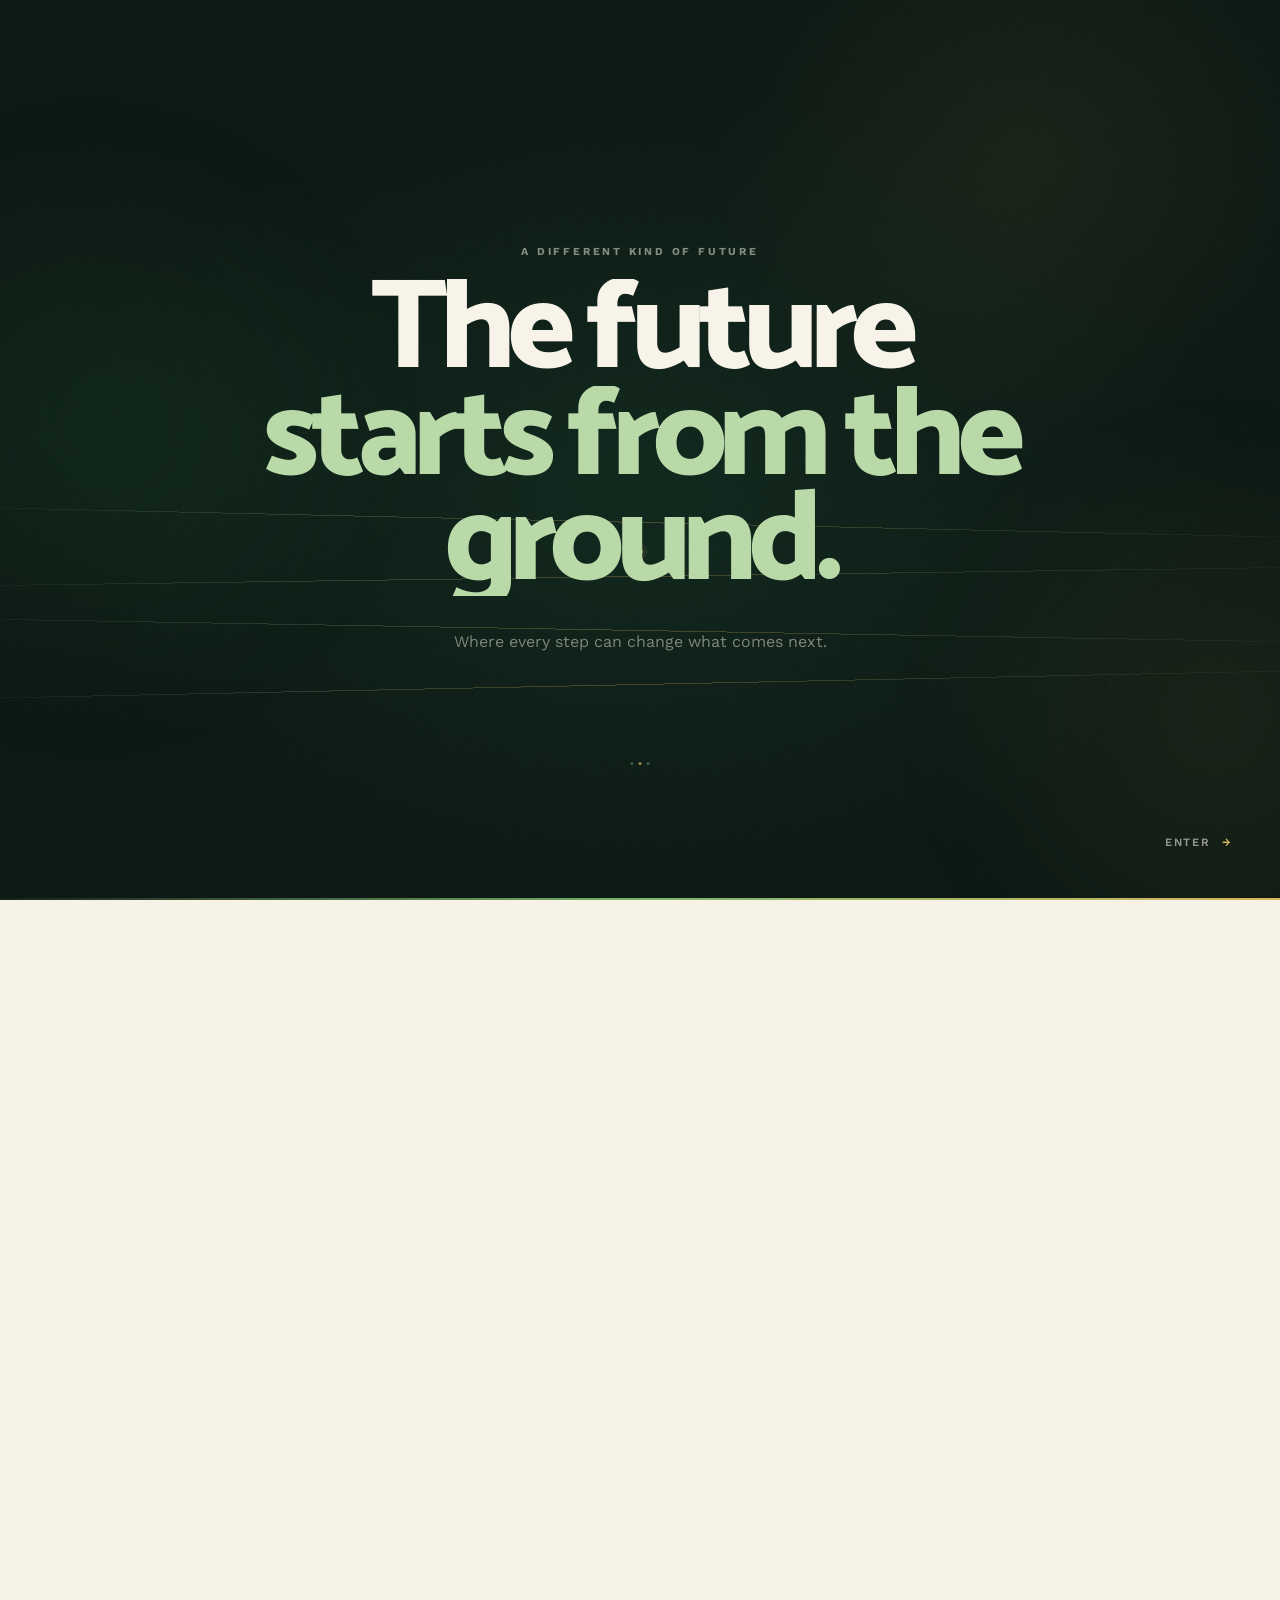
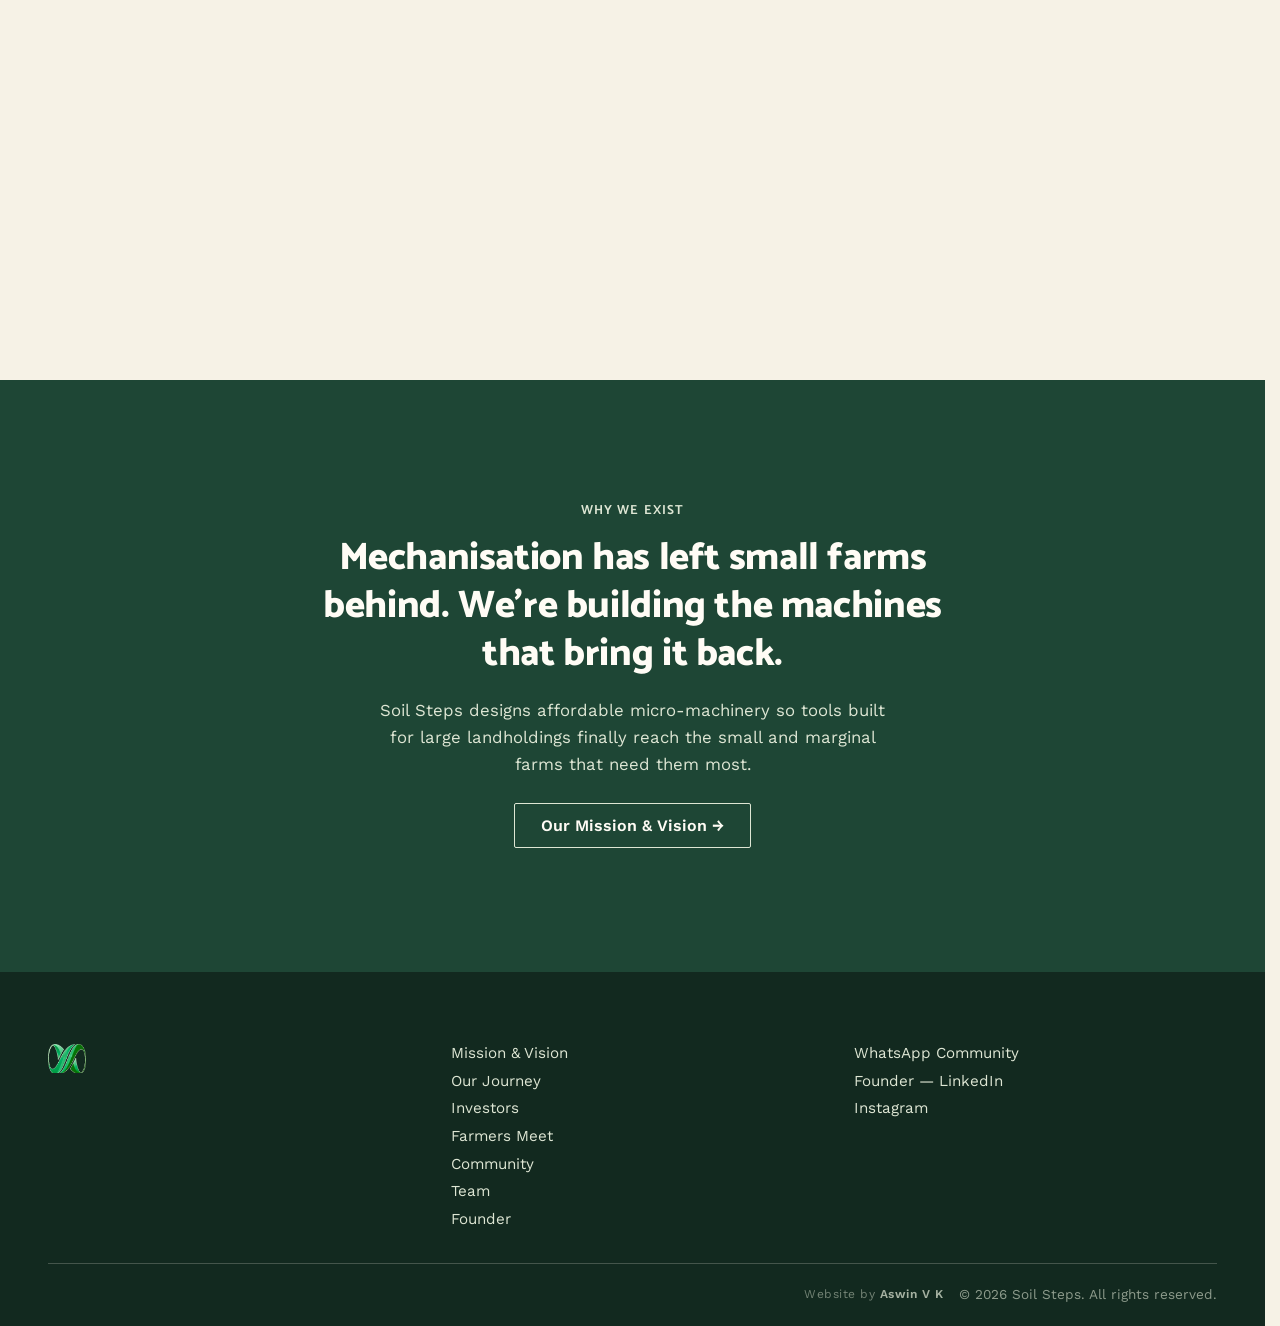
<file: index.html>
<!DOCTYPE html>
<html lang="en">
<head>
<meta charset="UTF-8">
<meta name="viewport" content="width=device-width, initial-scale=1.0">
<title>Soil Steps — Affordable Micro-Machinery for Small Farmers</title>
<meta name="description" content="Soil Steps builds affordable micro-machinery so mechanisation reaches small and marginal farmers, not just large landholdings.">

<link rel="icon" href="assets/logo-icon.png" type="image/png">
<link rel="preconnect" href="https://fonts.googleapis.com">
<link rel="preconnect" href="https://fonts.gstatic.com" crossorigin>
<link href="https://fonts.googleapis.com/css2?family=Catamaran:wght@400;500;600;700;800;900&family=Tiro+Tamil&family=Work+Sans:wght@400;500;600&display=swap" rel="stylesheet">
<link rel="stylesheet" href="styles.css">
</head>
<body>

<!-- CINEMATIC INTRO — no logo, no loud loader, no forced interaction -->
<section class="cinematic-intro" id="cinematicIntro" aria-label="Soil Steps introduction">
  <div class="cinematic-grain" aria-hidden="true"></div>
  <div class="cinematic-glow cinematic-glow--a" aria-hidden="true"></div>
  <div class="cinematic-glow cinematic-glow--b" aria-hidden="true"></div>

  <div class="cinematic-field" aria-hidden="true">
    <span class="field-line field-line--1"></span>
    <span class="field-line field-line--2"></span>
    <span class="field-line field-line--3"></span>
    <span class="field-line field-line--4"></span>
    <span class="seed-light"></span>
  </div>

  <div class="cinematic-copy">
    <p class="cinematic-kicker">A different kind of future</p>
    <div class="cinematic-statement">
      <span class="cinematic-line">The future</span>
      <span class="cinematic-line cinematic-line--accent">starts from the ground.</span>
    </div>
    <p class="cinematic-sub">Where every step can change what comes next.</p>
  </div>

  <div class="cinematic-mark" aria-hidden="true">
    <span></span><span></span><span></span>
  </div>

  <button class="cinematic-skip" id="cinematicSkip" type="button">
    Enter <span>→</span>
  </button>

  <div class="cinematic-progress" aria-hidden="true"><span></span></div>
</section>


<header class="nav" id="nav">
  <div class="nav-inner">
    <a href="index.html" class="nav-brand" aria-label="Soil Steps home">
      <img src="assets/logo-icon.png" alt="" class="nav-brand-icon">
      <span class="nav-brand-word">Soil Steps</span>
    </a>

    <nav class="nav-links" aria-label="Primary">
      <a href="mission.html">Mission & Vision</a>
      <a href="journey.html">Our Journey</a>
      <a href="investors.html">Investors</a>
      <a href="farmers.html">Farmers Meet</a>
      <a href="community.html">Community</a>
      <a href="team.html">Team</a>
      <a href="founder.html">Founder</a>
    </nav>

    <button class="nav-toggle" id="navToggle" aria-label="Open menu" aria-expanded="false" aria-controls="mobileMenu">
      <span></span><span></span><span></span>
    </button>
  </div>

  <div class="mobile-menu" id="mobileMenu">
    <a href="mission.html">Mission & Vision</a>
    <a href="journey.html">Our Journey</a>
    <a href="investors.html">Investors</a>
    <a href="farmers.html">Farmers Meet</a>
    <a href="community.html">Community</a>
    <a href="team.html">Team</a>
    <a href="founder.html">Founder</a>
  </div>
</header>

<main id="top">
  <section class="hero-pin-wrap" id="heroPinWrap">
    <div class="hero" id="hero">
      <div class="hero-backdrop" aria-hidden="true">
        <div class="hero-field hero-field-a"></div>
        <div class="hero-field hero-field-b" id="heroFieldB"></div>
        <div class="hero-blob hero-blob-1"></div>
        <div class="hero-blob hero-blob-2"></div>
        <svg class="hero-horizon" viewBox="0 0 1440 900" preserveAspectRatio="none">
          <path d="M0,760 C 240,700 480,820 720,760 C 960,700 1200,820 1440,760 L1440,900 L0,900 Z" fill="var(--sage)" opacity="0.55"/>
          <path d="M0,820 C 240,780 480,860 720,820 C 960,780 1200,860 1440,820 L1440,900 L0,900 Z" fill="var(--forest)" opacity="0.08"/>
        </svg>
        <div class="hero-dust" aria-hidden="true">
          <span></span><span></span><span></span>
        </div>
        <div class="hero-vignette"></div>
      </div>

      <div class="hero-content" id="heroContent">
        <div class="hero-logo-scroll" id="heroLogoScroll">
          <div class="hero-logo-wrap">
            <div class="hero-logo-glow" aria-hidden="true"></div>
            <img src="assets/logo-full.png" alt="Soil Steps" class="hero-logo">
          </div>
        </div>

        <div class="hero-tamil-scroll" id="heroTamilScroll">
          <h1 class="hero-tamil" lang="ta">உழந்தும் உழவே தலை</h1>
        </div>

        <div class="hero-mascot-scroll" id="heroMascotScroll">
          <div class="hero-mascot-parallax" id="heroMascotParallax">
            <div class="hero-mascot-float">
              <img src="assets/mascot.png" alt="The Soil Steps mascot, a sprout-headed companion carrying a farmer's satchel" class="hero-mascot" id="heroMascot">
            </div>
            <div class="hero-mascot-shadow" aria-hidden="true"></div>
          </div>
        </div>
      </div>

      <button class="scroll-cue" id="scrollCue" aria-label="Scroll to explore">
        <span class="scroll-cue-label">Scroll</span>
        <span class="scroll-cue-track"><span class="scroll-cue-dot"></span></span>
      </button>
    </div>
  </section>

  <section class="intro-bridge reveal" id="introBridge">
    <div class="intro-bridge-inner">
      <span class="eyebrow eyebrow--light eyebrow--center">Why we exist</span>
      <h2>Mechanisation has left small farms behind. We're building the machines that bring it back.</h2>
      <p class="section-intro section-intro--light">Soil Steps designs affordable micro-machinery so tools built for large landholdings finally reach the small and marginal farms that need them most.</p>
      <a href="mission.html" class="btn-outline btn-outline--light">Our Mission &amp; Vision →</a>
    </div>
  </section>
</main>

<footer class="site-footer">
  <div class="footer-top">
    <div class="footer-brand">
      <img src="assets/logo-icon.png" alt="Soil Steps" class="footer-icon">
      <p class="footer-tamil" lang="ta"></p>
    </div>

    <nav class="footer-links" aria-label="Footer">
      <a href="mission.html">Mission & Vision</a>
      <a href="journey.html">Our Journey</a>
      <a href="investors.html">Investors</a>
      <a href="farmers.html">Farmers Meet</a>
      <a href="community.html">Community</a>
      <a href="team.html">Team</a>
      <a href="founder.html">Founder</a>
    </nav>

    <div class="footer-actions">
      <a href="https://chat.whatsapp.com/KdXnLK70JwxG7caefhdeGS?s=cl&p=a&mlu=4&ilr=4" target="_blank" rel="noopener noreferrer">WhatsApp Community</a>
      <a href="https://www.linkedin.com/in/siva-sooryaa-subburaj?utm_source=share_via&utm_content=profile&utm_medium=member_android" target="_blank" rel="noopener noreferrer">Founder — LinkedIn</a>
      <a class="footer-social-link" href="https://www.instagram.com/soilsteps?utm_source=ig_web_button_share_sheet&stkn=ZDNlZDc0MzIxNw==" target="_blank" rel="noopener noreferrer">Instagram</a>
    </div>
  </div>

  <div class="footer-bottom">
    <span class="website-credit">Website by <strong>Aswin V K</strong></span>
    <p>&copy; <span id="year"></span> Soil Steps. All rights reserved.</p>
  </div>
</footer>

<a class="social-fab" href="https://www.instagram.com/soilsteps?utm_source=ig_web_button_share_sheet&stkn=ZDNlZDc0MzIxNw==" target="_blank" rel="noopener noreferrer" aria-label="Visit Soil Steps on Instagram">
  <svg viewBox="0 0 24 24" aria-hidden="true">
    <defs>
      <linearGradient id="igGrad" x1="2" y1="22" x2="22" y2="2" gradientUnits="userSpaceOnUse">
        <stop offset="0" stop-color="#FEDA75"/>
        <stop offset="0.3" stop-color="#FA7E1E"/>
        <stop offset="0.6" stop-color="#D62976"/>
        <stop offset="0.85" stop-color="#962FBF"/>
        <stop offset="1" stop-color="#4F5BD5"/>
      </linearGradient>
    </defs>
    <rect x="2" y="2" width="20" height="20" rx="6" fill="url(#igGrad)"/>
    <circle cx="12" cy="12" r="5" stroke="#fff" stroke-width="1.6" fill="none"/>
    <circle cx="17.4" cy="6.6" r="1.15" fill="#fff"/>
  </svg>
</a>

<script src="script.js"></script>
</body>
</html>
</file>
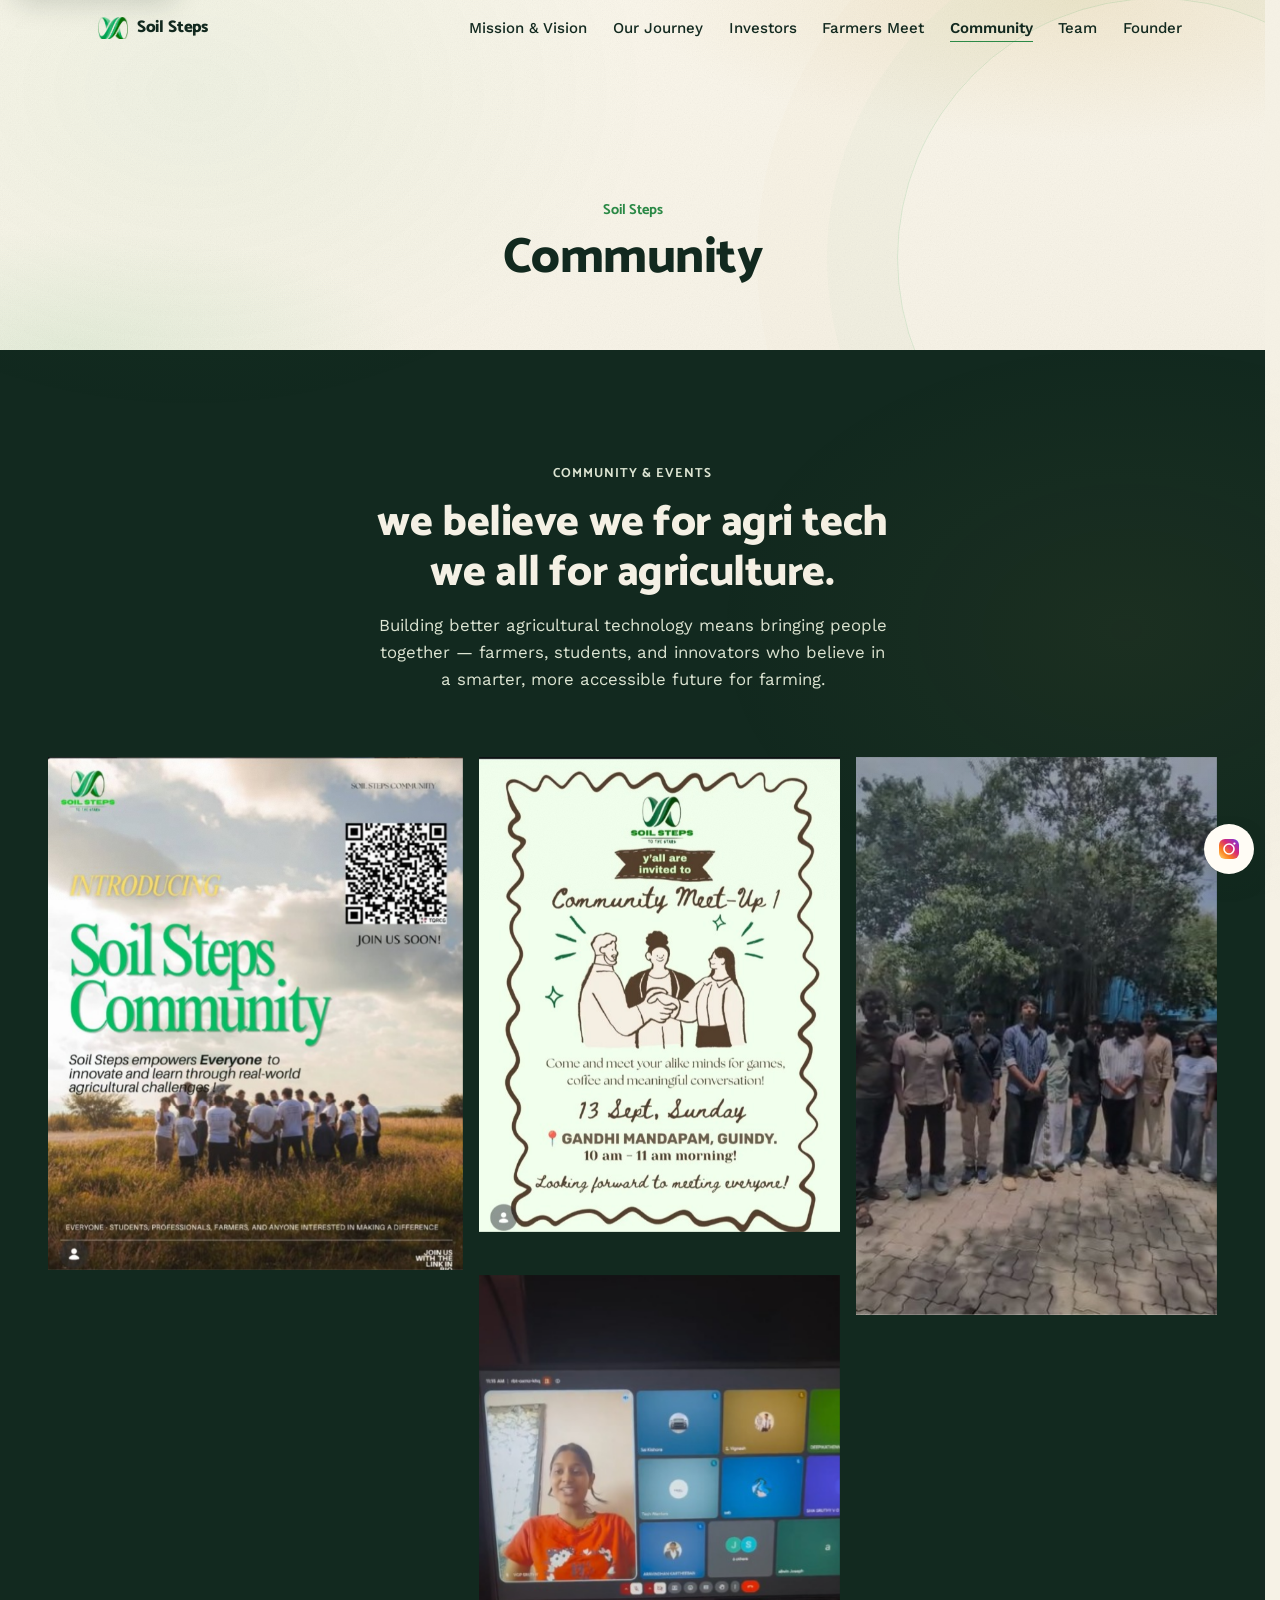
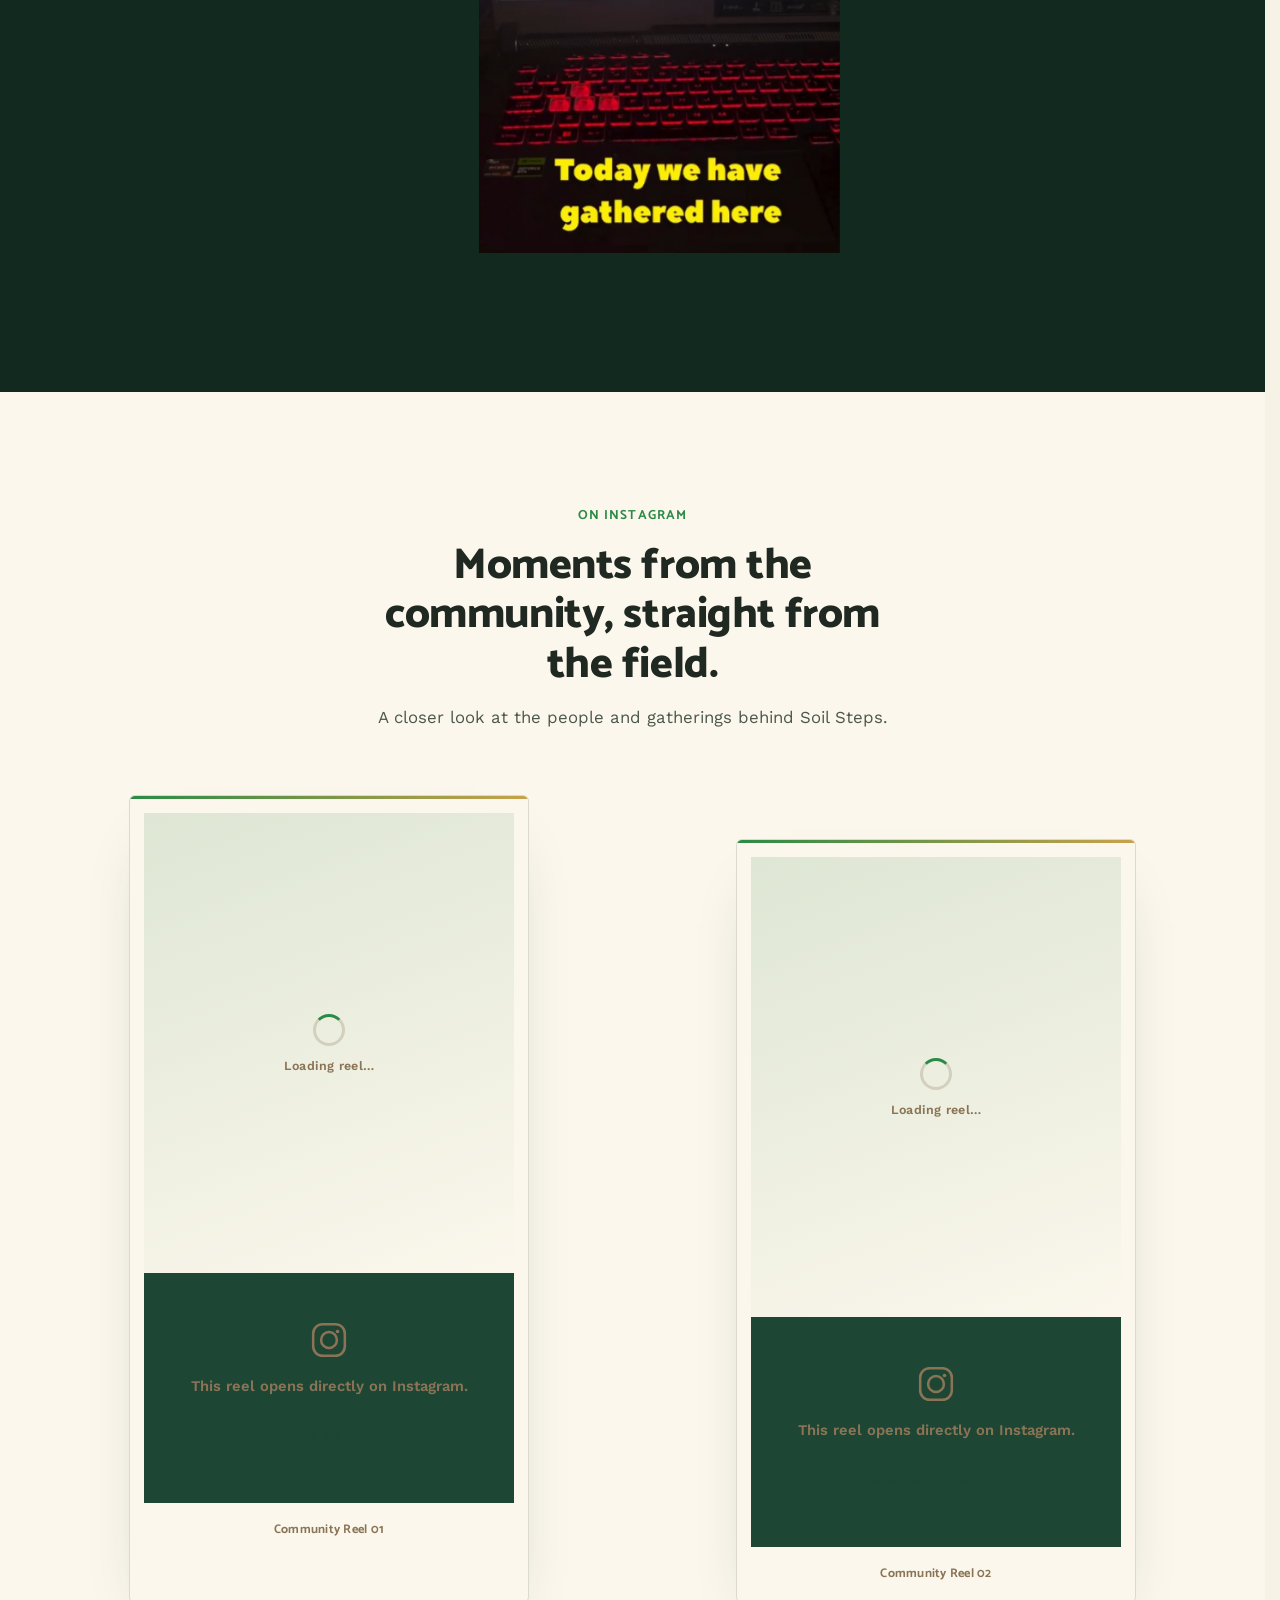
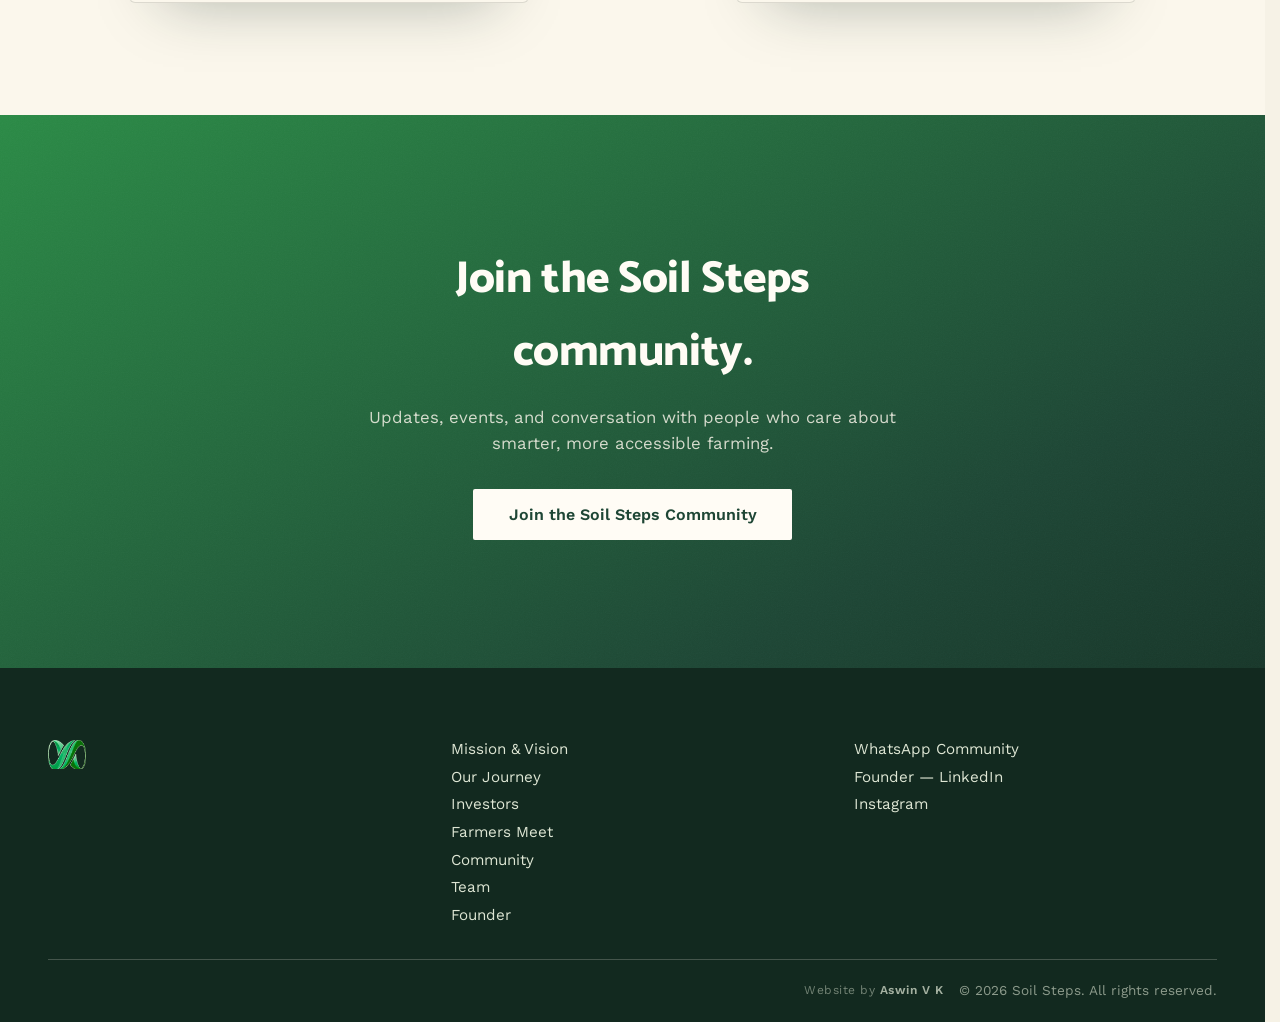
<file: community.html>
<!DOCTYPE html>
<html lang="en">
<head>
<meta charset="UTF-8">
<meta name="viewport" content="width=device-width, initial-scale=1.0">
<title>Community — Soil Steps</title>
<meta name="description" content="Join the Soil Steps community of farmers, students, and innovators.">

<link rel="icon" href="assets/logo-icon.png" type="image/png">
<link rel="preconnect" href="https://fonts.googleapis.com">
<link rel="preconnect" href="https://fonts.gstatic.com" crossorigin>
<link href="https://fonts.googleapis.com/css2?family=Catamaran:wght@400;500;600;700;800;900&family=Tiro+Tamil&family=Work+Sans:wght@400;500;600&display=swap" rel="stylesheet">
<link rel="stylesheet" href="styles.css">
</head>
<body>

<header class="nav" id="nav">
  <div class="nav-inner">
    <a href="index.html" class="nav-brand" aria-label="Soil Steps home">
      <img src="assets/logo-icon.png" alt="" class="nav-brand-icon">
      <span class="nav-brand-word">Soil Steps</span>
    </a>

    <nav class="nav-links" aria-label="Primary">
      <a href="mission.html">Mission & Vision</a>
      <a href="journey.html">Our Journey</a>
      <a href="investors.html">Investors</a>
      <a href="farmers.html">Farmers Meet</a>
      <a href="community.html" class="is-active">Community</a>
      <a href="team.html">Team</a>
      <a href="founder.html">Founder</a>
    </nav>

    <button class="nav-toggle" id="navToggle" aria-label="Open menu" aria-expanded="false" aria-controls="mobileMenu">
      <span></span><span></span><span></span>
    </button>
  </div>

  <div class="mobile-menu" id="mobileMenu">
    <a href="mission.html">Mission & Vision</a>
    <a href="journey.html">Our Journey</a>
    <a href="investors.html">Investors</a>
    <a href="farmers.html">Farmers Meet</a>
    <a href="community.html" class="is-active">Community</a>
    <a href="team.html">Team</a>
    <a href="founder.html">Founder</a>
  </div>
</header>

<main>
  <div class="page-hero page-hero--ivory">
    <span class="page-hero-eyebrow">Soil Steps</span>
    <h1>Community</h1>
  </div>

  <section class="community-section" id="community">
    <div class="section-head reveal">
      <span class="eyebrow eyebrow--light">Community &amp; Events</span>
      <h2>we believe we for agri tech we all for agriculture.</h2>
      <p class="section-intro section-intro--light">Building better agricultural technology means bringing people together — farmers, students, and innovators who believe in a smarter, more accessible future for farming.</p>
    </div>

    <div class="gallery reveal" id="communityGallery"></div>
  </section>

  <section class="reel-showcase surface-ivory" id="community-reels">
    <div class="section-head reveal">
      <span class="eyebrow">On Instagram</span>
      <h2>Moments from the community, straight from the field.</h2>
      <p class="section-intro">A closer look at the people and gatherings behind Soil Steps.</p>
    </div>
    <div class="reel-grid reveal" id="communityReels"></div>
  </section>

  <section class="join" id="join">
    <div class="join-inner reveal">
      <h2>Join the Soil Steps community.</h2>
      <p>Updates, events, and conversation with people who care about smarter, more accessible farming.</p>
      <a class="btn-cta" href="https://chat.whatsapp.com/KdXnLK70JwxG7caefhdeGS?s=cl&amp;p=a&amp;mlu=4&amp;ilr=4" target="_blank" rel="noopener noreferrer">
        Join the Soil Steps Community
      </a>
    </div>
  </section>
</main>

<div class="lightbox" id="lightbox" aria-hidden="true">
  <button class="lightbox-close" id="lightboxClose" aria-label="Close">&times;</button>
  <div class="lightbox-content" id="lightboxContent"></div>
</div>

<footer class="site-footer">
  <div class="footer-top">
    <div class="footer-brand">
      <img src="assets/logo-icon.png" alt="Soil Steps" class="footer-icon">
      <p class="footer-tamil" lang="ta"></p>
    </div>

    <nav class="footer-links" aria-label="Footer">
      <a href="mission.html">Mission & Vision</a>
      <a href="journey.html">Our Journey</a>
      <a href="investors.html">Investors</a>
      <a href="farmers.html">Farmers Meet</a>
      <a href="community.html">Community</a>
      <a href="team.html">Team</a>
      <a href="founder.html">Founder</a>
    </nav>

    <div class="footer-actions">
      <a href="https://chat.whatsapp.com/KdXnLK70JwxG7caefhdeGS?s=cl&p=a&mlu=4&ilr=4" target="_blank" rel="noopener noreferrer">WhatsApp Community</a>
      <a href="https://www.linkedin.com/in/siva-sooryaa-subburaj?utm_source=share_via&utm_content=profile&utm_medium=member_android" target="_blank" rel="noopener noreferrer">Founder — LinkedIn</a>
      <a class="footer-social-link" href="https://www.instagram.com/soilsteps?utm_source=ig_web_button_share_sheet&stkn=ZDNlZDc0MzIxNw==" target="_blank" rel="noopener noreferrer">Instagram</a>
    </div>
  </div>

  <div class="footer-bottom">
    <span class="website-credit">Website by <strong>Aswin V K</strong></span>
    <p>&copy; <span id="year"></span> Soil Steps. All rights reserved.</p>
  </div>
</footer>

<a class="social-fab" href="https://www.instagram.com/soilsteps?utm_source=ig_web_button_share_sheet&stkn=ZDNlZDc0MzIxNw==" target="_blank" rel="noopener noreferrer" aria-label="Visit Soil Steps on Instagram">
  <svg viewBox="0 0 24 24" aria-hidden="true">
    <defs>
      <linearGradient id="igGrad" x1="2" y1="22" x2="22" y2="2" gradientUnits="userSpaceOnUse">
        <stop offset="0" stop-color="#FEDA75"/>
        <stop offset="0.3" stop-color="#FA7E1E"/>
        <stop offset="0.6" stop-color="#D62976"/>
        <stop offset="0.85" stop-color="#962FBF"/>
        <stop offset="1" stop-color="#4F5BD5"/>
      </linearGradient>
    </defs>
    <rect x="2" y="2" width="20" height="20" rx="6" fill="url(#igGrad)"/>
    <circle cx="12" cy="12" r="5" stroke="#fff" stroke-width="1.6" fill="none"/>
    <circle cx="17.4" cy="6.6" r="1.15" fill="#fff"/>
  </svg>
</a>

<script src="script.js"></script>
</body>
</html>
</file>
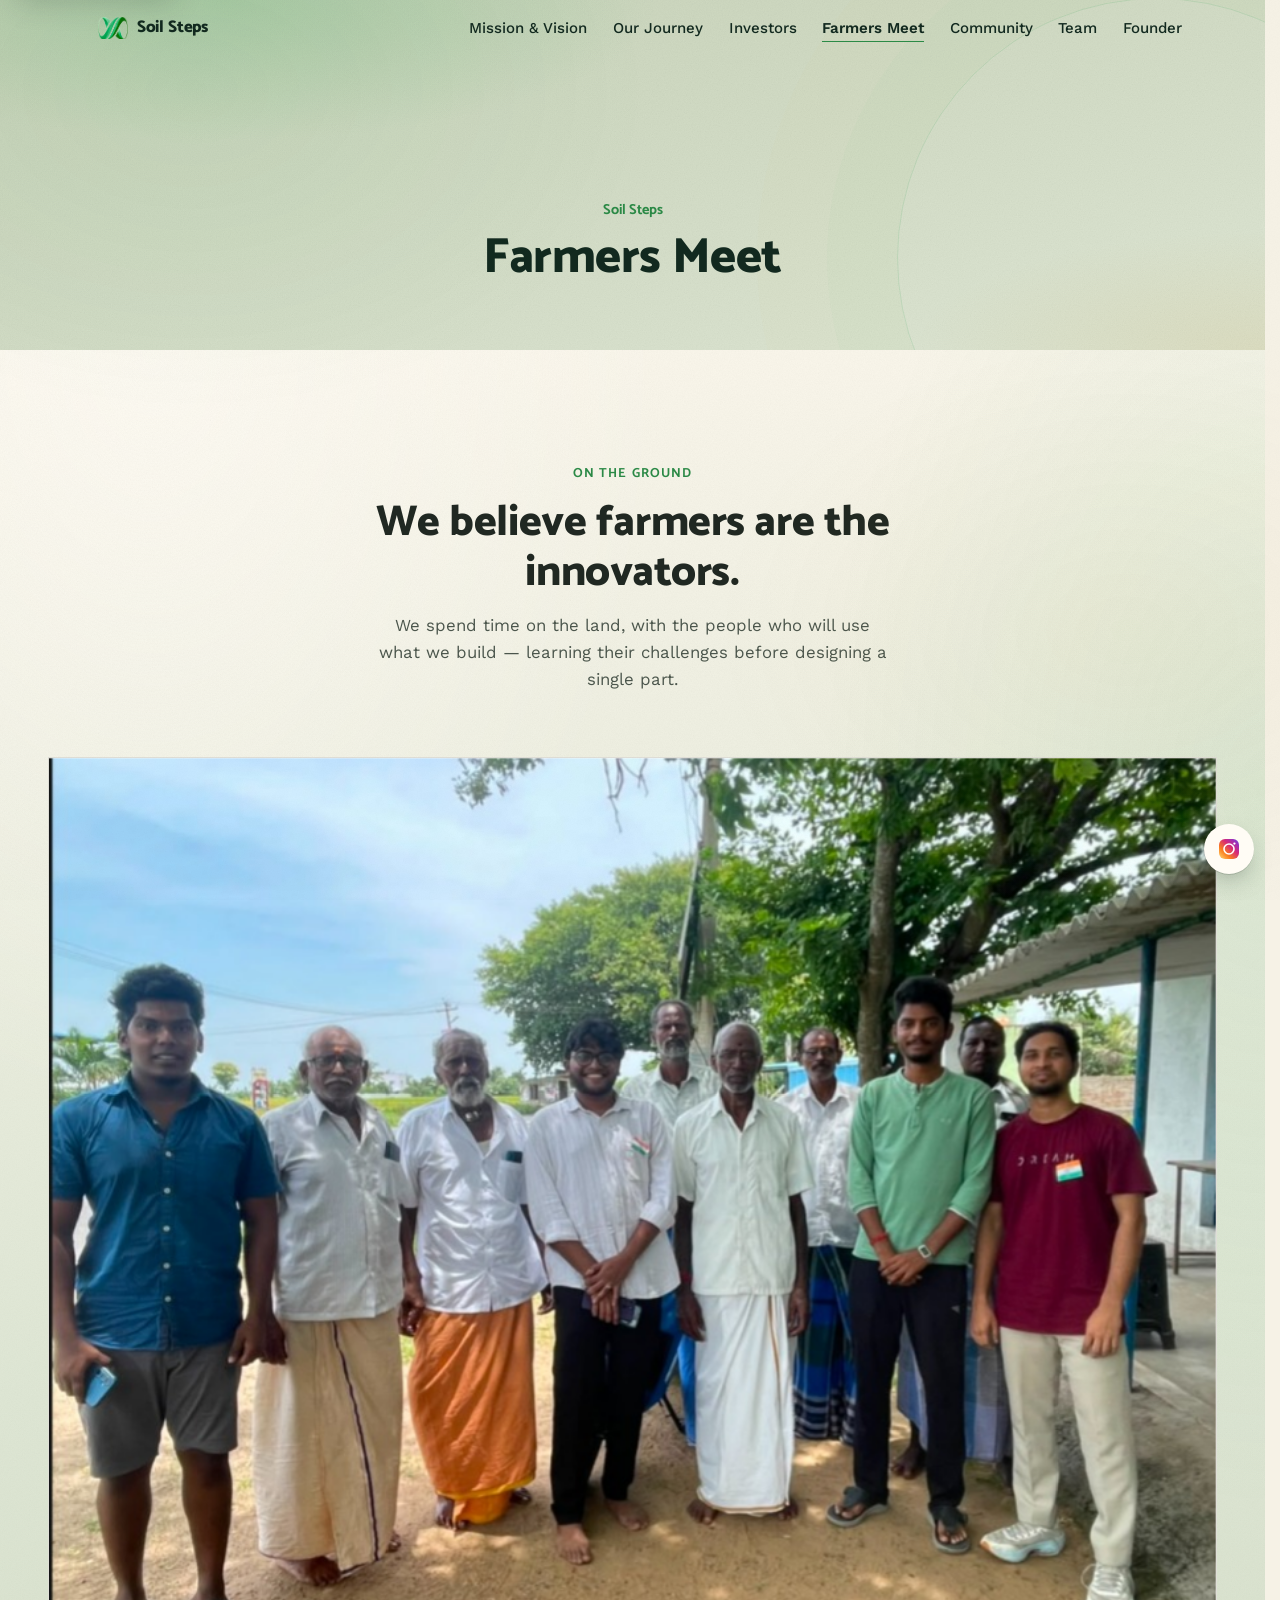
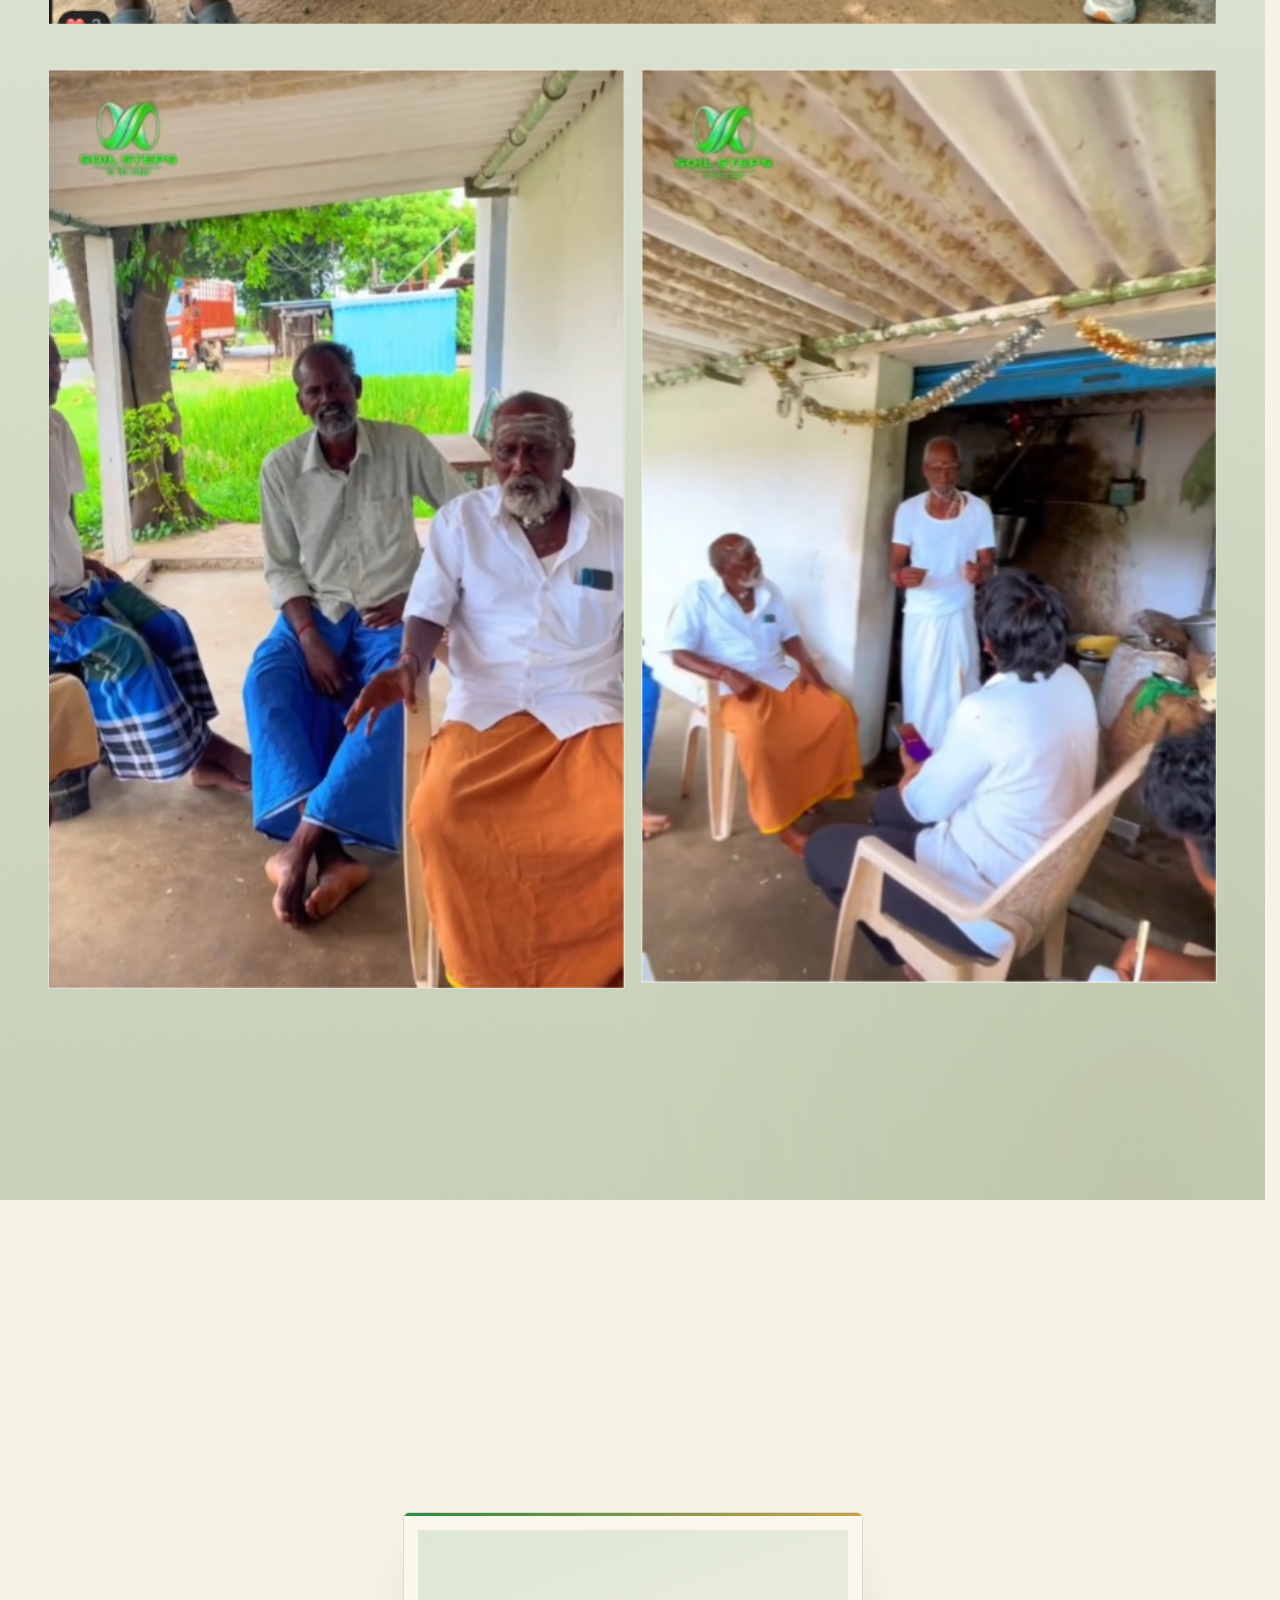
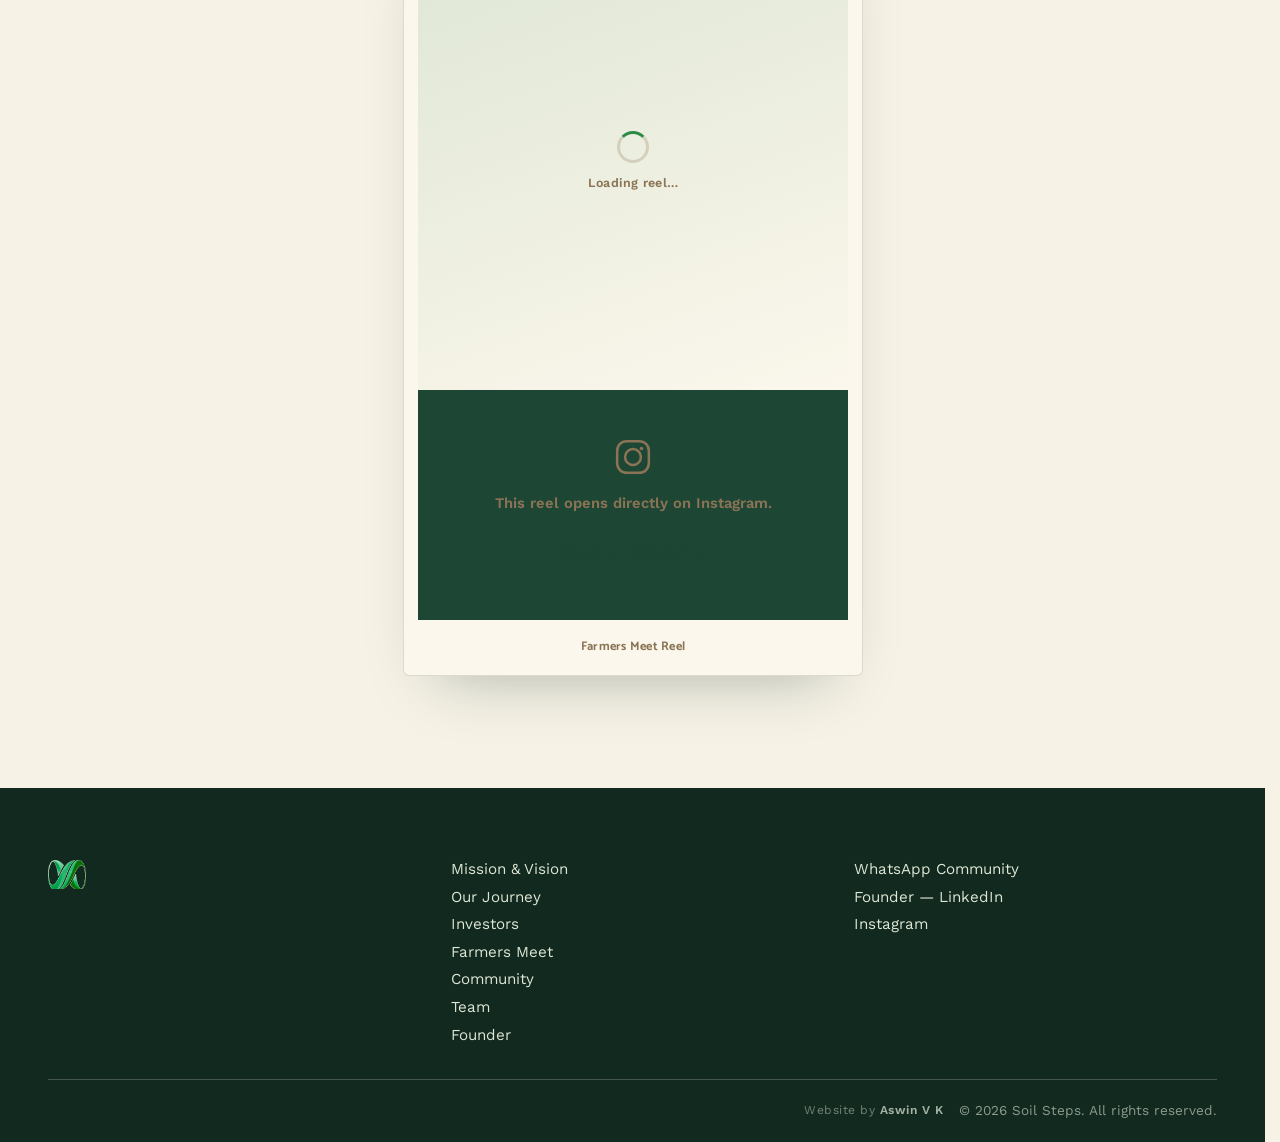
<file: farmers.html>
<!DOCTYPE html>
<html lang="en">
<head>
<meta charset="UTF-8">
<meta name="viewport" content="width=device-width, initial-scale=1.0">
<title>Farmers Meet — Soil Steps</title>
<meta name="description" content="Soil Steps meets farmers directly to learn their challenges before designing.">

<link rel="icon" href="assets/logo-icon.png" type="image/png">
<link rel="preconnect" href="https://fonts.googleapis.com">
<link rel="preconnect" href="https://fonts.gstatic.com" crossorigin>
<link href="https://fonts.googleapis.com/css2?family=Catamaran:wght@400;500;600;700;800;900&family=Tiro+Tamil&family=Work+Sans:wght@400;500;600&display=swap" rel="stylesheet">
<link rel="stylesheet" href="styles.css">
</head>
<body>

<header class="nav" id="nav">
  <div class="nav-inner">
    <a href="index.html" class="nav-brand" aria-label="Soil Steps home">
      <img src="assets/logo-icon.png" alt="" class="nav-brand-icon">
      <span class="nav-brand-word">Soil Steps</span>
    </a>

    <nav class="nav-links" aria-label="Primary">
      <a href="mission.html">Mission & Vision</a>
      <a href="journey.html">Our Journey</a>
      <a href="investors.html">Investors</a>
      <a href="farmers.html" class="is-active">Farmers Meet</a>
      <a href="community.html">Community</a>
      <a href="team.html">Team</a>
      <a href="founder.html">Founder</a>
    </nav>

    <button class="nav-toggle" id="navToggle" aria-label="Open menu" aria-expanded="false" aria-controls="mobileMenu">
      <span></span><span></span><span></span>
    </button>
  </div>

  <div class="mobile-menu" id="mobileMenu">
    <a href="mission.html">Mission & Vision</a>
    <a href="journey.html">Our Journey</a>
    <a href="investors.html">Investors</a>
    <a href="farmers.html" class="is-active">Farmers Meet</a>
    <a href="community.html">Community</a>
    <a href="team.html">Team</a>
    <a href="founder.html">Founder</a>
  </div>
</header>

<main>
  <div class="page-hero page-hero--sage">
    <span class="page-hero-eyebrow">Soil Steps</span>
    <h1>Farmers Meet</h1>
  </div>

  <section class="farmers" id="farmers-meet">
    <div class="section-head reveal">
      <span class="eyebrow">On The Ground</span>
      <h2>We believe farmers are the innovators.</h2>
      <p class="section-intro">We spend time on the land, with the people who will use what we build — learning their challenges before designing a single part.</p>
    </div>

    <div class="gallery--farmers reveal" id="farmersGallery"></div>


  </section>

  <section class="reel-showcase surface-cream" id="farmers-reel">
    <div class="section-head reveal">
      <span class="eyebrow">On Instagram</span>
      <h2>Watch a Farmers Meet, as it happened.</h2>
    </div>
    <div class="reel-grid reel-grid--single reveal" id="farmersReel"></div>
  </section>
</main>

<div class="lightbox" id="lightbox" aria-hidden="true">
  <button class="lightbox-close" id="lightboxClose" aria-label="Close">&times;</button>
  <div class="lightbox-content" id="lightboxContent"></div>
</div>

<footer class="site-footer">
  <div class="footer-top">
    <div class="footer-brand">
      <img src="assets/logo-icon.png" alt="Soil Steps" class="footer-icon">
      <p class="footer-tamil" lang="ta"></p>
    </div>

    <nav class="footer-links" aria-label="Footer">
      <a href="mission.html">Mission & Vision</a>
      <a href="journey.html">Our Journey</a>
      <a href="investors.html">Investors</a>
      <a href="farmers.html">Farmers Meet</a>
      <a href="community.html">Community</a>
      <a href="team.html">Team</a>
      <a href="founder.html">Founder</a>
    </nav>

    <div class="footer-actions">
      <a href="https://chat.whatsapp.com/KdXnLK70JwxG7caefhdeGS?s=cl&p=a&mlu=4&ilr=4" target="_blank" rel="noopener noreferrer">WhatsApp Community</a>
      <a href="https://www.linkedin.com/in/siva-sooryaa-subburaj?utm_source=share_via&utm_content=profile&utm_medium=member_android" target="_blank" rel="noopener noreferrer">Founder — LinkedIn</a>
      <a class="footer-social-link" href="https://www.instagram.com/soilsteps?utm_source=ig_web_button_share_sheet&stkn=ZDNlZDc0MzIxNw==" target="_blank" rel="noopener noreferrer">Instagram</a>
    </div>
  </div>

  <div class="footer-bottom">
    <span class="website-credit">Website by <strong>Aswin V K</strong></span>
    <p>&copy; <span id="year"></span> Soil Steps. All rights reserved.</p>
  </div>
</footer>

<a class="social-fab" href="https://www.instagram.com/soilsteps?utm_source=ig_web_button_share_sheet&stkn=ZDNlZDc0MzIxNw==" target="_blank" rel="noopener noreferrer" aria-label="Visit Soil Steps on Instagram">
  <svg viewBox="0 0 24 24" aria-hidden="true">
    <defs>
      <linearGradient id="igGrad" x1="2" y1="22" x2="22" y2="2" gradientUnits="userSpaceOnUse">
        <stop offset="0" stop-color="#FEDA75"/>
        <stop offset="0.3" stop-color="#FA7E1E"/>
        <stop offset="0.6" stop-color="#D62976"/>
        <stop offset="0.85" stop-color="#962FBF"/>
        <stop offset="1" stop-color="#4F5BD5"/>
      </linearGradient>
    </defs>
    <rect x="2" y="2" width="20" height="20" rx="6" fill="url(#igGrad)"/>
    <circle cx="12" cy="12" r="5" stroke="#fff" stroke-width="1.6" fill="none"/>
    <circle cx="17.4" cy="6.6" r="1.15" fill="#fff"/>
  </svg>
</a>

<script src="script.js"></script>
</body>
</html>
</file>
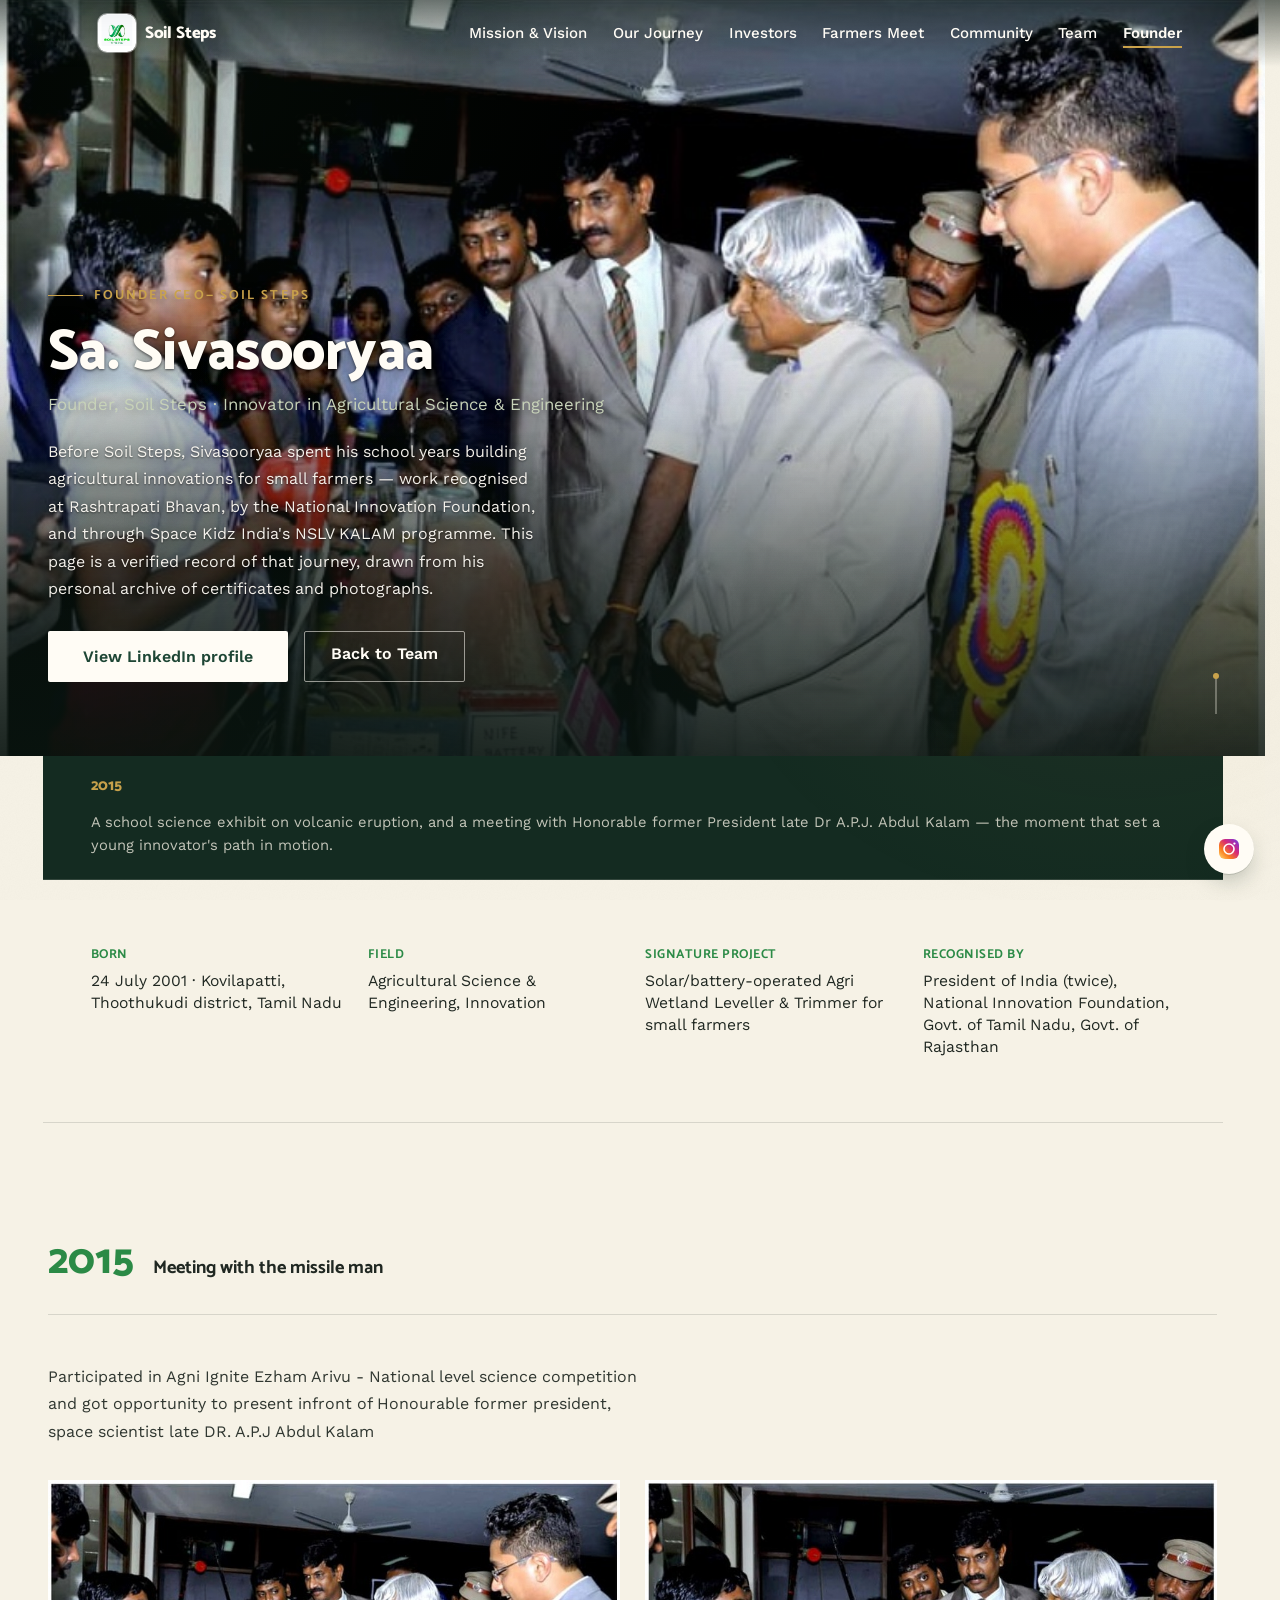
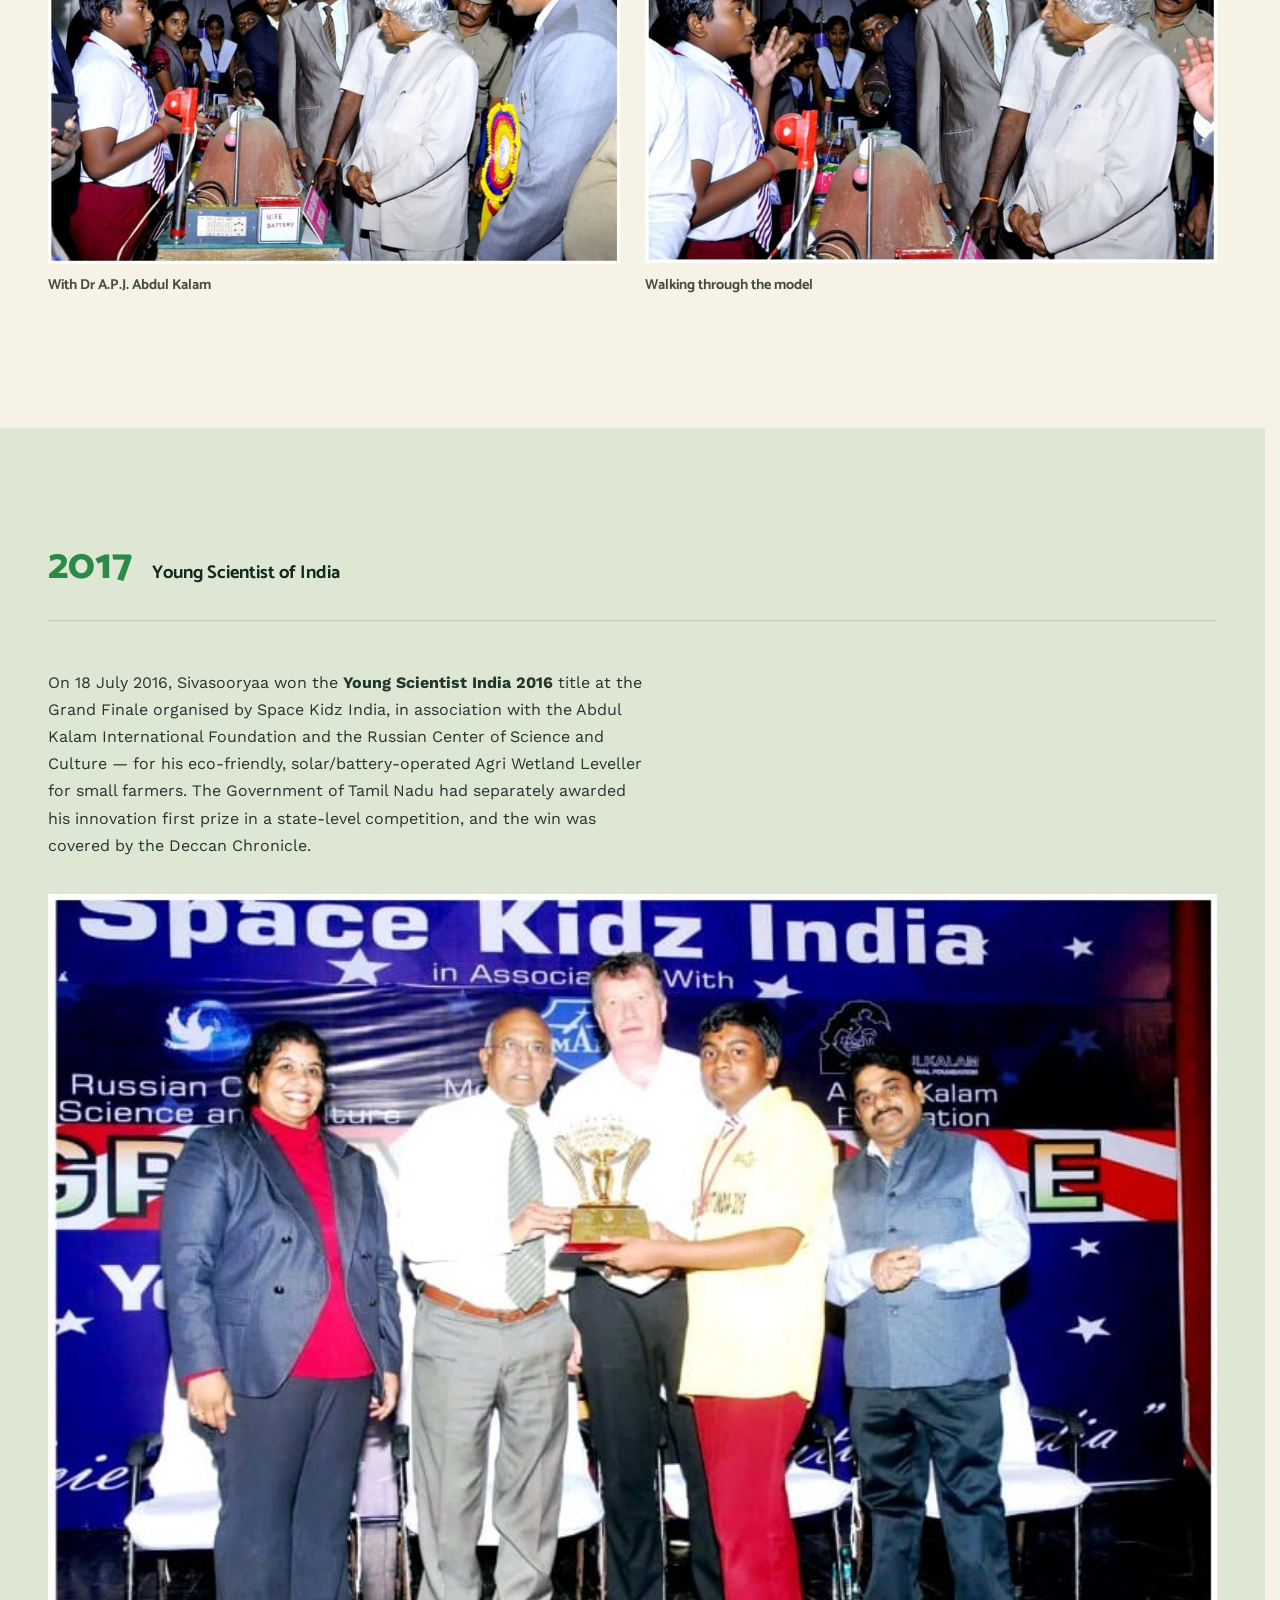
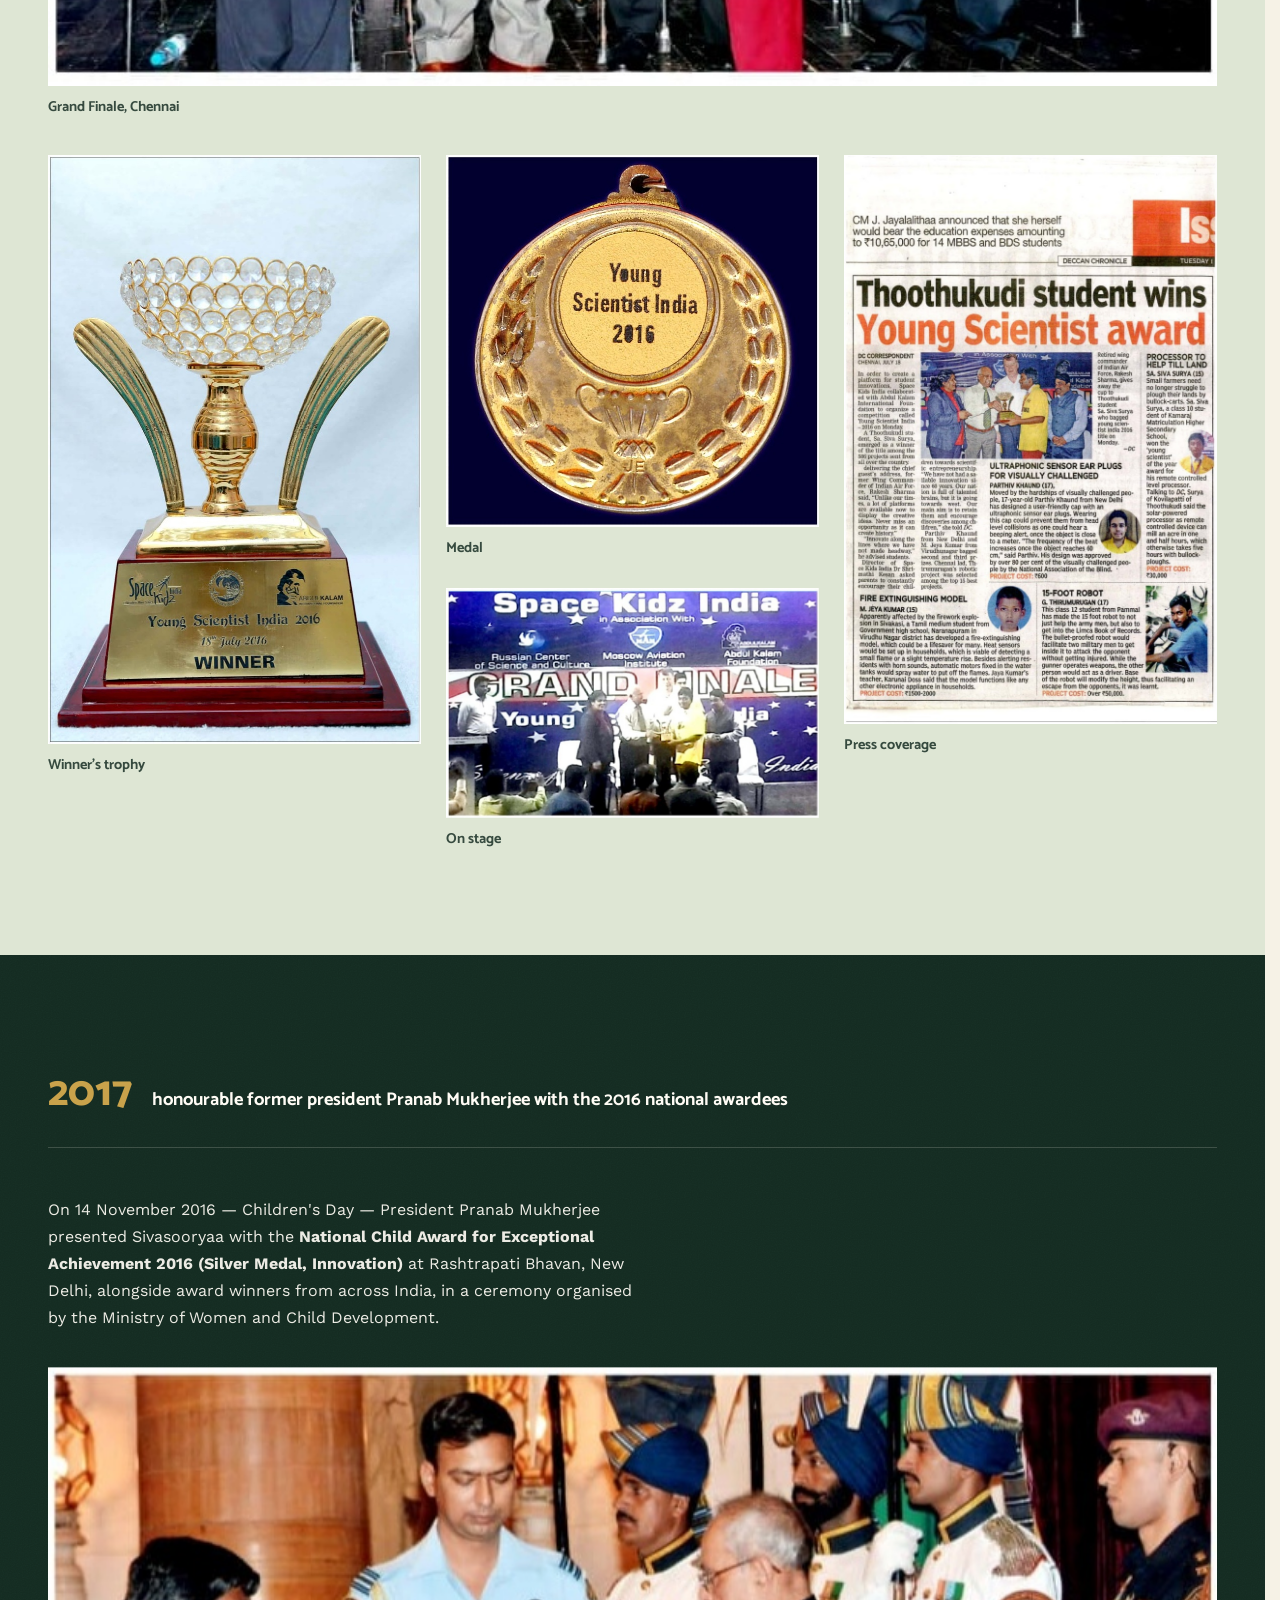
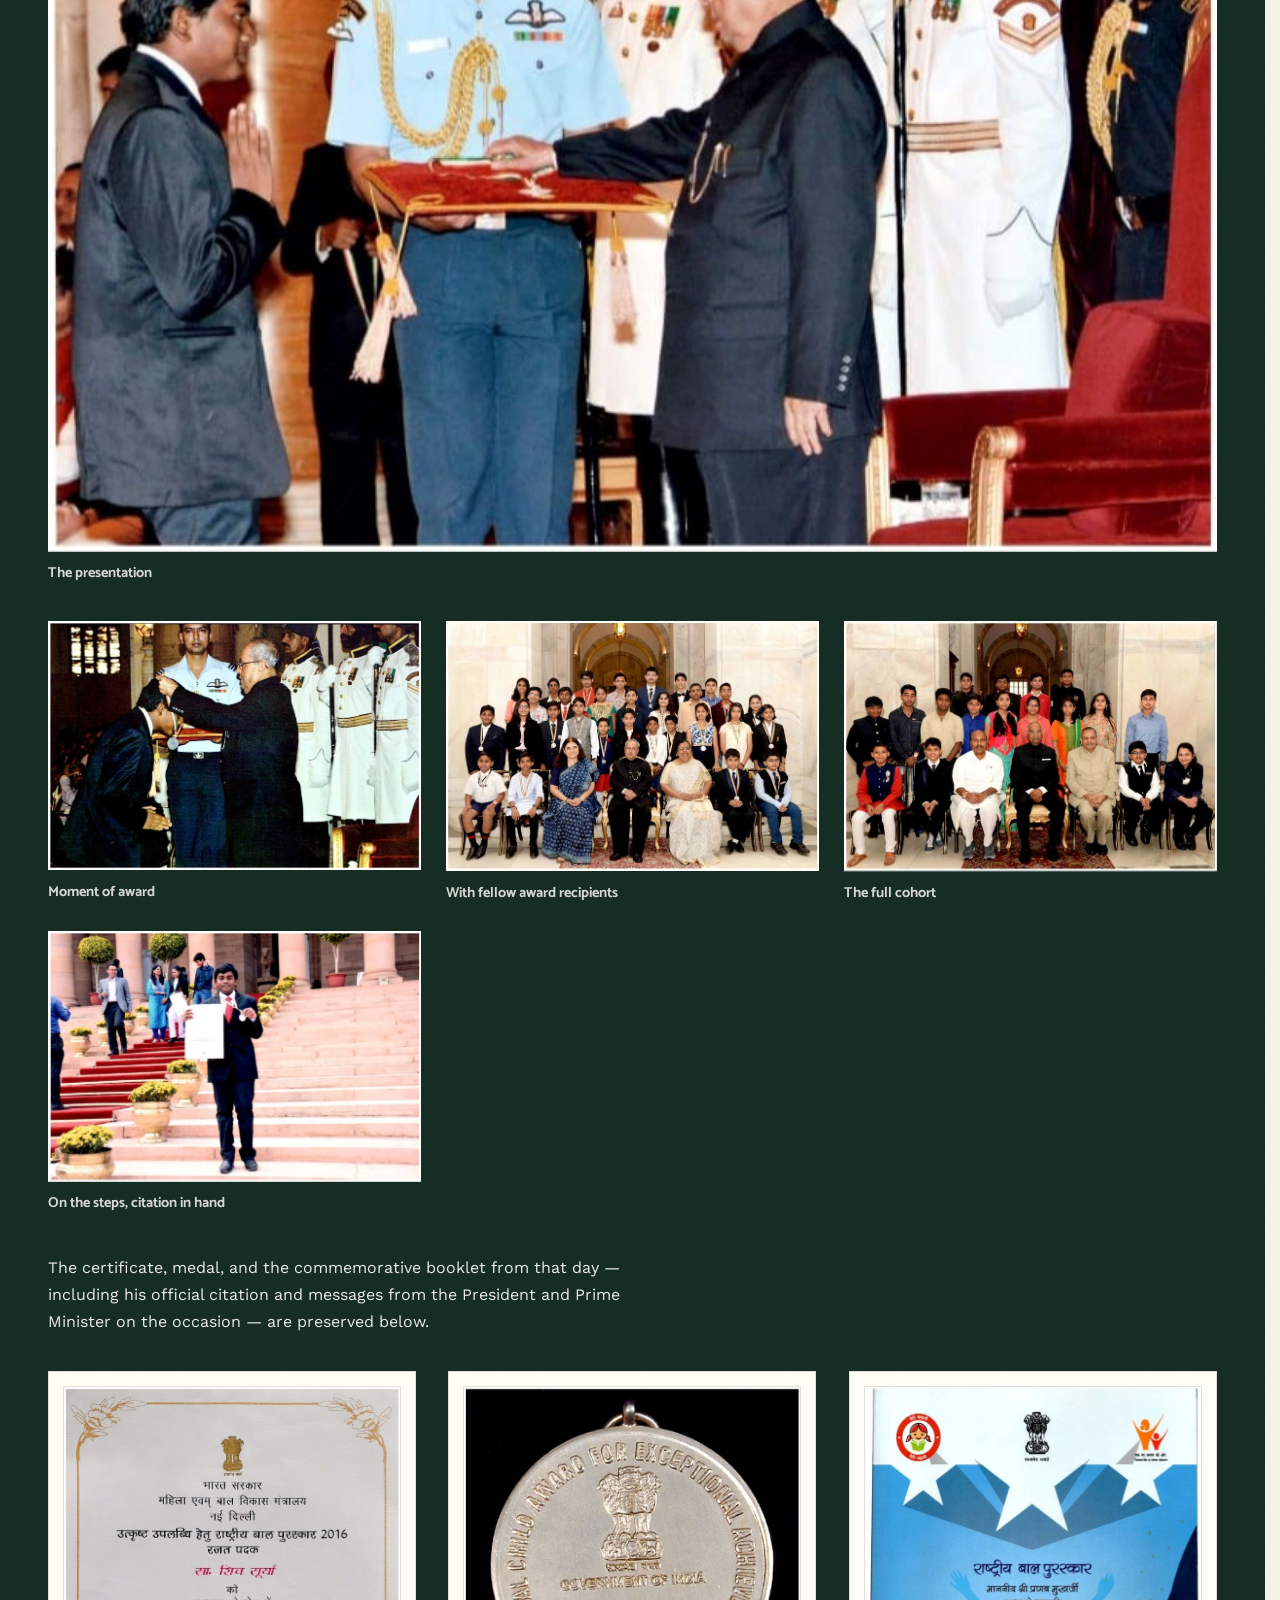
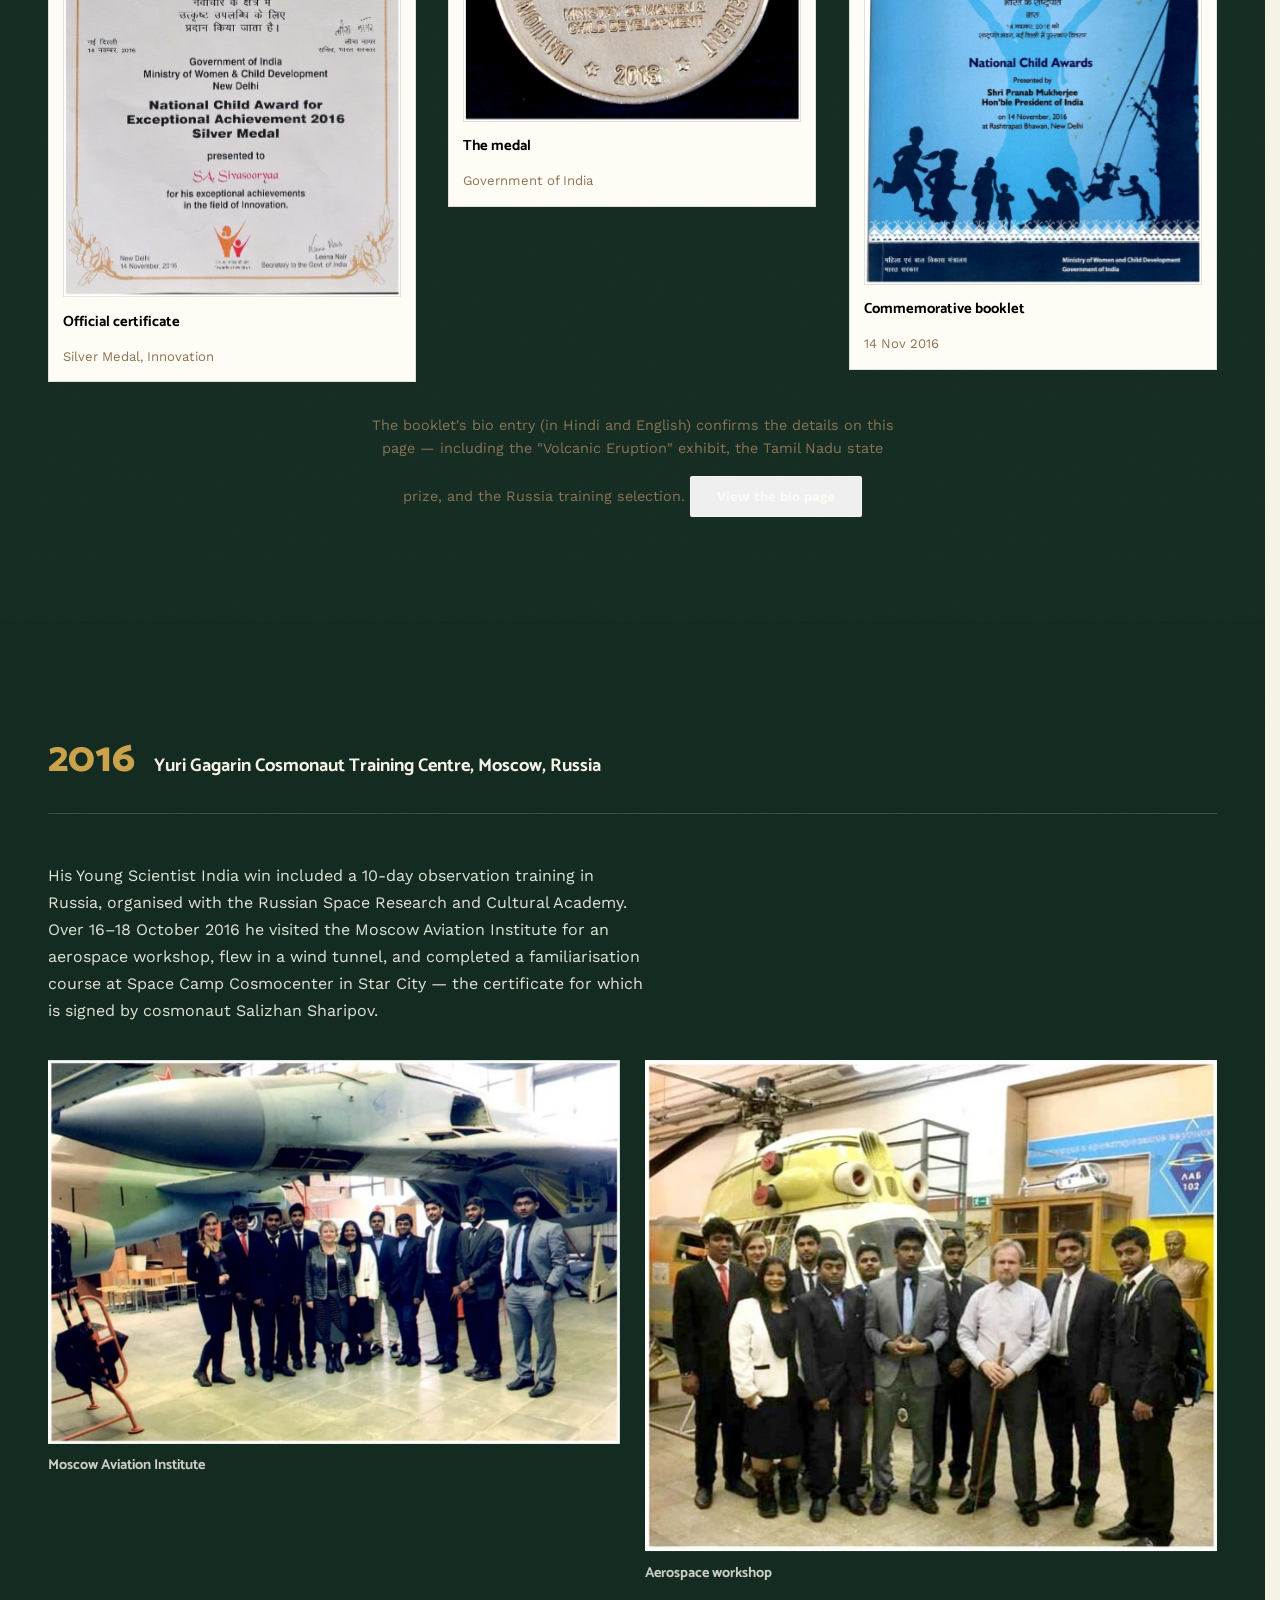
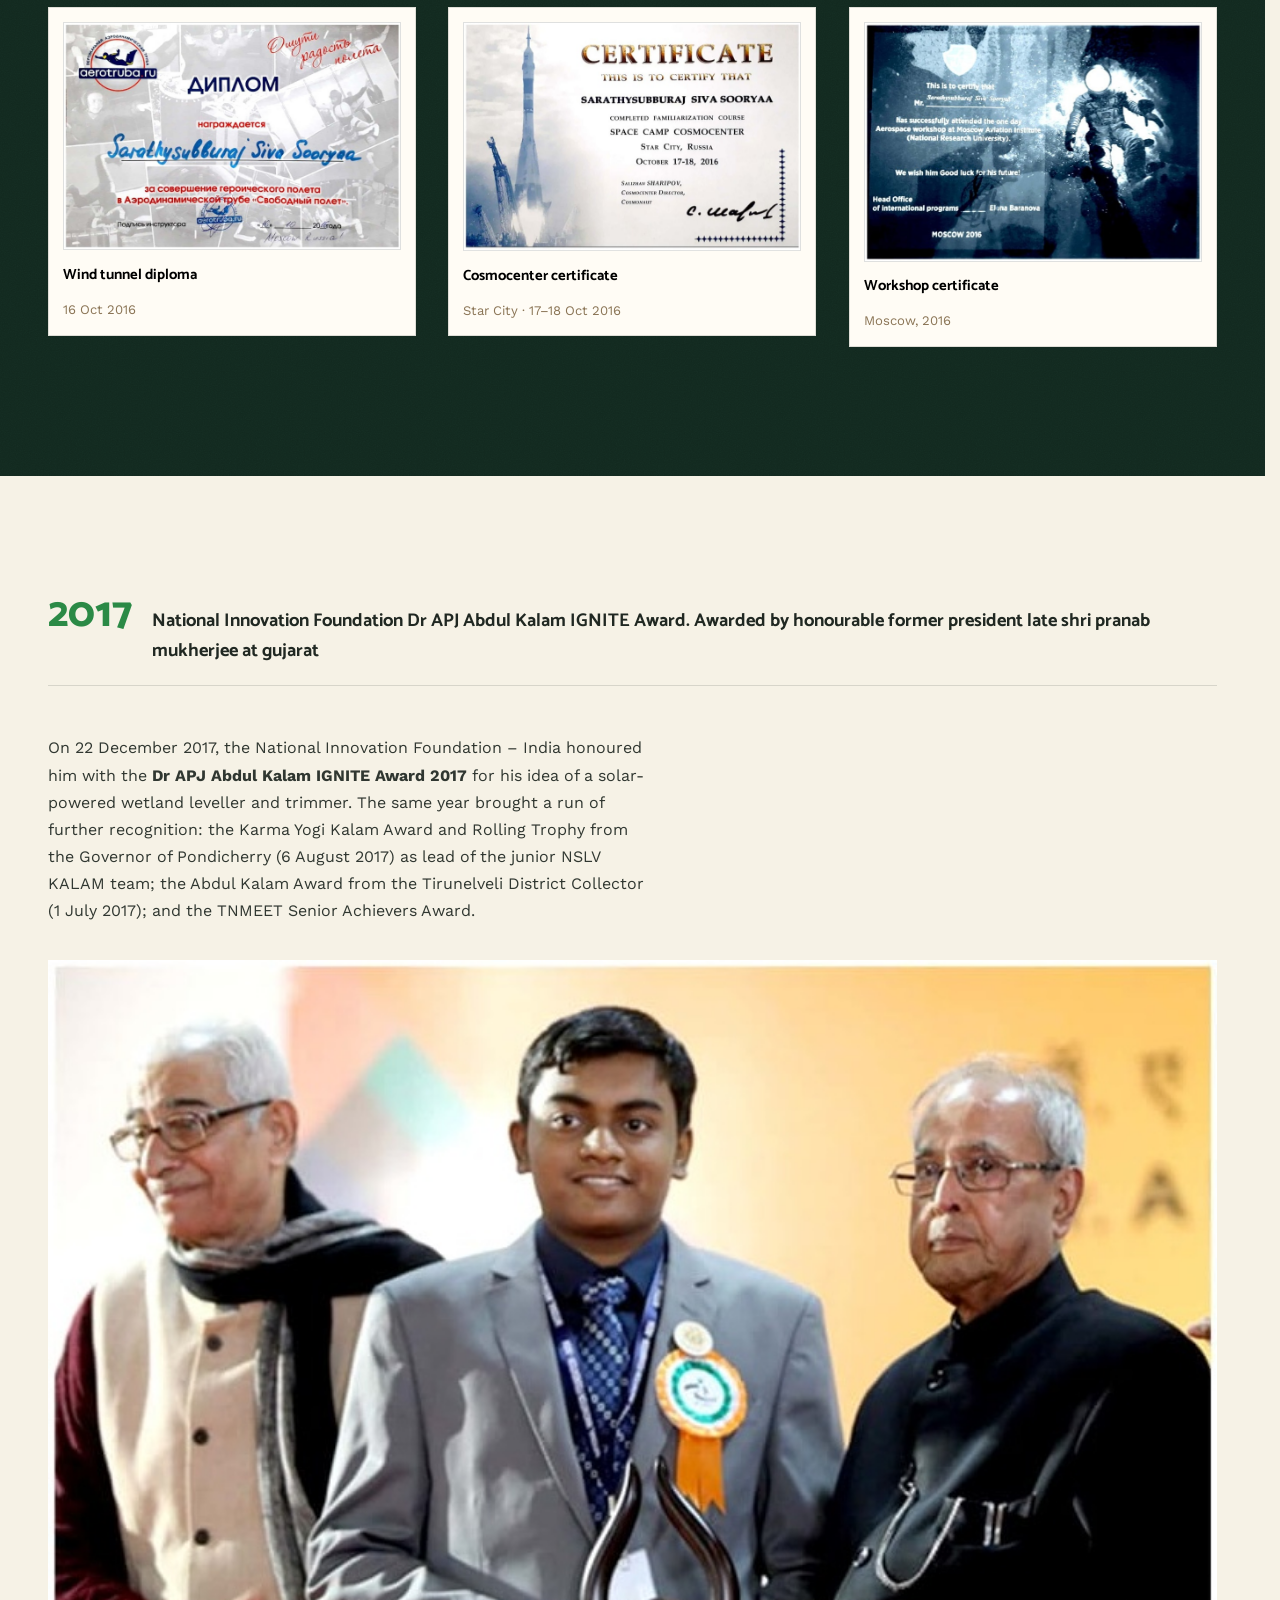
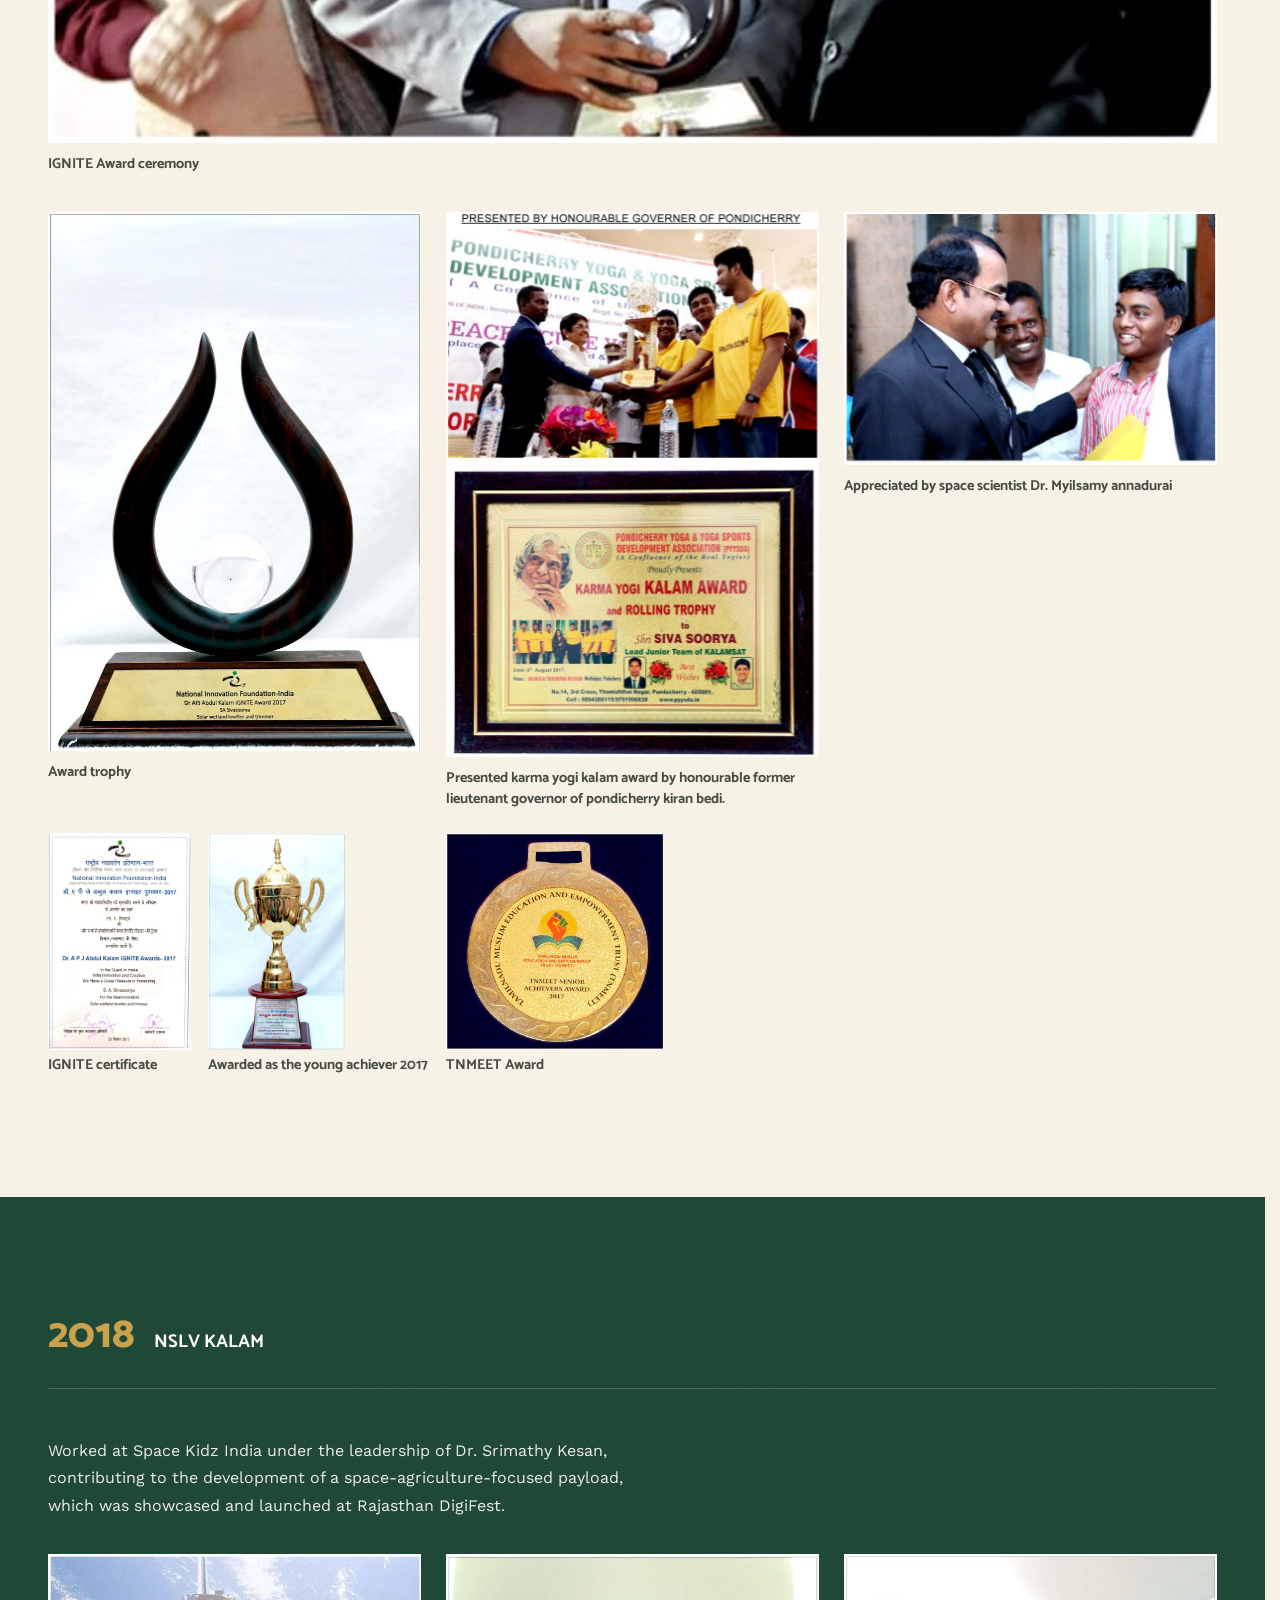
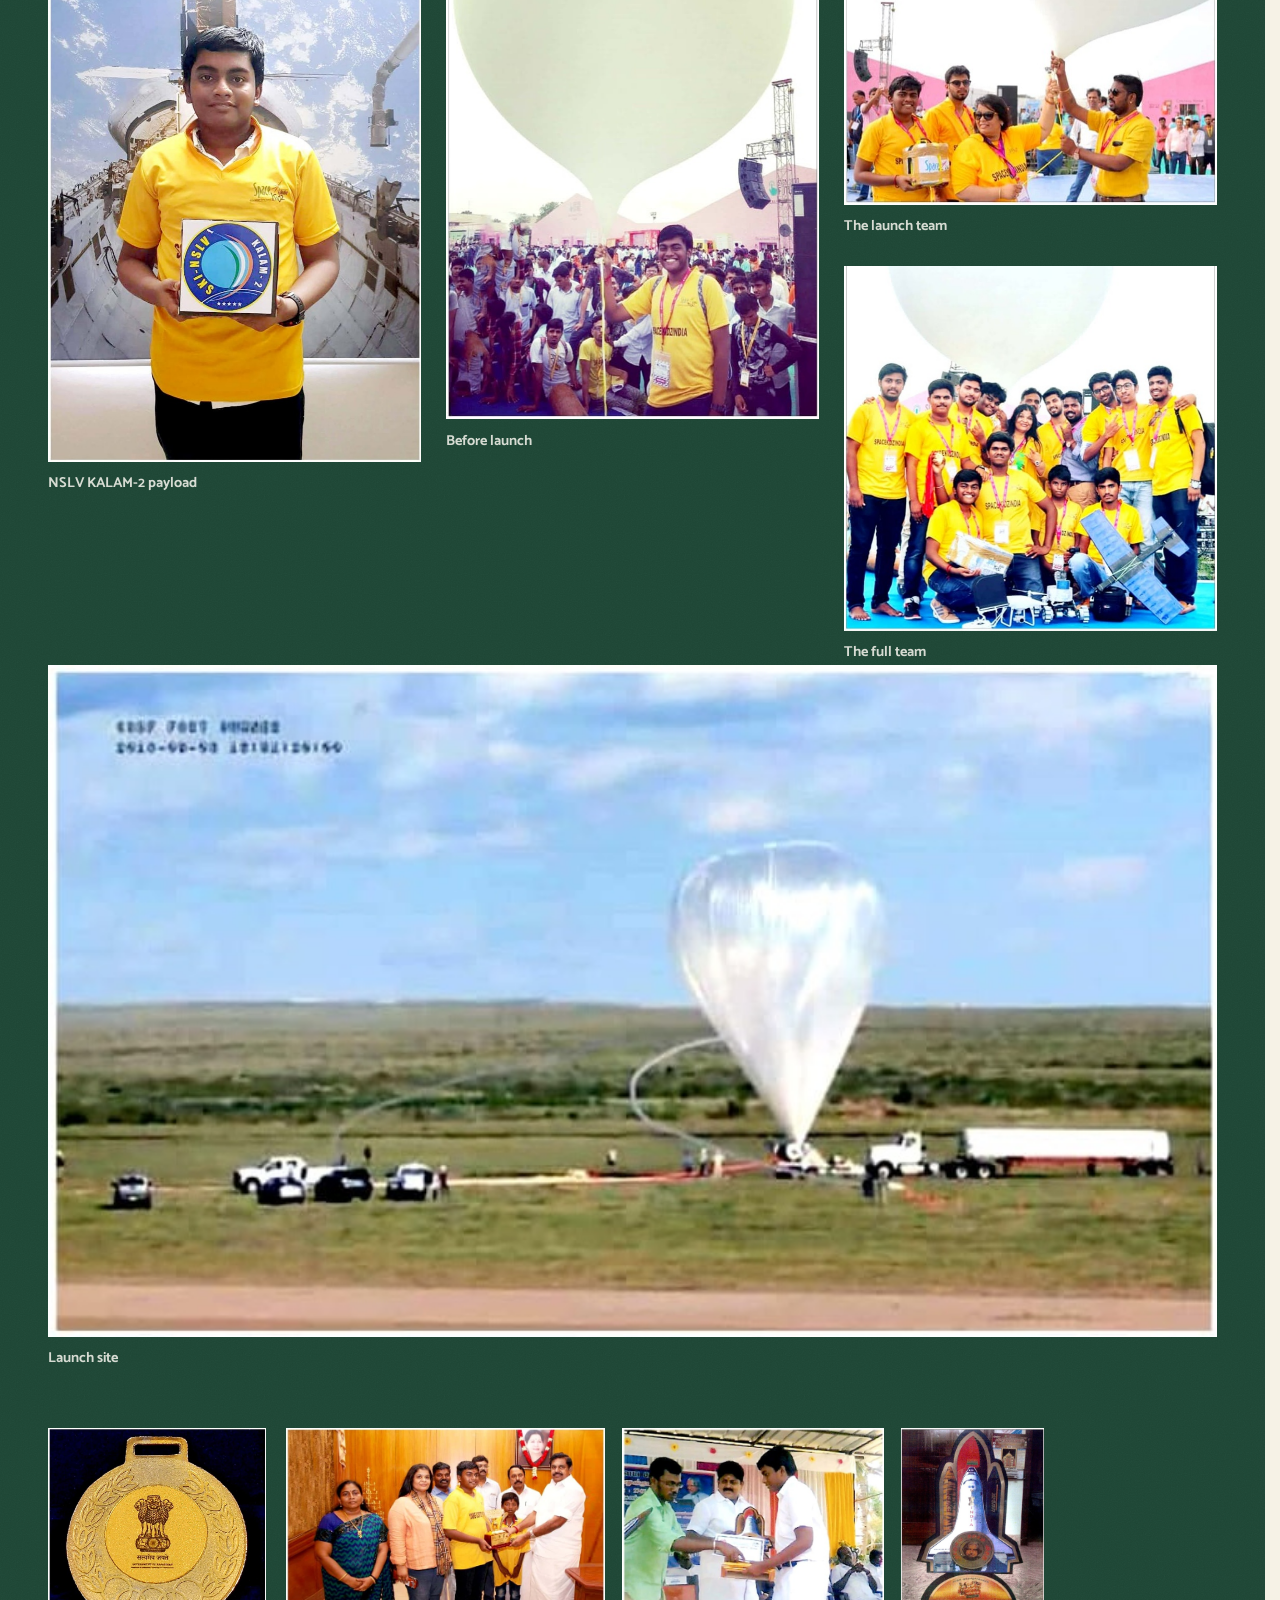
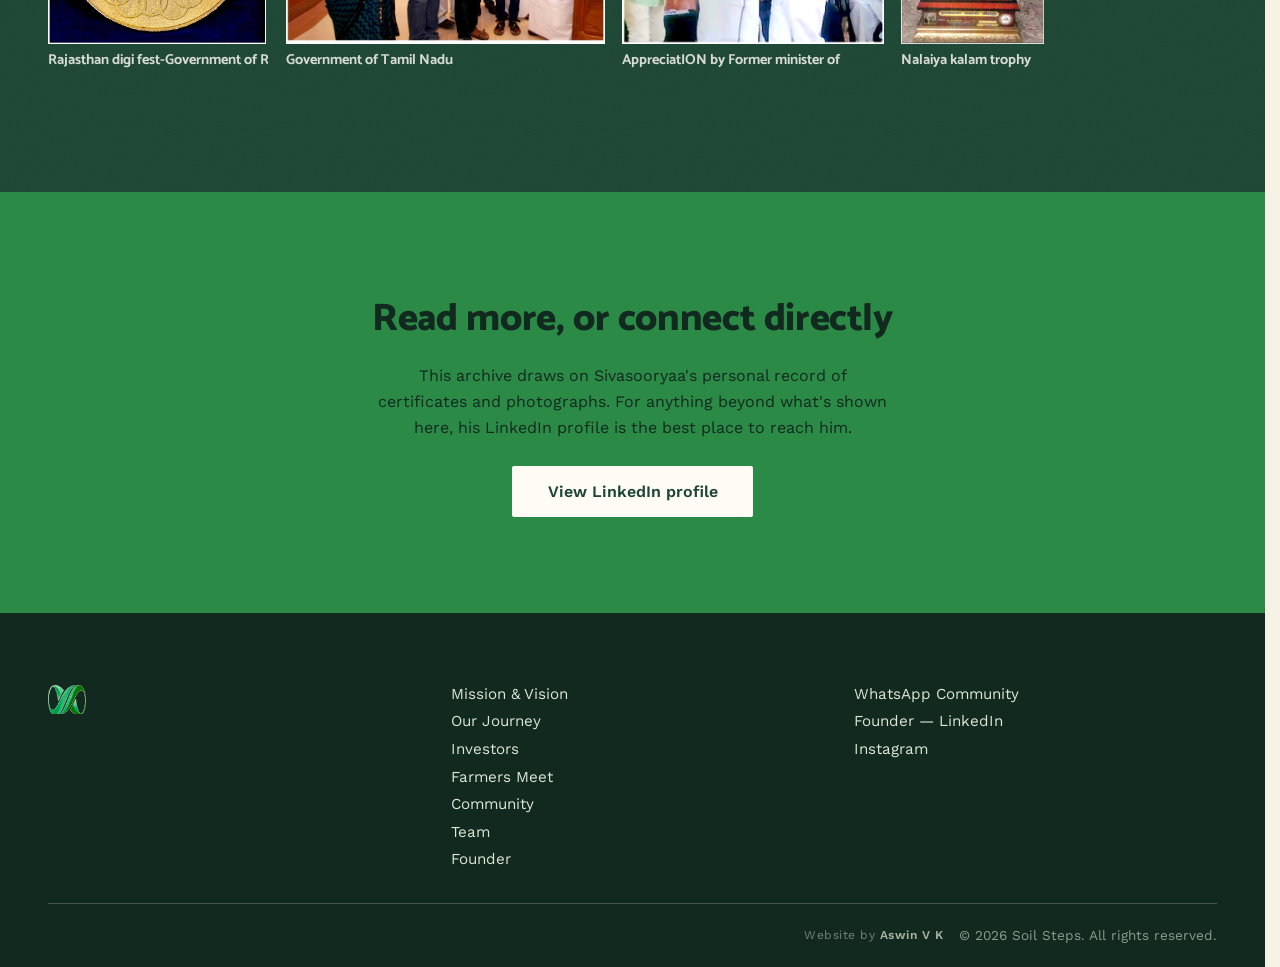
<file: founder.html>
<!DOCTYPE html>
<html lang="en">
<head>
<meta charset="UTF-8">
<meta name="viewport" content="width=device-width, initial-scale=1.0">
<title>Founder CEO — Soil Steps</title>
<meta name="description" content="Sa. Sivasooryaa, Founder of Soil Steps — an archive of verified achievements from science exhibitions to Rashtrapati Bhavan, Star City, and the NSLV KALAM programme.">

<link rel="icon" href="assets/logo-icon.png" type="image/png">
<link rel="preconnect" href="https://fonts.googleapis.com">
<link rel="preconnect" href="https://fonts.gstatic.com" crossorigin>
<link href="https://fonts.googleapis.com/css2?family=Catamaran:wght@400;500;600;700;800;900&family=Tiro+Tamil&family=Work+Sans:wght@400;500;600&display=swap" rel="stylesheet">
<link rel="stylesheet" href="styles.css">
</head>
<body>

<header class="nav nav--on-media" id="nav">
  <div class="nav-inner">
    <a href="index.html" class="nav-brand nav-brand--founder" aria-label="Soil Steps home">
      <img src="assets/logo-premium.png" alt="" class="nav-brand-icon nav-brand-icon--founder">
      <span class="nav-brand-word">Soil Steps</span>
    </a>

    <nav class="nav-links" aria-label="Primary">
      <a href="mission.html">Mission & Vision</a>
      <a href="journey.html">Our Journey</a>
      <a href="investors.html">Investors</a>
      <a href="farmers.html">Farmers Meet</a>
      <a href="community.html">Community</a>
      <a href="team.html">Team</a>
      <a href="founder.html" class="is-active">Founder</a>
    </nav>

    <button class="nav-toggle" id="navToggle" aria-label="Open menu" aria-expanded="false" aria-controls="mobileMenu">
      <span></span><span></span><span></span>
    </button>
  </div>

  <div class="mobile-menu" id="mobileMenu">
    <a href="mission.html">Mission & Vision</a>
    <a href="journey.html">Our Journey</a>
    <a href="investors.html">Investors</a>
    <a href="farmers.html">Farmers Meet</a>
    <a href="community.html">Community</a>
    <a href="team.html">Team</a>
    <a href="founder.html" class="is-active">Founder</a>
  </div>
</header>

<main>

  <!-- ============ OPENING — THE KALAM MOMENT, FULL-BLEED HERO ============ -->
  <section class="founder-open" id="founder-hero">
    <div class="founder-open-media">
      <img src="assets/founder/kalam-exhibit-1.jpg" alt="A young Sivasooryaa presenting his volcanic-eruption science exhibit to former President Dr A.P.J. Abdul Kalam, surrounded by teachers, students and officials" width="761" height="511" class="founder-open-photo">
      <div class="founder-open-scrim" aria-hidden="true"></div>
    </div>
    <div class="founder-open-panel-wrap">
      <div class="founder-open-panel-inner">
        <div class="founder-open-panel">
          <span class="founder-open-eyebrow">Founder CEO— Soil Steps</span>
          <h1>Sa. Sivasooryaa</h1>
          <p class="founder-open-role">Founder, Soil Steps · Innovator in Agricultural Science &amp; Engineering</p>
          <p class="founder-open-lede">
            Before Soil Steps, Sivasooryaa spent his school years building agricultural
            innovations for small farmers — work recognised at Rashtrapati Bhavan, by the
            National Innovation Foundation, and through Space Kidz India's NSLV KALAM programme.
            This page is a verified record of that journey, drawn from his personal archive
            of certificates and photographs.
          </p>
          <div class="founder-open-actions">
            <a class="btn-cta" href="https://www.linkedin.com/in/siva-sooryaa-subburaj?utm_source=share_via&amp;utm_content=profile&amp;utm_medium=member_android" target="_blank" rel="noopener noreferrer">View LinkedIn profile</a>
            <a class="btn-outline btn-outline--light" href="team.html">Back to Team</a>
          </div>
        </div>
      </div>
    </div>
    <a href="#founder-facts" class="founder-open-scroll" aria-label="Scroll to the founder's verified facts"></a>
    </section>
  <p class="founder-open-credit"><span class="founder-open-credit-year">2015</span> A school science exhibit on volcanic eruption, and a meeting with Honorable former President late Dr&nbsp;A.P.J.&nbsp;Abdul&nbsp;Kalam — the moment that set a young innovator's path in motion.</p>
    <!-- ============ VERIFIED FACTS STRIP ============ -->
  <section class="founder-facts-strip" id="founder-facts">
    <dl class="founder-fact">
      <dt>Born</dt>
      <dd>24 July 2001 · Kovilapatti, Thoothukudi district, Tamil Nadu</dd>
    </dl>
    <dl class="founder-fact">
      <dt>Field</dt>
      <dd>Agricultural Science &amp; Engineering, Innovation</dd>
    </dl>
    <dl class="founder-fact">
      <dt>Signature project</dt>
      <dd>Solar/battery-operated Agri Wetland Leveller &amp; Trimmer for small farmers</dd>
    </dl>
    <dl class="founder-fact">
      <dt>Recognised by</dt>
      <dd>President of India (twice), National Innovation Foundation, Govt. of Tamil Nadu, Govt. of Rajasthan</dd>
    </dl>
  </section>

  <!-- ============ CHAPTER — THE BEGINNING ============ -->
  <section class="founder-chapter surface-cream">
    <div class="founder-chapter-head">
      <span class="founder-chapter-year">2015</span>
      <span class="founder-chapter-title">Meeting with the missile man</span>
    </div>
    <div class="founder-chapter-body">
      <p class="founder-chapter-text">
          Participated in Agni Ignite Ezham Arivu - 
          National level science competition and got opportunity 
          to present infront of Honourable former president, 
          space scientist late DR. A.P.J Abdul Kalam
      </p>
      <div class="founder-gallery founder-gallery--duo">
        <button type="button" class="gallery-item" data-lightbox data-group="beginning" data-full="assets/founder/kalam-exhibit-1.jpg" data-title="Presenting a volcanic-eruption exhibit to Dr A.P.J. Abdul Kalam" data-meta="School science exhibition">
          <img width="761" height="511" src="assets/founder/kalam-exhibit-1.jpg" alt="Sivasooryaa presenting a volcanic eruption science exhibit to Dr A.P.J. Abdul Kalam" loading="lazy">
          <span class="gallery-caption"><span class="lb-title">With Dr A.P.J. Abdul Kalam</span></span>
        </button>
        <button type="button" class="gallery-item" data-lightbox data-group="beginning" data-full="assets/founder/kalam-exhibit-2.jpg" data-title="Explaining the exhibit's working model" data-meta="School science exhibition">
          <img width="765" height="513" src="assets/founder/kalam-exhibit-2.jpg" alt="Sivasooryaa explaining his science exhibit" loading="lazy">
          <span class="gallery-caption"><span class="lb-title">Walking through the model</span></span>
        </button>
      </div>
    </div>
  </section>

  <!-- ============ CHAPTER — YOUNG SCIENTIST ============ -->
  <section class="founder-chapter surface-sage">
    <div class="founder-chapter-head">
      <span class="founder-chapter-year">2017</span>
      <span class="founder-chapter-title">Young Scientist of India</span>
    </div>
    <div class="founder-chapter-body">
      <p class="founder-chapter-text">
        On 18 July 2016, Sivasooryaa won the <strong>Young Scientist India 2016</strong> title
        at the Grand Finale organised by Space Kidz India, in association with the Abdul
        Kalam International Foundation and the Russian Center of Science and Culture — for
        his eco-friendly, solar/battery-operated Agri Wetland Leveller for small farmers.
        The Government of Tamil Nadu had separately awarded his innovation first prize in a
        state-level competition, and the win was covered by the Deccan Chronicle.
      </p>
      <div class="founder-gallery">
        <button type="button" class="gallery-item gallery-item--feature" data-lightbox data-group="ysi" data-full="assets/founder/ysi-ceremony-1.jpg" data-title="Young Scientist India 2016 — Grand Finale" data-meta="Space Kidz India, Chennai · 18 July 2016">
          <img width="766" height="519" src="assets/founder/ysi-ceremony-1.jpg" alt="Sivasooryaa receiving the Young Scientist India 2016 trophy" loading="lazy">
          <span class="gallery-caption"><span class="lb-title">Grand Finale, Chennai</span></span>
        </button>
        <button type="button" class="gallery-item" data-lightbox data-group="ysi" data-full="assets/founder/ysi-trophy.jpg" data-title="Young Scientist India 2016 — Winner's trophy" data-meta="18 July 2016">
          <img width="740" height="1169" src="assets/founder/ysi-trophy.jpg" alt="Young Scientist India 2016 winner's trophy" loading="lazy">
          <span class="gallery-caption"><span class="lb-title">Winner's trophy</span></span>
        </button>
        <button type="button" class="gallery-item" data-lightbox data-group="ysi" data-full="assets/founder/ysi-medal.jpg" data-title="Young Scientist India 2016 medal" data-meta="18 July 2016">
          <img width="743" height="741" src="assets/founder/ysi-medal.jpg" alt="Young Scientist India 2016 medal" loading="lazy">
          <span class="gallery-caption"><span class="lb-title">Medal</span></span>
        </button>
        <button type="button" class="gallery-item" data-lightbox data-group="ysi" data-full="assets/founder/ysi-ceremony-2.jpg" data-title="On stage at the Grand Finale" data-meta="Space Kidz India, Chennai">
          <img width="766" height="473" src="assets/founder/ysi-ceremony-2.jpg" alt="Sivasooryaa on stage at the Young Scientist India Grand Finale" loading="lazy">
          <span class="gallery-caption"><span class="lb-title">On stage</span></span>
        </button>
        <button type="button" class="gallery-item" data-lightbox data-group="ysi" data-full="assets/founder/deccan-chronicle-clipping.jpg" data-title="Deccan Chronicle coverage" data-meta="&#8220;Thoothukudi student wins Young Scientist award&#8221;">
          <img width="772" height="1178" src="assets/founder/deccan-chronicle-clipping.jpg" alt="Deccan Chronicle newspaper clipping covering the Young Scientist India win" loading="lazy">
          <span class="gallery-caption"><span class="lb-title">Press coverage</span></span>
        </button>
      </div>
    </div>
  </section>

  <!-- ============ CHAPTER — NATIONAL CHILD AWARD ============ -->
  <section class="founder-chapter surface-forest-deep">
    <div class="founder-chapter-head">
      <span class="founder-chapter-year">2017</span>
      <span class="founder-chapter-title">honourable former president Pranab Mukherjee with the 2016 national awardees</span>
    </div>
    <div class="founder-chapter-body">
      <p class="founder-chapter-text">
        On 14 November 2016 — Children's Day — President Pranab Mukherjee presented
        Sivasooryaa with the <strong>National Child Award for Exceptional Achievement 2016
        (Silver Medal, Innovation)</strong> at Rashtrapati Bhavan, New Delhi, alongside award
        winners from across India, in a ceremony organised by the Ministry of Women and
        Child Development.
      </p>
      <div class="founder-gallery">
        <button type="button" class="gallery-item gallery-item--feature" data-lightbox data-group="nca" data-full="assets/founder/nca-medal-1.jpg" data-title="Receiving the National Child Award from President Pranab Mukherjee" data-meta="Rashtrapati Bhavan, New Delhi · 14 November 2016">
          <img width="761" height="511" src="assets/founder/nca-medal-1.jpg" alt="Sivasooryaa receiving the National Child Award medal from President Pranab Mukherjee" loading="lazy">
          <span class="gallery-caption"><span class="lb-title">The presentation</span></span>
        </button>
        <button type="button" class="gallery-item" data-lightbox data-group="nca" data-full="assets/founder/nca-medal-2.jpg" data-title="A second frame of the presentation" data-meta="Rashtrapati Bhavan · 14 November 2016">
          <img width="765" height="513" src="assets/founder/nca-medal-2.jpg" alt="Sivasooryaa receiving the medal, second frame" loading="lazy">
          <span class="gallery-caption"><span class="lb-title">Moment of award</span></span>
        </button>
        <button type="button" class="gallery-item" data-lightbox data-group="nca" data-full="assets/founder/nca-steps.jpg" data-title="Leaving Rashtrapati Bhavan with the citation" data-meta="14 November 2016">
          <img width="766" height="515" src="assets/founder/nca-steps.jpg" alt="Sivasooryaa on the steps of Rashtrapati Bhavan holding his award citation" loading="lazy">
          <span class="gallery-caption"><span class="lb-title">On the steps, citation in hand</span></span>
        </button>
        <button type="button" class="gallery-item" data-lightbox data-group="nca" data-full="assets/founder/nca-group-1.jpg" data-title="National Child Award 2016 recipients with the President of India" data-meta="Rashtrapati Bhavan · 14 November 2016">
          <img width="765" height="515" src="assets/founder/nca-group-1.jpg" alt="Group photo of National Child Award 2016 recipients with the President of India" loading="lazy">
          <span class="gallery-caption"><span class="lb-title">With fellow award recipients</span></span>
        </button>
        <button type="button" class="gallery-item" data-lightbox data-group="nca" data-full="assets/founder/nca-group-2.jpg" data-title="A second group photograph from the ceremony" data-meta="Rashtrapati Bhavan · 14 November 2016">
          <img width="765" height="515" src="assets/founder/nca-group-2.jpg" alt="A second group photograph of award recipients at Rashtrapati Bhavan" loading="lazy">
          <span class="gallery-caption"><span class="lb-title">The full cohort</span></span>
        </button>
      </div>

      <p class="founder-chapter-text" style="margin-top:2.4rem;">
        The certificate, medal, and the commemorative booklet from that day — including his
        official citation and messages from the President and Prime Minister on the
        occasion — are preserved below.
      </p>
      <div class="cert-row">
        <button type="button" class="cert-card" data-lightbox data-group="nca-docs" data-full="assets/founder/nca-certificate.jpg" data-title="National Child Award for Exceptional Achievement 2016 — Silver Medal" data-meta="Innovation · Ministry of Women & Child Development">
          <img width="779" height="1181" src="assets/founder/nca-certificate.jpg" alt="National Child Award for Exceptional Achievement 2016 certificate" loading="lazy">
          <span class="lb-title">Official certificate</span><br><span class="lb-meta">Silver Medal, Innovation</span>
        </button>
        <button type="button" class="cert-card" data-lightbox data-group="nca-docs" data-full="assets/founder/nca-medal-object.jpg" data-title="National Child Award medal" data-meta="Government of India, 2016">
          <img width="746" height="741" src="assets/founder/nca-medal-object.jpg" alt="National Child Award medal object" loading="lazy">
          <span class="lb-title">The medal</span><br><span class="lb-meta">Government of India</span>
        </button>
        <button type="button" class="cert-card" data-lightbox data-group="nca-docs" data-full="assets/founder/nca-booklet-cover.jpg" data-title="National Child Awards 2016 commemorative booklet" data-meta="Ministry of Women & Child Development">
          <img width="783" height="1158" src="assets/founder/nca-booklet-cover.jpg" alt="National Child Awards 2016 commemorative booklet cover" loading="lazy">
          <span class="lb-title">Commemorative booklet</span><br><span class="lb-meta">14 Nov 2016</span>
        </button>
      </div>
      <p class="founder-note">
        The booklet's bio entry (in Hindi and English) confirms the details on this page —
        including the "Volcanic Eruption" exhibit, the Tamil Nadu state prize, and the
        Russia training selection.
        <button type="button" class="btn-outline btn-outline--light" style="margin-top:1rem;" data-lightbox data-group="nca-docs" data-full="assets/founder/bio-photo-hindi.jpg" data-title="Official bio entry, National Child Awards 2016 booklet" data-meta="Hindi">View the bio page</button>
      </p>
    </div>
  </section>

  <!-- ============ CHAPTER — STAR CITY, RUSSIA ============ -->
  <section class="founder-chapter surface-ink">
    <div class="founder-chapter-head">
      <span class="founder-chapter-year">2016</span>
      <span class="founder-chapter-title">Yuri Gagarin Cosmonaut Training Centre, Moscow, Russia</span>
    </div>
    <div class="founder-chapter-body">
      <p class="founder-chapter-text">
        His Young Scientist India win included a 10-day observation training in Russia,
        organised with the Russian Space Research and Cultural Academy. Over 16–18 October
        2016 he visited the Moscow Aviation Institute for an aerospace workshop, flew in a
        wind tunnel, and completed a familiarisation course at Space Camp Cosmocenter in
        Star City — the certificate for which is signed by cosmonaut Salizhan Sharipov.
      </p>
      <div class="founder-gallery founder-gallery--duo">
        <button type="button" class="gallery-item" data-lightbox data-group="russia" data-full="assets/founder/russia-mai-1.jpg" data-title="Moscow Aviation Institute" data-meta="Moscow, Russia · October 2016">
          <img width="765" height="514" src="assets/founder/russia-mai-1.jpg" alt="Group visit to the Moscow Aviation Institute, in front of a fighter jet exhibit" loading="lazy">
          <span class="gallery-caption"><span class="lb-title">Moscow Aviation Institute</span></span>
        </button>
        <button type="button" class="gallery-item" data-lightbox data-group="russia" data-full="assets/founder/russia-mai-2.jpg" data-title="Moscow Aviation Institute, helicopter lab" data-meta="Moscow, Russia · October 2016">
          <img width="599" height="515" src="assets/founder/russia-mai-2.jpg" alt="Group visit to the Moscow Aviation Institute helicopter laboratory" loading="lazy">
          <span class="gallery-caption"><span class="lb-title">Aerospace workshop</span></span>
        </button>
      </div>
      <div class="cert-row" style="margin-top:1.4rem;">
        <button type="button" class="cert-card" data-lightbox data-group="russia" data-full="assets/founder/russia-windtunnel-diploma.jpg" data-title="Wind tunnel &#8220;Free Flight&#8221; diploma" data-meta="aerotruba.ru · Moscow, 16 Oct 2016">
          <img width="764" height="514" src="assets/founder/russia-windtunnel-diploma.jpg" alt="Wind tunnel free flight diploma, Moscow" loading="lazy">
          <span class="lb-title">Wind tunnel diploma</span><br><span class="lb-meta">16 Oct 2016</span>
        </button>
        <button type="button" class="cert-card" data-lightbox data-group="russia" data-full="assets/founder/russia-cosmocenter-certificate.jpg" data-title="Space Camp Cosmocenter certificate" data-meta="Star City, Russia · 17–18 Oct 2016 · signed by cosmonaut Salizhan Sharipov">
          <img width="764" height="516" src="assets/founder/russia-cosmocenter-certificate.jpg" alt="Space Camp Cosmocenter certificate, Star City, signed by cosmonaut Salizhan Sharipov" loading="lazy">
          <span class="lb-title">Cosmocenter certificate</span><br><span class="lb-meta">Star City · 17–18 Oct 2016</span>
        </button>
        <button type="button" class="cert-card" data-lightbox data-group="russia" data-full="assets/founder/russia-mai-workshop-certificate.jpg" data-title="Aerospace workshop certificate" data-meta="Moscow Aviation Institute, 2016">
          <img width="765" height="541" src="assets/founder/russia-mai-workshop-certificate.jpg" alt="Aerospace workshop certificate, Moscow Aviation Institute" loading="lazy">
          <span class="lb-title">Workshop certificate</span><br><span class="lb-meta">Moscow, 2016</span>
        </button>
      </div>
    </div>
  </section>

  <!-- ============ CHAPTER — IGNITE & FURTHER HONOURS ============ -->
  <section class="founder-chapter surface-cream">
    <div class="founder-chapter-head">
      <span class="founder-chapter-year">2017</span>
      <span class="founder-chapter-title">National Innovation Foundation Dr APJ Abdul Kalam IGNITE Award. Awarded by honourable former president late shri pranab mukherjee at gujarat</span>
    </div>
    <div class="founder-chapter-body">
      <p class="founder-chapter-text">
        On 22 December 2017, the National Innovation Foundation – India honoured him with
        the <strong>Dr APJ Abdul Kalam IGNITE Award 2017</strong> for his idea of a
        solar-powered wetland leveller and trimmer. The same year brought a run of further
        recognition: the Karma Yogi Kalam Award and Rolling Trophy from the Governor of
        Pondicherry (6 August 2017) as lead of the junior NSLV KALAM team; the Abdul Kalam
        Award from the Tirunelveli District Collector (1 July 2017); and the TNMEET Senior
        Achievers Award.
      </p>
      <div class="founder-gallery">
        <button type="button" class="gallery-item gallery-item--feature" data-lightbox data-group="ignite" data-full="assets/founder/ignite-ceremony-1.jpg" data-title="Dr APJ Abdul Kalam IGNITE Award 2017" data-meta="National Innovation Foundation – India · 2017">
          <img width="761" height="510" src="assets/founder/ignite-ceremony-1.jpg" alt="Sivasooryaa receiving the IGNITE Award 2017" loading="lazy">
          <span class="gallery-caption"><span class="lb-title">IGNITE Award ceremony</span></span>
        </button>
        <button type="button" class="gallery-item" data-lightbox data-group="ignite" data-full="assets/founder/ignite-trophy.jpg" data-title="IGNITE Award 2017 trophy" data-meta="National Innovation Foundation – India">
          <img width="740" height="1070" src="assets/founder/ignite-trophy.jpg" alt="IGNITE Award 2017 trophy" loading="lazy">
          <span class="gallery-caption"><span class="lb-title">Award trophy</span></span>
        </button>
        <button type="button" class="gallery-item" data-lightbox data-group="pondy" data-full="assets/founder/pondicherry-karmayogi-award.jpg" data-title="Karma Yogi Kalam Award and Rolling Trophy" data-meta="Presented by the Governor of Pondicherry · 6 August 2017">
          <img width="752" height="1100" src="assets/founder/pondicherry-karmayogi-award.jpg" alt="Karma Yogi Kalam Award and Rolling Trophy presentation, Pondicherry" loading="lazy">
          <span class="gallery-caption"><span class="lb-title">Presented karma yogi kalam award by honourable former lieutenant governor of pondicherry kiran bedi.</span></span>
        </button>
        <button type="button" class="gallery-item" data-lightbox data-group="nellai" data-full="assets/founder/nellai-collector-1.jpg" data-title="Abdul Kalam Award from the Tirunelveli District Collector" data-meta="1 July 2017">
          <img width="766" height="519" src="assets/founder/nellai-collector-1.jpg" alt="Sivasooryaa greeting the Tirunelveli District Collector" loading="lazy">
          <span class="gallery-caption"><span class="lb-title">Appreciated by space scientist Dr. Myilsamy annadurai</span></span>
        </button>
      </div>
      <div class="founder-strip" style="margin-top:1.4rem;">
        <button type="button" class="gallery-item" data-lightbox data-group="ignite-docs" data-full="assets/founder/ignite-certificate.jpg" data-title="Dr APJ Abdul Kalam IGNITE Award 2017 certificate" data-meta="Solar-powered wetland leveller and trimmer">
          <img width="777" height="1178" src="assets/founder/ignite-certificate.jpg" alt="IGNITE Award 2017 certificate" loading="lazy">
          <span class="gallery-caption"><span class="lb-title">IGNITE certificate</span></span>
        </button>
        <button type="button" class="gallery-item" data-lightbox data-group="ignite-docs" data-full="assets/founder/nellai-kalam-award-trophy.jpg" data-title="Abdul Kalam Award trophy, Tirunelveli" data-meta="1 July 2017">
          <img width="740" height="1169" src="assets/founder/nellai-kalam-award-trophy.jpg" alt="Abdul Kalam Award trophy from Tirunelveli" loading="lazy">
          <span class="gallery-caption"><span class="lb-title">Awarded as the young achiever 2017 by TNMEET</span></span>
        </button>
        <button type="button" class="gallery-item" data-lightbox data-group="ignite-docs" data-full="assets/founder/tnmeet-award-medal.jpg" data-title="TNMEET Senior Achievers Award 2017" data-meta="Tamilnadu Muslim Education and Empowerment Trust">
          <img width="747" height="741" src="assets/founder/tnmeet-award-medal.jpg" alt="TNMEET Senior Achievers Award 2017 medal" loading="lazy">
          <span class="gallery-caption"><span class="lb-title">TNMEET Award</span></span>
        </button>
      </div>
    </div>
  </section>

  <!-- ============ CHAPTER — NSLV KALAM ============ -->
  <section class="founder-chapter surface-forest">
    <div class="founder-chapter-head">
      <span class="founder-chapter-year">2018</span>
      <span class="founder-chapter-title">NSLV KALAM</span>
    </div>
    <div class="founder-chapter-body">
      <p class="founder-chapter-text">
        Worked at Space Kidz India under the leadership of Dr. Srimathy Kesan, contributing to the development of a space-agriculture-focused payload, which was showcased and launched at Rajasthan DigiFest.
      </p>
      <div class="founder-gallery">
        <button type="button" class="gallery-item" data-lightbox data-group="NSLV KALAM" data-full="assets/founder/kalamsat2-payload.jpg" data-title="Holding the NSLV KALAM-2 payload" data-meta="Space Kidz India">
          <img width="714" height="973" src="assets/founder/kalamsat2-payload.jpg" alt="Sivasooryaa holding the NSLV KALAM-2 payload box" loading="lazy">
          <span class="gallery-caption"><span class="lb-title">NSLV KALAM-2 payload</span></span>
        </button>
        <button type="button" class="gallery-item" data-lightbox data-group="NSLV KALAM" data-full="assets/founder/kalamsat3-balloon-1.jpg" data-title="Stratospheric balloon test" data-meta="Bikaner Desert, Rajasthan · 25 July 2018">
          <img width="598" height="747" src="assets/founder/kalamsat3-balloon-1.jpg" alt="Sivasooryaa holding the stratospheric balloon before launch" loading="lazy">
          <span class="gallery-caption"><span class="lb-title">Before launch</span></span>
        </button>
        <button type="button" class="gallery-item" data-lightbox data-group="NSLV KALAM" data-full="assets/founder/kalamsat3-balloon-2.jpg" data-title="Balloon launch team" data-meta="Bikaner Desert, Rajasthan · 25 July 2018">
          <img width="602" height="405" src="assets/founder/kalamsat3-balloon-2.jpg" alt="NSLV KALAM balloon launch team, Bikaner Desert" loading="lazy">
          <span class="gallery-caption"><span class="lb-title">The launch team</span></span>
        </button>
        <button type="button" class="gallery-item" data-lightbox data-group="NSLV KALAM" data-full="assets/founder/kalamsat3-team.jpg" data-title="Space Kidz India team" data-meta="Bikaner Desert, Rajasthan · 25 July 2018">
          <img width="717" height="703" src="assets/founder/kalamsat3-team.jpg" alt="Space Kidz India NSLV KALAM team group photo" loading="lazy">
          <span class="gallery-caption"><span class="lb-title">The full team</span></span>
        </button>
        <button type="button" class="gallery-item gallery-item--feature" data-lightbox data-group="NSLV KALAM" data-full="assets/founder/kalamsat3-launch-field.jpg" data-title="Launch site, Bikaner Desert" data-meta="Rajasthan · 25 July 2018">
          <img width="748" height="430" src="assets/founder/kalamsat3-launch-field.jpg" alt="Balloon launch site in the Bikaner Desert, Rajasthan" loading="lazy">
          <span class="gallery-caption"><span class="lb-title">Launch site</span></span>
        </button>
      </div>
      <div class="founder-strip" style="margin-top:1.4rem;">
        <button type="button" class="gallery-item" data-lightbox data-group="NSLV KALAM-docs" data-full="assets/founder/rajasthan-medal.jpg" data-title="Rajasthan digi fest-Government of Rajasthan" data-meta="Department of Information Technology & Communication">
          <img width="748" height="741" src="assets/founder/rajasthan-medal.jpg" alt="Rajasthan digi fest-Government of Rajasthan" loading="lazy">
          <span class="gallery-caption"><span class="lb-title">Rajasthan digi fest-Government of Rajasthan</span></span>
        </button>
        <button type="button" class="gallery-item" data-lightbox data-group="NSLV KALAM-docs" data-full="assets/founder/tn-secretariat-felicitation.jpg" data-title="Felicitation at the Tamil Nadu Government Secretariat" data-meta="Chennai">
          <img width="765" height="519" src="assets/founder/tn-secretariat-felicitation.jpg" alt="Appreciated by honorable former chief of tamilnadu Thiru edapadi K.palanisami, Chennai" loading="lazy">
          <span class="gallery-caption"><span class="lb-title">Government of Tamil Nadu</span></span>
        </button>
        <button type="button" class="gallery-item" data-lightbox data-group="NSLV KALAM-docs" data-full="assets/founder/naalaya-kalam-ceremony.jpg" data-title="&#8220;Naalaya Kalam&#8221; (Tomorrow's Kalam) award" data-meta="Local felicitation">
          <img width="632" height="523" src="assets/founder/naalaya-kalam-ceremony.jpg" alt="Naalaya Kalam award ceremony" loading="lazy">
          <span class="gallery-caption"><span class="lb-title">AppreciatION by Former minister of tamilnadu at rameshwaram</span></span>
        </button>
        <button type="button" class="gallery-item" data-lightbox data-group="NSLV KALAM-docs" data-full="assets/founder/naalaya-kalam-trophy.jpg" data-title="Naalaya Kalam trophy" data-meta="Tamil Nadu">
          <img width="779" height="1184" src="assets/founder/naalaya-kalam-trophy.jpg" alt="Naalaya Kalam award trophy" loading="lazy">
          <span class="gallery-caption"><span class="lb-title">Nalaiya kalam trophy</span></span>
        </button>
      </div>
    </div>
  </section>

  <!-- ============ CTA ============ -->
  <section class="founder-cta">
    <h2>Read more, or connect directly</h2>
    <p>This archive draws on Sivasooryaa's personal record of certificates and photographs. For anything beyond what's shown here, his LinkedIn profile is the best place to reach him.</p>
    <a class="btn-cta" href="https://www.linkedin.com/in/siva-sooryaa-subburaj?utm_source=share_via&amp;utm_content=profile&amp;utm_medium=member_android" target="_blank" rel="noopener noreferrer">View LinkedIn profile</a>
  </section>

</main>

<footer class="site-footer">
  <div class="footer-top">
    <div class="footer-brand">
      <img src="assets/logo-icon.png" alt="Soil Steps" class="footer-icon">
      <p class="footer-tamil" lang="ta"></p>
    </div>

    <nav class="footer-links" aria-label="Footer">
      <a href="mission.html">Mission & Vision</a>
      <a href="journey.html">Our Journey</a>
      <a href="investors.html">Investors</a>
      <a href="farmers.html">Farmers Meet</a>
      <a href="community.html">Community</a>
      <a href="team.html">Team</a>
      <a href="founder.html" class="is-active">Founder</a>
    </nav>

    <div class="footer-actions">
      <a href="https://chat.whatsapp.com/KdXnLK70JwxG7caefhdeGS?s=cl&p=a&mlu=4&ilr=4" target="_blank" rel="noopener noreferrer">WhatsApp Community</a>
      <a href="https://www.linkedin.com/in/siva-sooryaa-subburaj?utm_source=share_via&utm_content=profile&utm_medium=member_android" target="_blank" rel="noopener noreferrer">Founder — LinkedIn</a>
      <a class="footer-social-link" href="https://www.instagram.com/soilsteps?utm_source=ig_web_button_share_sheet&stkn=ZDNlZDc0MzIxNw==" target="_blank" rel="noopener noreferrer">Instagram</a>
    </div>
  </div>

  <div class="footer-bottom">
    <span class="website-credit">Website by <strong>Aswin V K</strong></span>
    <p>&copy; <span id="year"></span> Soil Steps. All rights reserved.</p>
  </div>
</footer>

<a class="social-fab" href="https://www.instagram.com/soilsteps?utm_source=ig_web_button_share_sheet&stkn=ZDNlZDc0MzIxNw==" target="_blank" rel="noopener noreferrer" aria-label="Visit Soil Steps on Instagram">
  <svg viewBox="0 0 24 24" aria-hidden="true">
    <defs>
      <linearGradient id="igGrad2" x1="2" y1="22" x2="22" y2="2" gradientUnits="userSpaceOnUse">
        <stop offset="0" stop-color="#FEDA75"/>
        <stop offset="0.3" stop-color="#FA7E1E"/>
        <stop offset="0.6" stop-color="#D62976"/>
        <stop offset="0.85" stop-color="#962FBF"/>
        <stop offset="1" stop-color="#4F5BD5"/>
      </linearGradient>
    </defs>
    <rect x="2" y="2" width="20" height="20" rx="6" fill="url(#igGrad2)"/>
    <circle cx="12" cy="12" r="5" stroke="#fff" stroke-width="1.6" fill="none"/>
    <circle cx="17.4" cy="6.6" r="1.15" fill="#fff"/>
  </svg>
</a>

<!-- Lightbox (shared markup/behaviour with Community gallery; script.js detects content type) -->
<div class="lightbox" id="lightbox" aria-hidden="true" role="dialog" aria-modal="true" aria-label="Image viewer">
  <button class="lightbox-close" id="lightboxClose" aria-label="Close">&times;</button>
  <div class="lightbox-content" id="lightboxContent"></div>
</div>

<script src="script.js"></script>
</body>
</html>
</file>
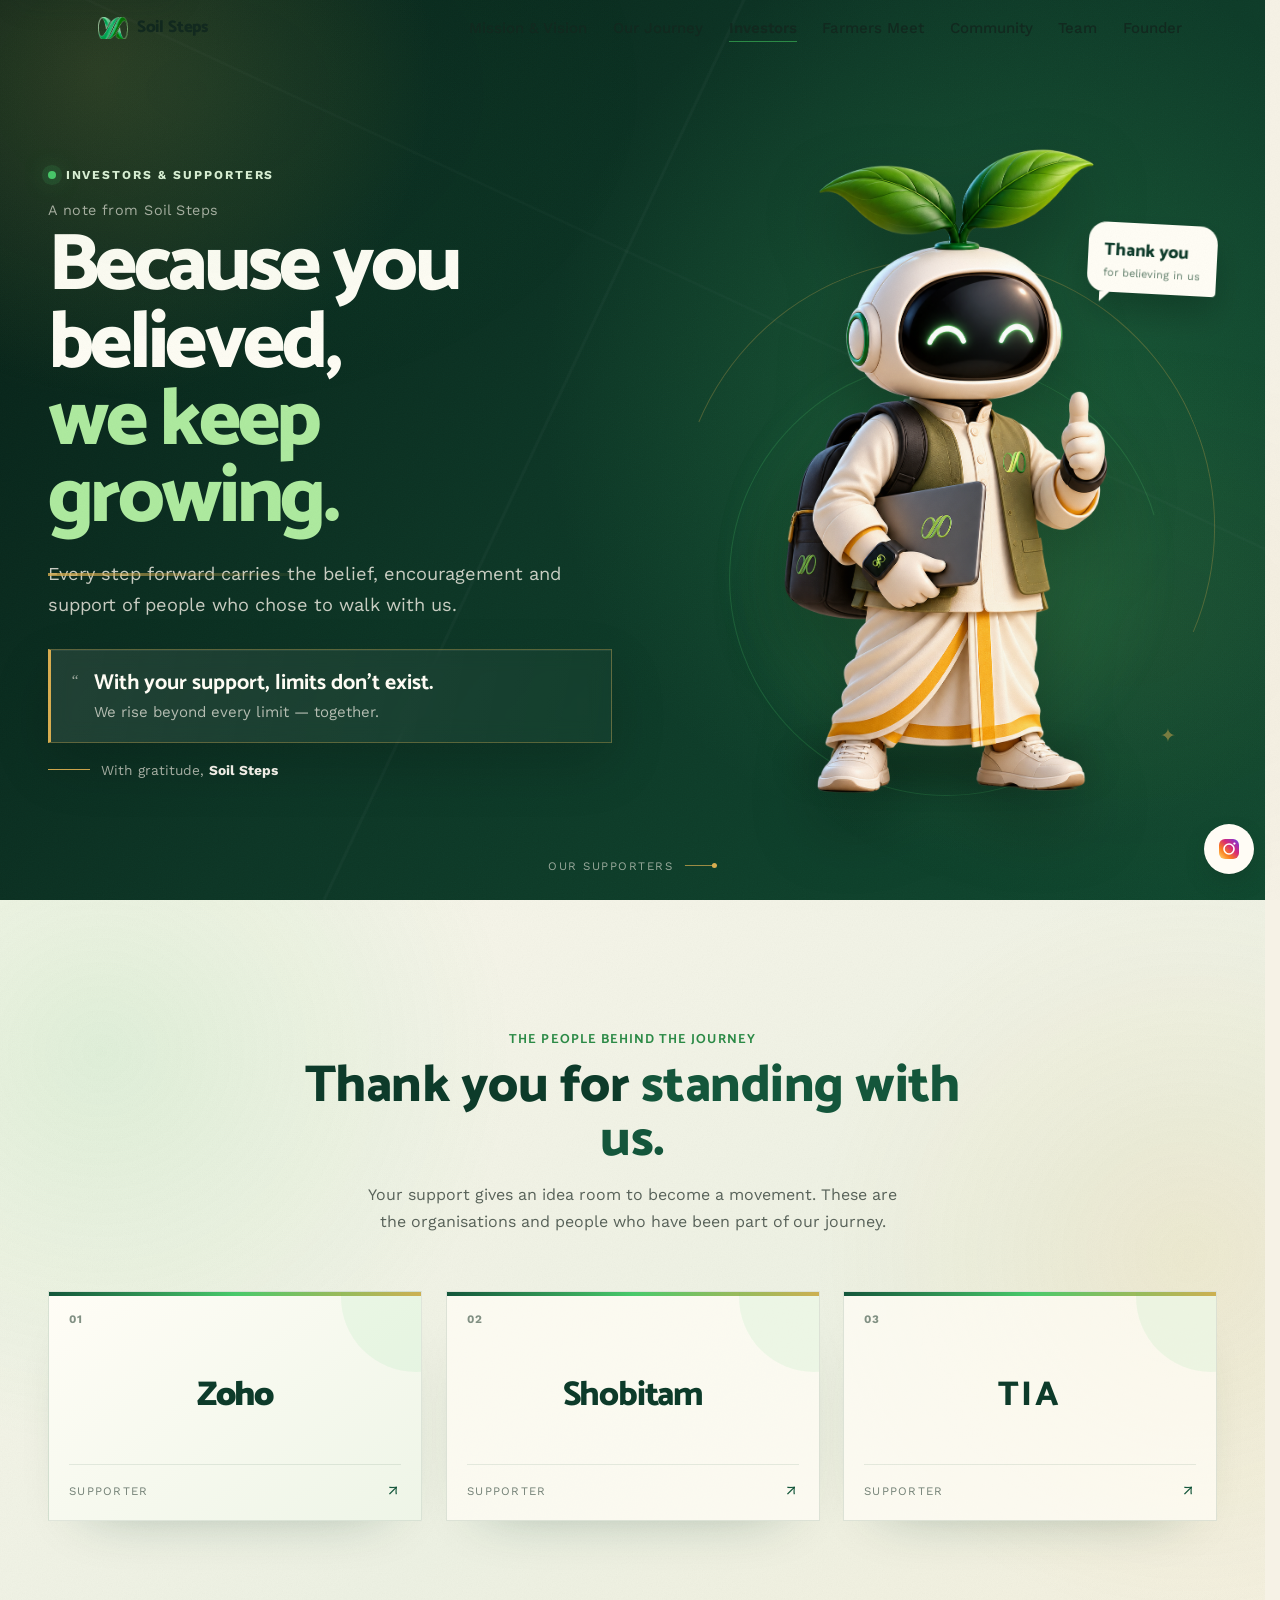
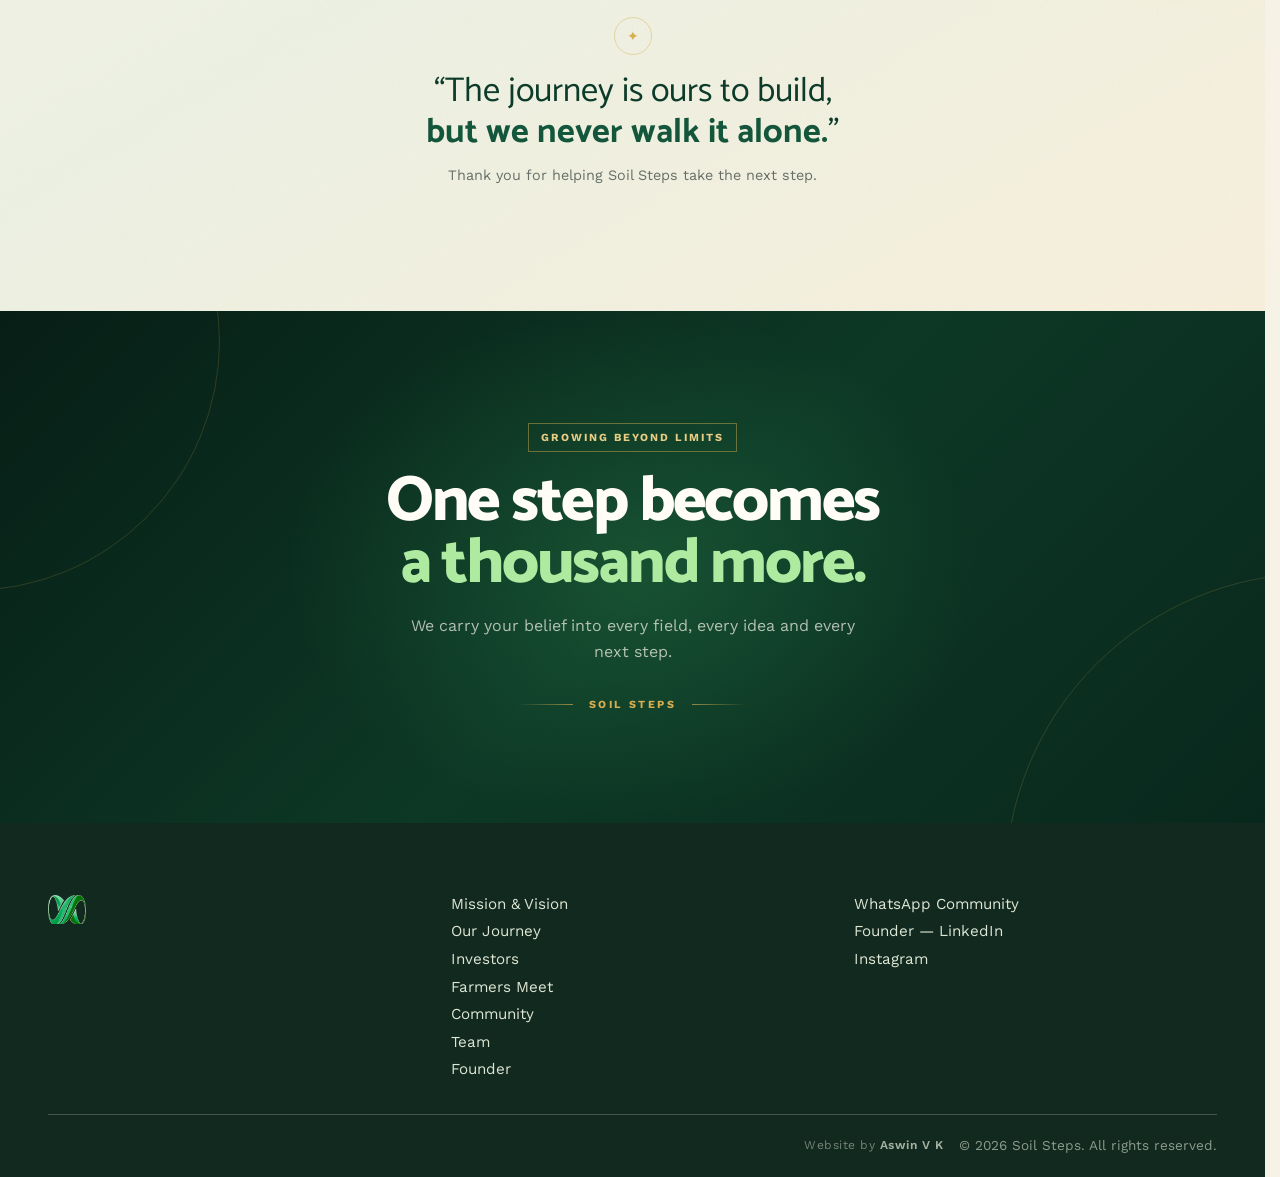
<file: investors.html>
<!DOCTYPE html>
<html lang="en">
<head>
<meta charset="UTF-8">
<meta name="viewport" content="width=device-width, initial-scale=1.0">
<title>Investors — Soil Steps</title>
<meta name="description" content="Soil Steps' investors and supporters.">

<link rel="icon" href="assets/logo-icon.png" type="image/png">
<link rel="preconnect" href="https://fonts.googleapis.com">
<link rel="preconnect" href="https://fonts.gstatic.com" crossorigin>
<link href="https://fonts.googleapis.com/css2?family=Catamaran:wght@400;500;600;700;800;900&family=Tiro+Tamil&family=Work+Sans:wght@400;500;600&display=swap" rel="stylesheet">
<link rel="stylesheet" href="styles.css">
</head>
<body>

<header class="nav" id="nav">
  <div class="nav-inner">
    <a href="index.html" class="nav-brand" aria-label="Soil Steps home">
      <img src="assets/logo-icon.png" alt="" class="nav-brand-icon">
      <span class="nav-brand-word">Soil Steps</span>
    </a>

    <nav class="nav-links" aria-label="Primary">
      <a href="mission.html">Mission & Vision</a>
      <a href="journey.html">Our Journey</a>
      <a href="investors.html" class="is-active">Investors</a>
      <a href="farmers.html">Farmers Meet</a>
      <a href="community.html">Community</a>
      <a href="team.html">Team</a>
      <a href="founder.html">Founder</a>
    </nav>

    <button class="nav-toggle" id="navToggle" aria-label="Open menu" aria-expanded="false" aria-controls="mobileMenu">
      <span></span><span></span><span></span>
    </button>
  </div>

  <div class="mobile-menu" id="mobileMenu">
    <a href="mission.html">Mission & Vision</a>
    <a href="journey.html">Our Journey</a>
    <a href="investors.html" class="is-active">Investors</a>
    <a href="farmers.html">Farmers Meet</a>
    <a href="community.html">Community</a>
    <a href="team.html">Team</a>
    <a href="founder.html">Founder</a>
  </div>
</header>

<main class="investors-page">
  <section class="investor-hero" aria-labelledby="investor-title">
    <div class="investor-hero-noise" aria-hidden="true"></div>
    <div class="investor-orbit investor-orbit--one" aria-hidden="true"></div>
    <div class="investor-orbit investor-orbit--two" aria-hidden="true"></div>
    <div class="investor-leaf investor-leaf--one" aria-hidden="true">✦</div>
    <div class="investor-leaf investor-leaf--two" aria-hidden="true">✦</div>

    <div class="investor-hero-inner">
      <div class="investor-copy reveal">
        <span class="investor-kicker"><span class="kicker-dot"></span> Investors &amp; Supporters</span>
        <p class="investor-overline">A note from Soil Steps</p>
        <h1 id="investor-title">Because you believed,<br><em>we keep growing.</em></h1>
        <p class="investor-lede">
          Every step forward carries the belief, encouragement and support of people
          who chose to walk with us.
        </p>

        <div class="gratitude-message">
          <span class="gratitude-mark" aria-hidden="true">“</span>
          <div>
            <strong>With your support, limits don't exist.</strong>
            <span>We rise beyond every limit — together.</span>
          </div>
        </div>

        <div class="gratitude-signature">
          <span class="signature-line"></span>
          <span>With gratitude, <b>Soil Steps</b></span>
        </div>
      </div>

      <div class="investor-mascot-wrap reveal">
        <div class="mascot-aura" aria-hidden="true"></div>
        <div class="mascot-ring mascot-ring--outer" aria-hidden="true"></div>
        <div class="mascot-ring mascot-ring--inner" aria-hidden="true"></div>
        <div class="mascot-thanks" aria-hidden="true">
          <span>Thank you</span>
          <i>for believing in us</i>
        </div>
        <img src="assets/mascot.png" class="investor-mascot"
             alt="Soil Steps mascot expressing gratitude to supporters">
        <div class="mascot-ground" aria-hidden="true"></div>
      </div>
    </div>

    <a class="hero-scroll-cue" href="#supporters" aria-label="See Soil Steps supporters">
      <span>Our supporters</span>
      <i></i>
    </a>
  </section>

  <section class="supporters-section" id="supporters">
    <div class="supporters-inner">
      <div class="supporters-intro reveal">
        <span class="eyebrow">The people behind the journey</span>
        <h2>Thank you for <span>standing with us.</span></h2>
        <p>
          Your support gives an idea room to become a movement. These are the
          organisations and people who have been part of our journey.
        </p>
      </div>

      <div class="supporter-grid reveal" aria-label="Soil Steps investors and supporters">
        <article class="supporter-card supporter-card--featured">
          <div class="supporter-number">01</div>
          <div class="supporter-logo supporter-logo--zoho">Zoho</div>
          <div class="supporter-card-bottom">
            <span>Supporter</span>
            <span class="card-arrow">↗</span>
          </div>
        </article>

        <article class="supporter-card">
          <div class="supporter-number">02</div>
          <div class="supporter-logo">Shobitam</div>
          <div class="supporter-card-bottom">
            <span>Supporter</span>
            <span class="card-arrow">↗</span>
          </div>
        </article>

        <article class="supporter-card">
          <div class="supporter-number">03</div>
          <div class="supporter-logo supporter-logo--tia">TIA</div>
          <div class="supporter-card-bottom">
            <span>Supporter</span>
            <span class="card-arrow">↗</span>
          </div>
        </article>
      </div>

      <div class="supporter-closing reveal">
        <div class="closing-leaf" aria-hidden="true">✦</div>
        <p class="closing-quote">
          “The journey is ours to build,<br>
          <strong>but we never walk it alone.</strong>”
        </p>
        <p class="closing-note">Thank you for helping Soil Steps take the next step.</p>
      </div>
    </div>
  </section>

  <section class="limits-section">
    <div class="limits-glow" aria-hidden="true"></div>
    <div class="limits-inner reveal">
      <div class="limits-badge">GROWING BEYOND LIMITS</div>
      <h2>One step becomes<br><span>a thousand more.</span></h2>
      <p>
        We carry your belief into every field, every idea and every next step.
      </p>
      <div class="limits-line" aria-hidden="true">
        <span></span><b>SOIL STEPS</b><span></span>
      </div>
    </div>
  </section>
</main>

<footer class="site-footer">
  <div class="footer-top">
    <div class="footer-brand">
      <img src="assets/logo-icon.png" alt="Soil Steps" class="footer-icon">
      <p class="footer-tamil" lang="ta"></p>
    </div>

    <nav class="footer-links" aria-label="Footer">
      <a href="mission.html">Mission & Vision</a>
      <a href="journey.html">Our Journey</a>
      <a href="investors.html">Investors</a>
      <a href="farmers.html">Farmers Meet</a>
      <a href="community.html">Community</a>
      <a href="team.html">Team</a>
      <a href="founder.html">Founder</a>
    </nav>

    <div class="footer-actions">
      <a href="https://chat.whatsapp.com/KdXnLK70JwxG7caefhdeGS?s=cl&p=a&mlu=4&ilr=4" target="_blank" rel="noopener noreferrer">WhatsApp Community</a>
      <a href="https://www.linkedin.com/in/siva-sooryaa-subburaj?utm_source=share_via&utm_content=profile&utm_medium=member_android" target="_blank" rel="noopener noreferrer">Founder — LinkedIn</a>
      <a class="footer-social-link" href="https://www.instagram.com/soilsteps?utm_source=ig_web_button_share_sheet&stkn=ZDNlZDc0MzIxNw==" target="_blank" rel="noopener noreferrer">Instagram</a>
    </div>
  </div>

  <div class="footer-bottom">
    <span class="website-credit">Website by <strong>Aswin V K</strong></span>
    <p>&copy; <span id="year"></span> Soil Steps. All rights reserved.</p>
  </div>
</footer>

<a class="social-fab" href="https://www.instagram.com/soilsteps?utm_source=ig_web_button_share_sheet&stkn=ZDNlZDc0MzIxNw==" target="_blank" rel="noopener noreferrer" aria-label="Visit Soil Steps on Instagram">
  <svg viewBox="0 0 24 24" aria-hidden="true">
    <defs>
      <linearGradient id="igGrad" x1="2" y1="22" x2="22" y2="2" gradientUnits="userSpaceOnUse">
        <stop offset="0" stop-color="#FEDA75"/>
        <stop offset="0.3" stop-color="#FA7E1E"/>
        <stop offset="0.6" stop-color="#D62976"/>
        <stop offset="0.85" stop-color="#962FBF"/>
        <stop offset="1" stop-color="#4F5BD5"/>
      </linearGradient>
    </defs>
    <rect x="2" y="2" width="20" height="20" rx="6" fill="url(#igGrad)"/>
    <circle cx="12" cy="12" r="5" stroke="#fff" stroke-width="1.6" fill="none"/>
    <circle cx="17.4" cy="6.6" r="1.15" fill="#fff"/>
  </svg>
</a>

<script src="script.js"></script>
</body>
</html>
</file>
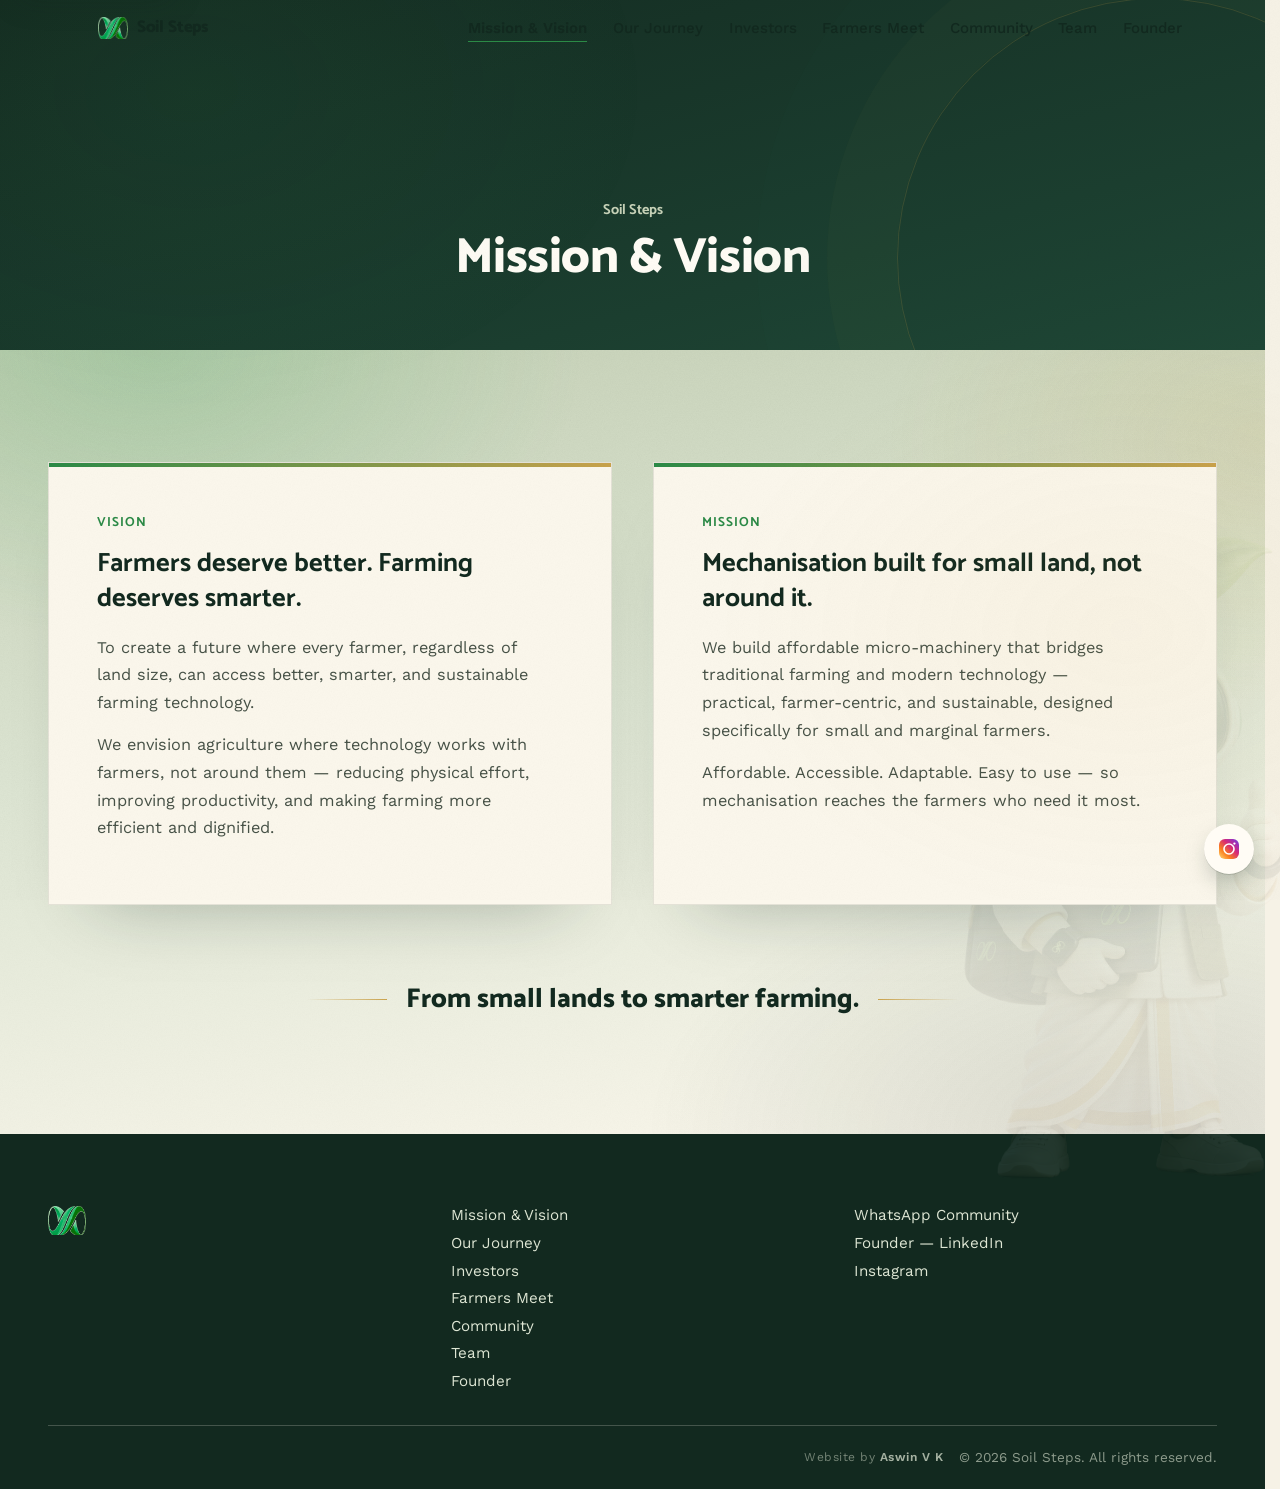
<file: mission.html>
<!DOCTYPE html>
<html lang="en">
<head>
<meta charset="UTF-8">
<meta name="viewport" content="width=device-width, initial-scale=1.0">
<title>Mission & Vision — Soil Steps</title>
<meta name="description" content="Soil Steps' vision and mission: affordable, farmer-centric micro-machinery for small and marginal farmers.">

<link rel="icon" href="assets/logo-icon.png" type="image/png">
<link rel="preconnect" href="https://fonts.googleapis.com">
<link rel="preconnect" href="https://fonts.gstatic.com" crossorigin>
<link href="https://fonts.googleapis.com/css2?family=Catamaran:wght@400;500;600;700;800;900&family=Tiro+Tamil&family=Work+Sans:wght@400;500;600&display=swap" rel="stylesheet">
<link rel="stylesheet" href="styles.css">
</head>
<body>

<header class="nav" id="nav">
  <div class="nav-inner">
    <a href="index.html" class="nav-brand" aria-label="Soil Steps home">
      <img src="assets/logo-icon.png" alt="" class="nav-brand-icon">
      <span class="nav-brand-word">Soil Steps</span>
    </a>

    <nav class="nav-links" aria-label="Primary">
      <a href="mission.html" class="is-active">Mission & Vision</a>
      <a href="journey.html">Our Journey</a>
      <a href="investors.html">Investors</a>
      <a href="farmers.html">Farmers Meet</a>
      <a href="community.html">Community</a>
      <a href="team.html">Team</a>
      <a href="founder.html">Founder</a>
    </nav>

    <button class="nav-toggle" id="navToggle" aria-label="Open menu" aria-expanded="false" aria-controls="mobileMenu">
      <span></span><span></span><span></span>
    </button>
  </div>

  <div class="mobile-menu" id="mobileMenu">
    <a href="mission.html" class="is-active">Mission & Vision</a>
    <a href="journey.html">Our Journey</a>
    <a href="investors.html">Investors</a>
    <a href="farmers.html">Farmers Meet</a>
    <a href="community.html">Community</a>
    <a href="team.html">Team</a>
    <a href="founder.html">Founder</a>
  </div>
</header>

<main>
  <div class="page-hero page-hero--forest">
    <span class="page-hero-eyebrow">Soil Steps</span>
    <h1>Mission &amp; Vision</h1>
  </div>

  <section class="mission surface-mint" id="mission">
    <div class="mission-grid">
      <div class="mission-block reveal">
        <span class="eyebrow">Vision</span>
        <p class="mission-lede">Farmers deserve better. Farming deserves smarter.</p>
        <p class="mission-body">To create a future where every farmer, regardless of land size, can access better, smarter, and sustainable farming technology.</p>
        <p class="mission-body">We envision agriculture where technology works with farmers, not around them — reducing physical effort, improving productivity, and making farming more efficient and dignified.</p>
      </div>

      <div class="mission-divider" aria-hidden="true">
        <svg viewBox="0 0 2 100" preserveAspectRatio="none"><line x1="1" y1="0" x2="1" y2="100" /></svg>
      </div>

      <div class="mission-block mission-block--mission reveal">
        <span class="eyebrow">Mission</span>
        <p class="mission-lede">Mechanisation built for small land, not around it.</p>
        <p class="mission-body">We build affordable micro-machinery that bridges traditional farming and modern technology — practical, farmer-centric, and sustainable, designed specifically for small and marginal farmers.</p>
        <p class="mission-body">Affordable. Accessible. Adaptable. Easy to use — so mechanisation reaches the farmers who need it most.</p>
      </div>
    </div>
    <p class="mission-close reveal">From small lands to smarter farming.</p>
  </section>
</main>

<footer class="site-footer">
  <div class="footer-top">
    <div class="footer-brand">
      <img src="assets/logo-icon.png" alt="Soil Steps" class="footer-icon">
      <p class="footer-tamil" lang="ta"></p>
    </div>

    <nav class="footer-links" aria-label="Footer">
      <a href="mission.html">Mission & Vision</a>
      <a href="journey.html">Our Journey</a>
      <a href="investors.html">Investors</a>
      <a href="farmers.html">Farmers Meet</a>
      <a href="community.html">Community</a>
      <a href="team.html">Team</a>
      <a href="founder.html">Founder</a>
    </nav>

    <div class="footer-actions">
      <a href="https://chat.whatsapp.com/KdXnLK70JwxG7caefhdeGS?s=cl&p=a&mlu=4&ilr=4" target="_blank" rel="noopener noreferrer">WhatsApp Community</a>
      <a href="https://www.linkedin.com/in/siva-sooryaa-subburaj?utm_source=share_via&utm_content=profile&utm_medium=member_android" target="_blank" rel="noopener noreferrer">Founder — LinkedIn</a>
      <a class="footer-social-link" href="https://www.instagram.com/soilsteps?utm_source=ig_web_button_share_sheet&stkn=ZDNlZDc0MzIxNw==" target="_blank" rel="noopener noreferrer">Instagram</a>
    </div>
  </div>

  <div class="footer-bottom">
    <span class="website-credit">Website by <strong>Aswin V K</strong></span>
    <p>&copy; <span id="year"></span> Soil Steps. All rights reserved.</p>
  </div>
</footer>

<a class="social-fab" href="https://www.instagram.com/soilsteps?utm_source=ig_web_button_share_sheet&stkn=ZDNlZDc0MzIxNw==" target="_blank" rel="noopener noreferrer" aria-label="Visit Soil Steps on Instagram">
  <svg viewBox="0 0 24 24" aria-hidden="true">
    <defs>
      <linearGradient id="igGrad" x1="2" y1="22" x2="22" y2="2" gradientUnits="userSpaceOnUse">
        <stop offset="0" stop-color="#FEDA75"/>
        <stop offset="0.3" stop-color="#FA7E1E"/>
        <stop offset="0.6" stop-color="#D62976"/>
        <stop offset="0.85" stop-color="#962FBF"/>
        <stop offset="1" stop-color="#4F5BD5"/>
      </linearGradient>
    </defs>
    <rect x="2" y="2" width="20" height="20" rx="6" fill="url(#igGrad)"/>
    <circle cx="12" cy="12" r="5" stroke="#fff" stroke-width="1.6" fill="none"/>
    <circle cx="17.4" cy="6.6" r="1.15" fill="#fff"/>
  </svg>
</a>

<script src="script.js"></script>
</body>
</html>
</file>
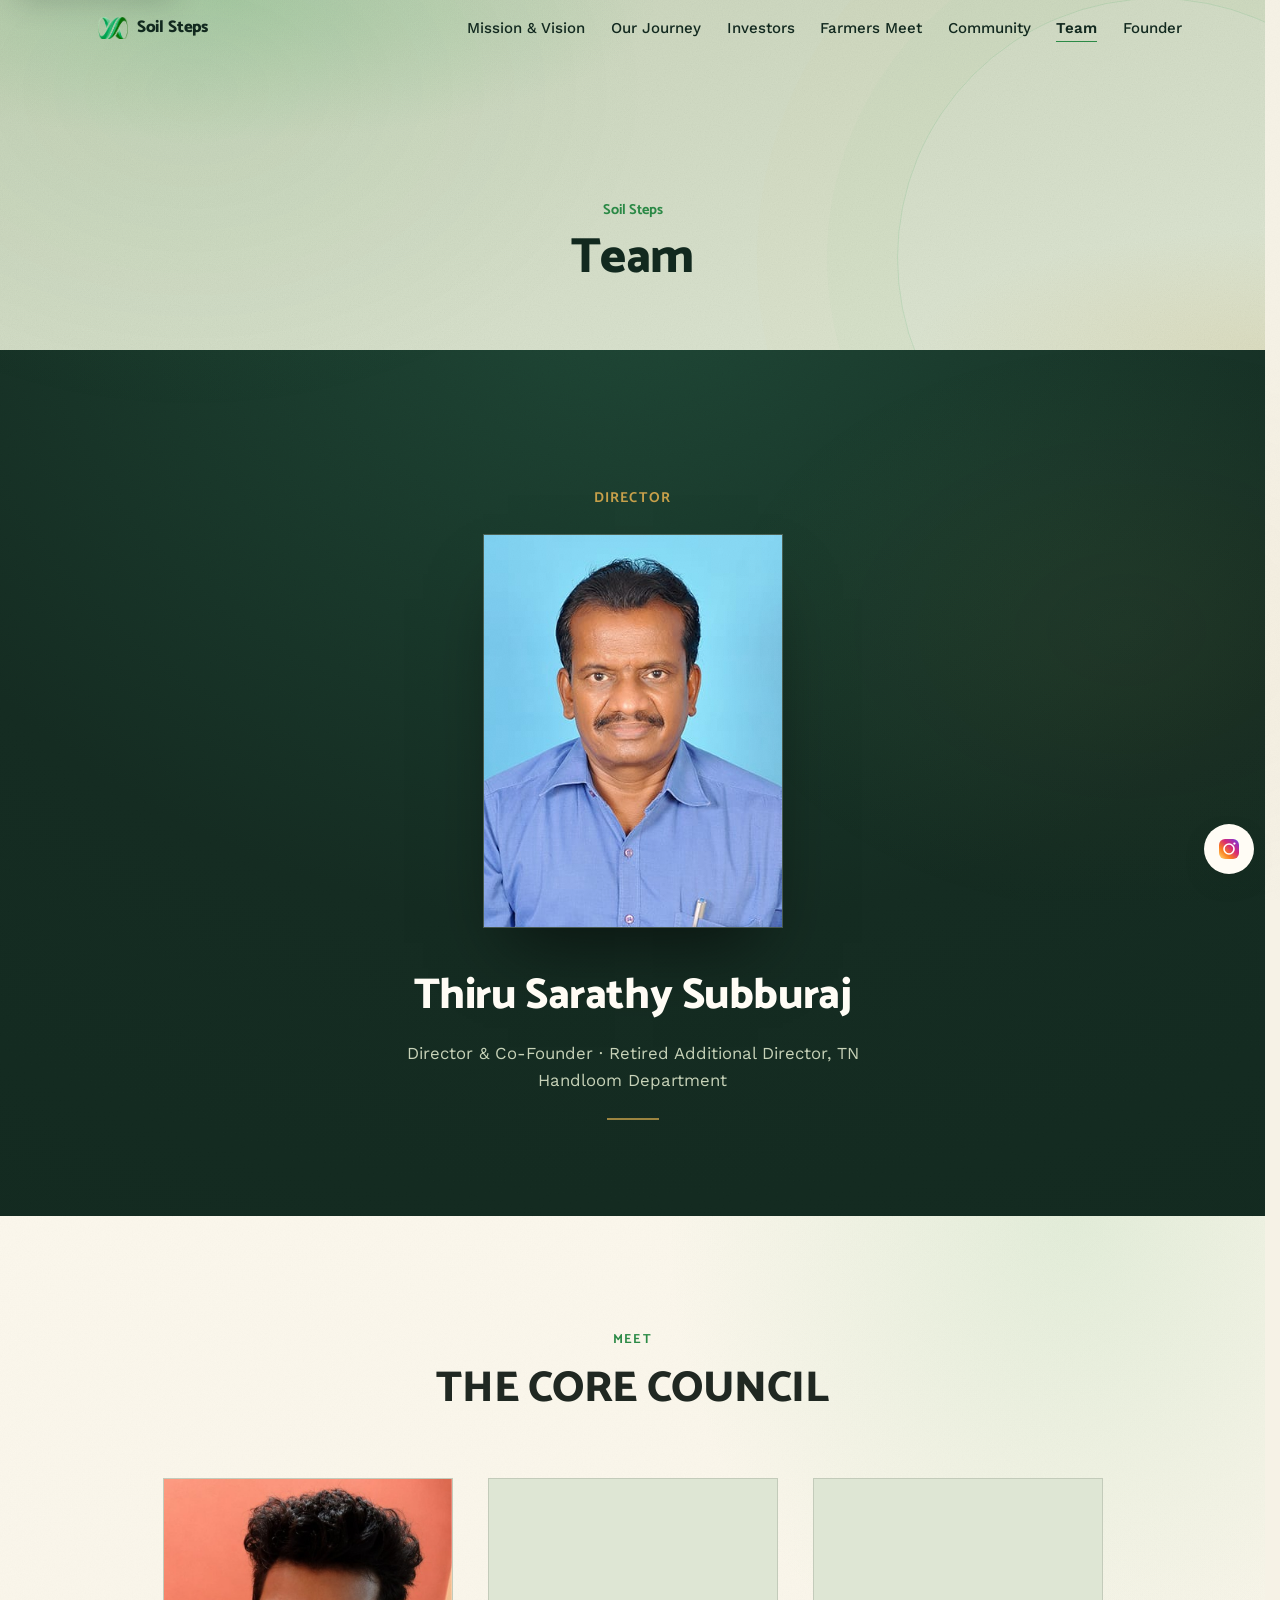
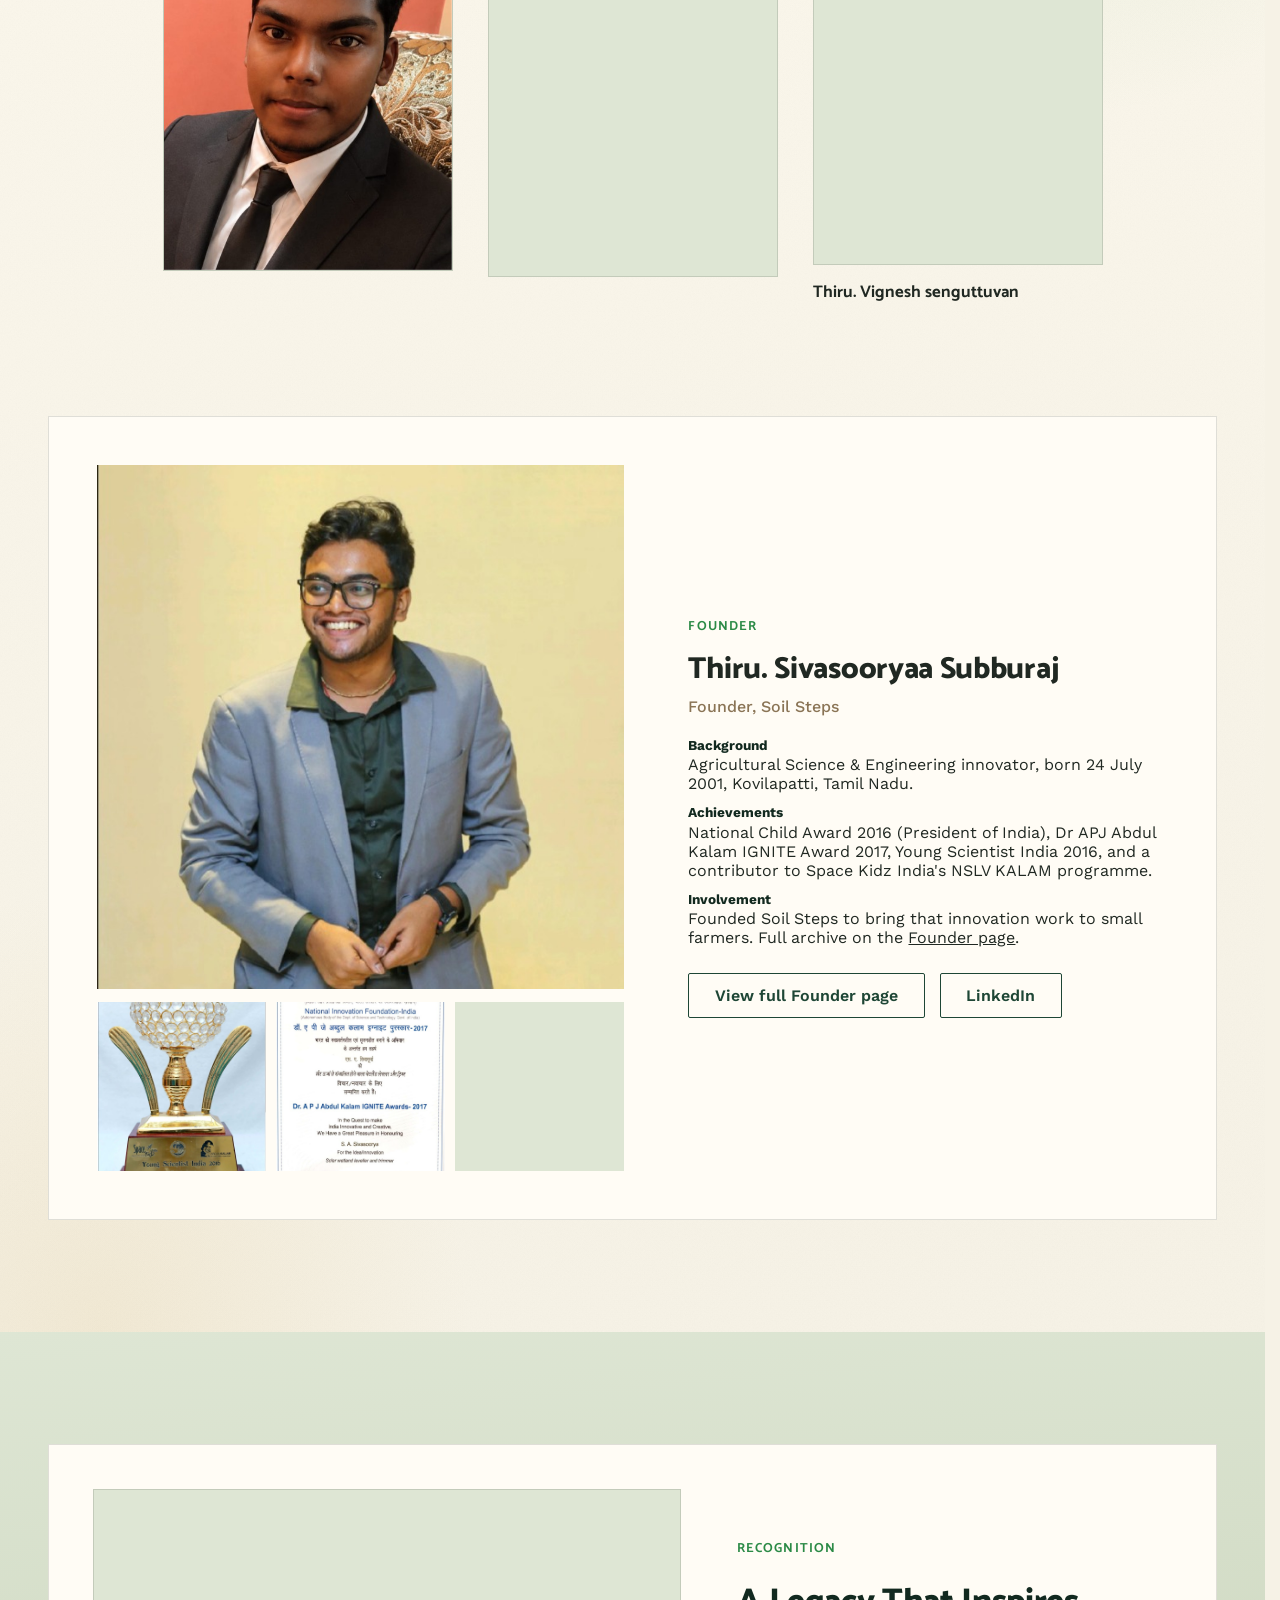
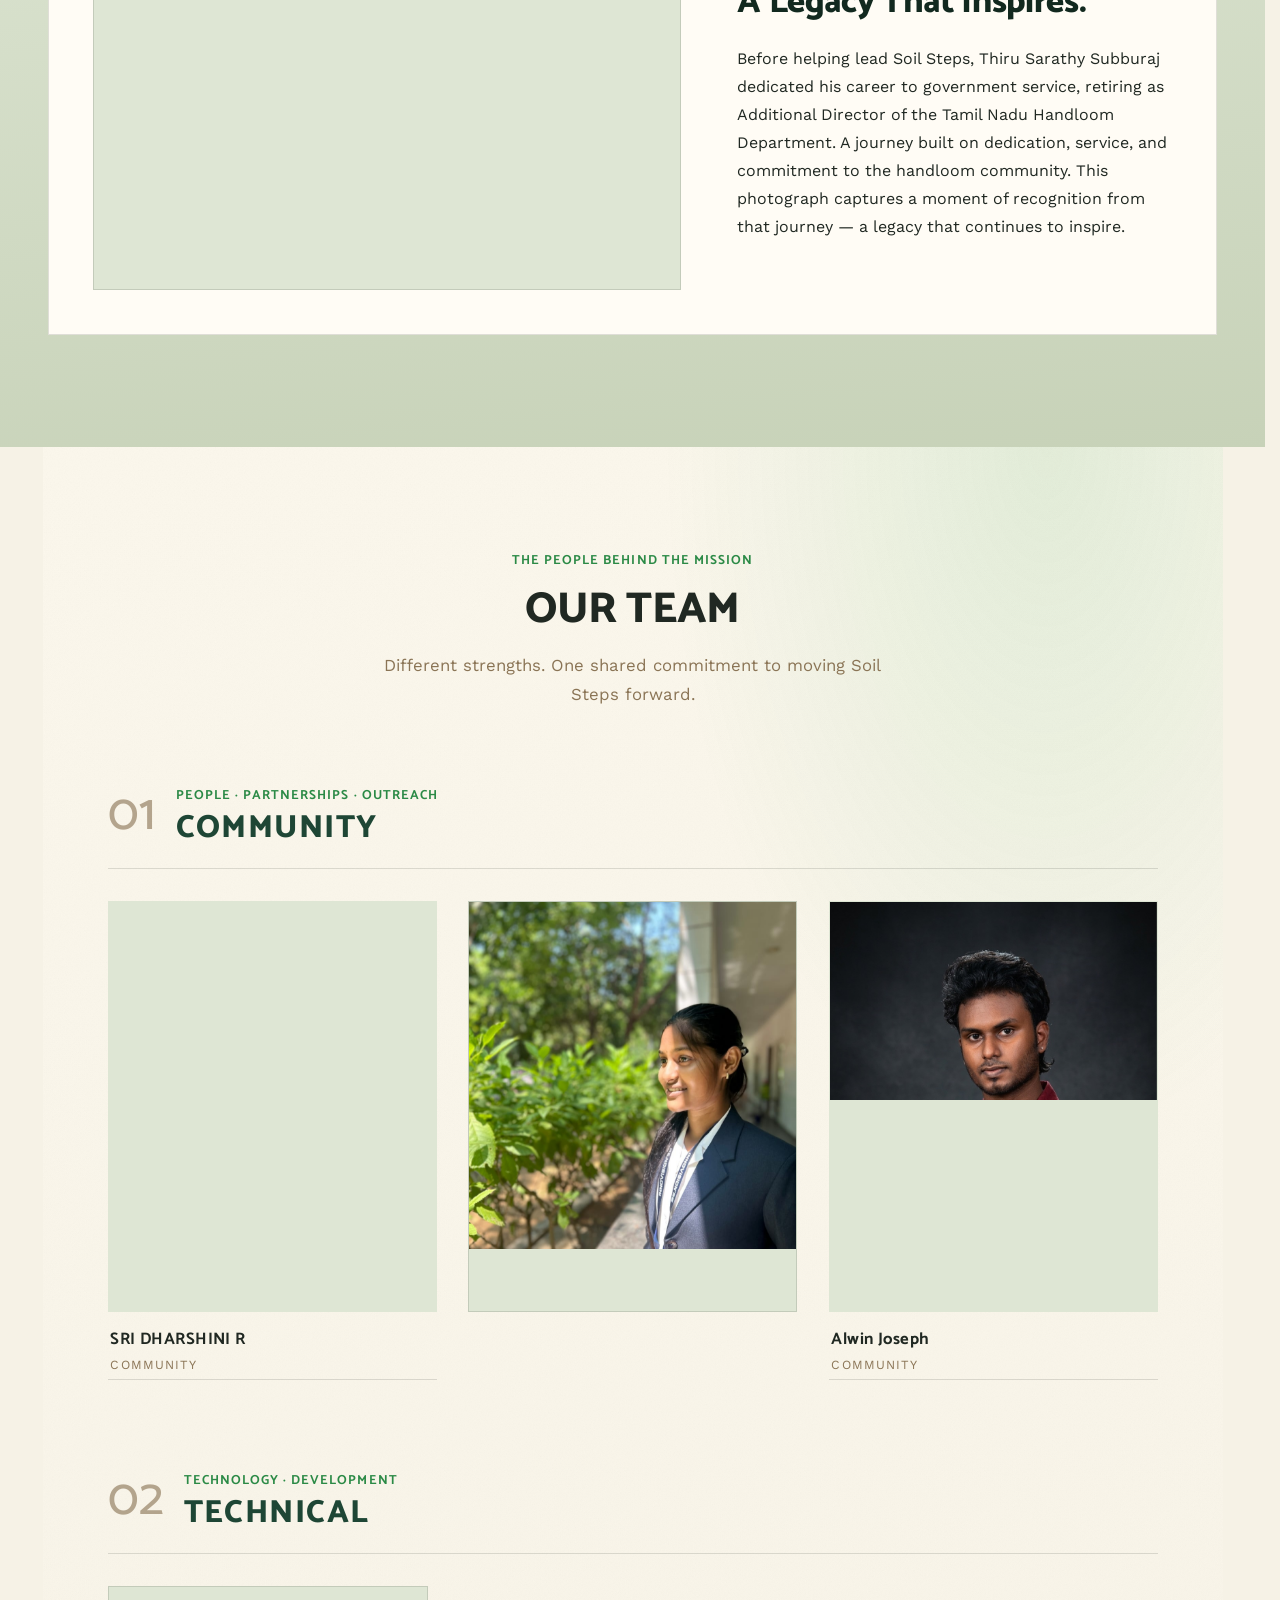
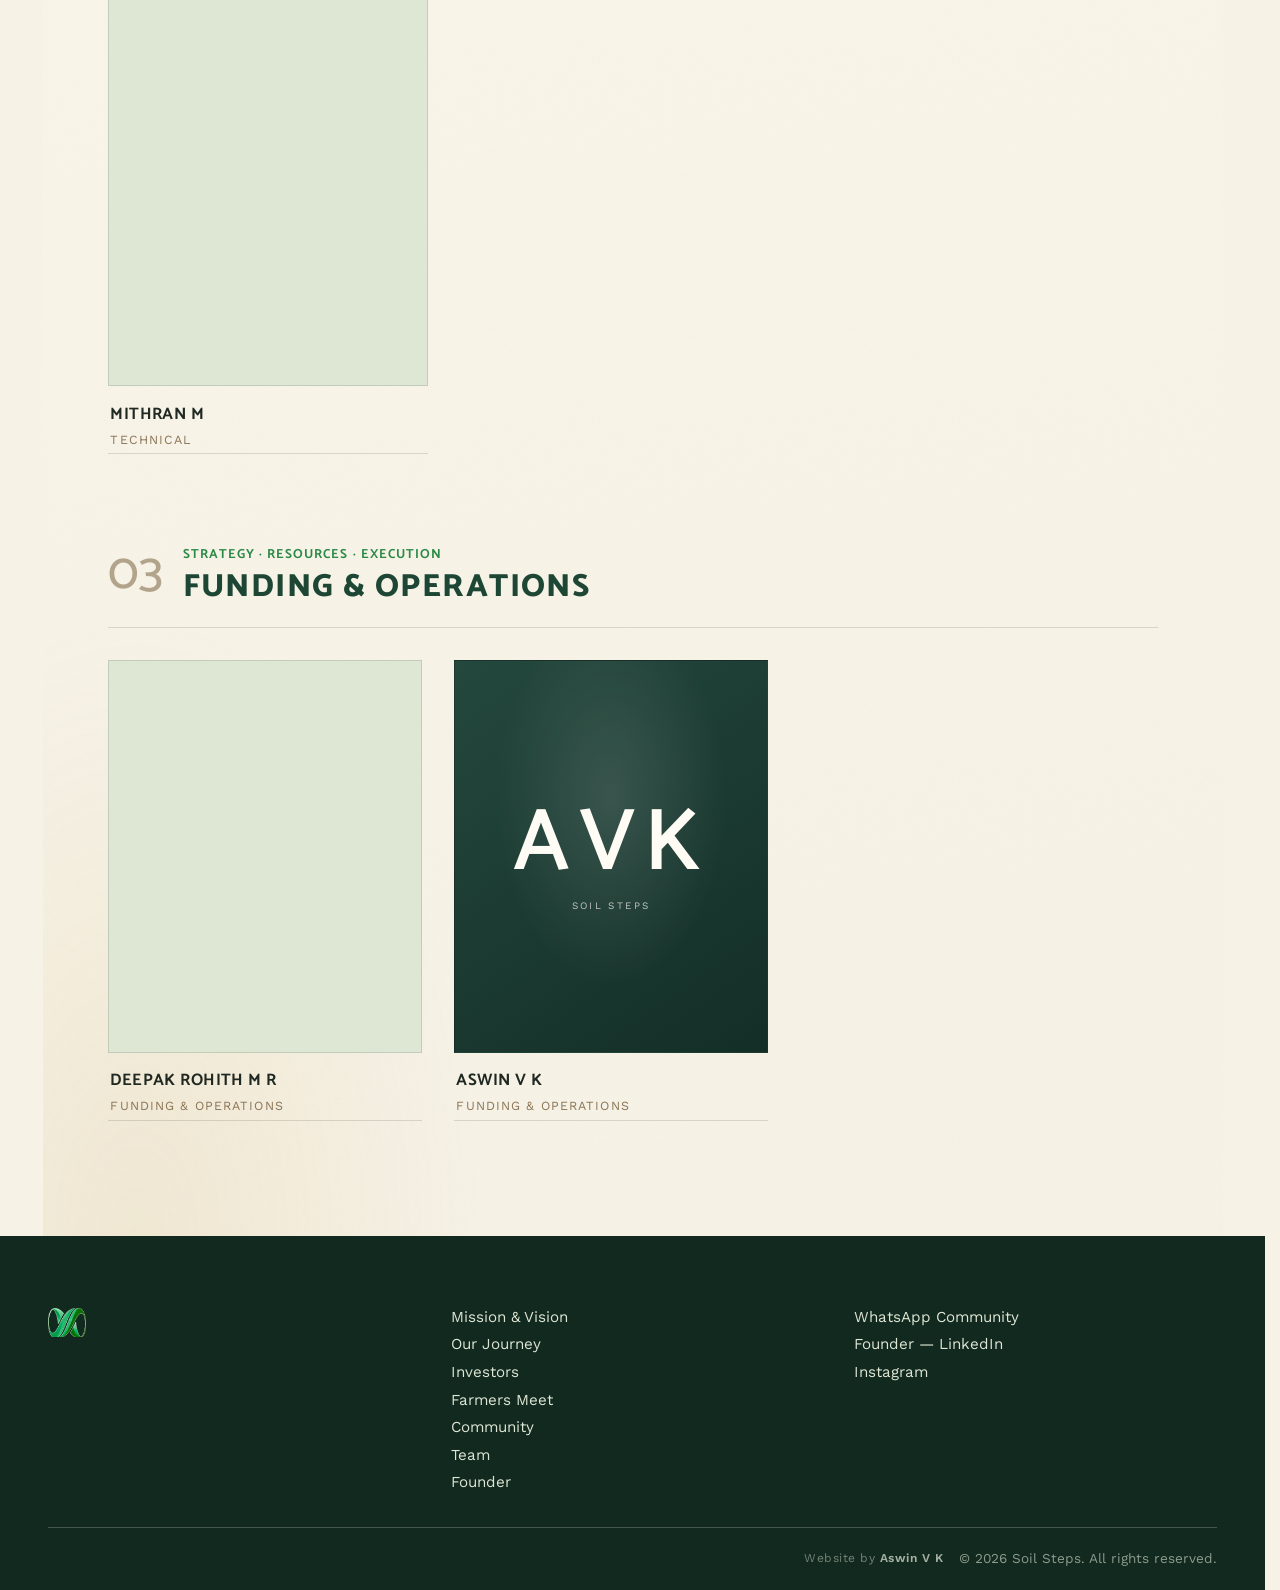
<file: team.html>
<!DOCTYPE html>
<html lang="en">
<head>
<meta charset="UTF-8">
<meta name="viewport" content="width=device-width, initial-scale=1.0">
<title>Team — Soil Steps</title>
<meta name="description" content="Meet the team building Soil Steps.">

<link rel="icon" href="assets/logo-icon.png" type="image/png">
<link rel="preconnect" href="https://fonts.googleapis.com">
<link rel="preconnect" href="https://fonts.gstatic.com" crossorigin>
<link href="https://fonts.googleapis.com/css2?family=Catamaran:wght@400;500;600;700;800;900&family=Tiro+Tamil&family=Work+Sans:wght@400;500;600&display=swap" rel="stylesheet">
<link rel="stylesheet" href="styles.css">
</head>
<body>

<header class="nav" id="nav">
  <div class="nav-inner">
    <a href="index.html" class="nav-brand" aria-label="Soil Steps home">
      <img src="assets/logo-icon.png" alt="" class="nav-brand-icon">
      <span class="nav-brand-word">Soil Steps</span>
    </a>

    <nav class="nav-links" aria-label="Primary">
      <a href="mission.html">Mission & Vision</a>
      <a href="journey.html">Our Journey</a>
      <a href="investors.html">Investors</a>
      <a href="farmers.html">Farmers Meet</a>
      <a href="community.html">Community</a>
      <a href="team.html" class="is-active">Team</a>
      <a href="founder.html">Founder</a>
    </nav>

    <button class="nav-toggle" id="navToggle" aria-label="Open menu" aria-expanded="false" aria-controls="mobileMenu">
      <span></span><span></span><span></span>
    </button>
  </div>

  <div class="mobile-menu" id="mobileMenu">
    <a href="mission.html">Mission & Vision</a>
    <a href="journey.html">Our Journey</a>
    <a href="investors.html">Investors</a>
    <a href="farmers.html">Farmers Meet</a>
    <a href="community.html">Community</a>
    <a href="team.html" class="is-active">Team</a>
    <a href="founder.html">Founder</a>
  </div>
</header>

<main>
  <div class="page-hero page-hero--sage">
    <span class="page-hero-eyebrow">Soil Steps</span>
    <h1>Team</h1>
  </div>

  <section class="director-feature" id="directorFeature">
    <div class="director-feature-inner">
      <span class="director-feature-eyebrow">Director</span>
      <div class="director-feature-portrait" style="aspect-ratio:378/496;">
        <img src="assets/team/sarathy-subburaj.jpg" alt="Thiru Sarathy Subburaj, Director & Co-Founder, Soil Steps">
      </div>
      <h2 class="director-feature-name">Thiru Sarathy Subburaj</h2>
      <p class="director-feature-role">Director & Co-Founder &middot; Retired Additional Director, TN Handloom Department</p>
      <div class="director-feature-rule" aria-hidden="true"></div>
    </div>
  </section>

  <section class="team" id="team">
    <div class="section-head reveal">
      <span class="eyebrow">Meet</span>
      <h2>THE CORE COUNCIL</h2>
    </div>

    <div class="team-grid" id="teamGrid"></div>

    <div class="founder reveal" id="founder">
      <div class="founder-media">
        <a class="founder-portrait" href="founder.html" style="background:none; padding:0; aspect-ratio:631/626;">
          <img src="assets/team/founder-siva.jpg" alt="Siva Sooriya Subburaj, Founder of Soil Steps" style="width:100%; height:100%; object-fit:cover; object-position:center 20%;">
        </a>
        <div class="founder-thumbs">
          <a class="founder-thumb" href="founder.html" style="overflow:hidden;"><img src="assets/founder/ysi-trophy.jpg" alt="Young Scientist India 2016 trophy" style="width:100%;height:100%;object-fit:cover;"></a>
          <a class="founder-thumb" href="founder.html" style="overflow:hidden;"><img src="assets/founder/ignite-certificate.jpg" alt="IGNITE Award 2017 certificate" style="width:100%;height:100%;object-fit:cover;"></a>
          <a class="founder-thumb" href="founder.html" style="overflow:hidden;"><img src="assets/founder/kalamsat3-balloon-1.jpg" alt="NSLV KALAM stratospheric balloon test" style="width:100%;height:100%;object-fit:cover;"></a>
        </div>
      </div>
      <div class="founder-text">
        <span class="eyebrow">Founder</span>
        <h3>Thiru. Sivasooryaa Subburaj</h3>
        <p class="founder-role">Founder, Soil Steps</p>
        <dl class="founder-facts">
          <div><dt>Background</dt><dd>Agricultural Science &amp; Engineering innovator, born 24 July 2001, Kovilapatti, Tamil Nadu.</dd></div>
          <div><dt>Achievements</dt><dd>National Child Award 2016 (President of India), Dr APJ Abdul Kalam IGNITE Award 2017, Young Scientist India 2016, and a contributor to Space Kidz India's NSLV KALAM programme.</dd></div>
          <div><dt>Involvement</dt><dd>Founded Soil Steps to bring that innovation work to small farmers. Full archive on the <a href="founder.html">Founder page</a>.</dd></div>
        </dl>
        <a class="btn-outline" href="founder.html">
          View full Founder page
        </a>
        &nbsp;
        <a class="btn-outline" href="https://www.linkedin.com/in/siva-sooryaa-subburaj?utm_source=share_via&amp;utm_content=profile&amp;utm_medium=member_android" target="_blank" rel="noopener noreferrer">
          LinkedIn
        </a>
      </div>
    </div>
  </section>

  <section class="director-honour reveal" id="directorHonour">
    <div class="director-honour-inner">
      <div class="director-honour-media" style="aspect-ratio:1821/1240;">
        <img src="assets/team/sarathy-award.jpg" alt="Thiru Sarathy Subburaj being honoured during his years of public service">
      </div>
      <div class="director-honour-text">
        <span class="eyebrow">Recognition</span>
        <h3>A Legacy That Inspires.</h3>
        <p>Before helping lead Soil Steps, Thiru Sarathy Subburaj dedicated his career to government service, retiring as Additional Director of the Tamil Nadu Handloom Department.

A journey built on dedication, service, and commitment to the handloom community. This photograph captures a moment of recognition from that journey — a legacy that continues to inspire.</p>
      </div>
    </div>
  </section>

  <section class="team departments-section" id="departments">
    <div class="departments-intro section-head reveal">
      <span class="eyebrow">The people behind the mission</span>
      <h2>OUR TEAM</h2>
      <p class="section-intro">Different strengths. One shared commitment to moving Soil Steps forward.</p>
    </div>

    <div class="department-group reveal" id="community-team">
      <div class="department-heading">
        <span class="department-index">01</span>
        <div>
          <span class="eyebrow">People · Partnerships · Outreach</span>
          <h3>COMMUNITY</h3>
        </div>
        <span class="department-count"></span>
      </div>
      <div class="team-grid department-grid" id="communityTeamGrid"></div>
    </div>

    <div class="department-group reveal" id="technical-team">
      <div class="department-heading">
        <span class="department-index">02</span>
        <div>
          <span class="eyebrow">Technology · Development</span>
          <h3>TECHNICAL</h3>
        </div>
        <span class="department-count"></span>
      </div>
      <div class="team-grid department-grid department-grid-single" id="technicalTeamGrid"></div>
    </div>

    <div class="department-group reveal" id="funding-operations">
      <div class="department-heading">
        <span class="department-index">03</span>
        <div>
          <span class="eyebrow">Strategy · Resources · Execution</span>
          <h3>FUNDING &amp; OPERATIONS</h3>
        </div>
        <span class="department-count"></span>
      </div>
      <div class="team-grid department-grid department-grid-pair" id="fundingTeamGrid"></div>
    </div>
  </section>

</main>

<footer class="site-footer">
  <div class="footer-top">
    <div class="footer-brand">
      <img src="assets/logo-icon.png" alt="Soil Steps" class="footer-icon">
      <p class="footer-tamil" lang="ta"></p>
    </div>

    <nav class="footer-links" aria-label="Footer">
      <a href="mission.html">Mission & Vision</a>
      <a href="journey.html">Our Journey</a>
      <a href="investors.html">Investors</a>
      <a href="farmers.html">Farmers Meet</a>
      <a href="community.html">Community</a>
      <a href="team.html">Team</a>
      <a href="founder.html">Founder</a>
    </nav>

    <div class="footer-actions">
      <a href="https://chat.whatsapp.com/KdXnLK70JwxG7caefhdeGS?s=cl&p=a&mlu=4&ilr=4" target="_blank" rel="noopener noreferrer">WhatsApp Community</a>
      <a href="https://www.linkedin.com/in/siva-sooryaa-subburaj?utm_source=share_via&utm_content=profile&utm_medium=member_android" target="_blank" rel="noopener noreferrer">Founder — LinkedIn</a>
      <a class="footer-social-link" href="https://www.instagram.com/soilsteps?utm_source=ig_web_button_share_sheet&stkn=ZDNlZDc0MzIxNw==" target="_blank" rel="noopener noreferrer">Instagram</a>
    </div>
  </div>

  <div class="footer-bottom">
    <span class="website-credit">Website by <strong>Aswin V K</strong></span>
    <p>&copy; <span id="year"></span> Soil Steps. All rights reserved.</p>
  </div>
</footer>

<a class="social-fab" href="https://www.instagram.com/soilsteps?utm_source=ig_web_button_share_sheet&stkn=ZDNlZDc0MzIxNw==" target="_blank" rel="noopener noreferrer" aria-label="Visit Soil Steps on Instagram">
  <svg viewBox="0 0 24 24" aria-hidden="true">
    <defs>
      <linearGradient id="igGrad" x1="2" y1="22" x2="22" y2="2" gradientUnits="userSpaceOnUse">
        <stop offset="0" stop-color="#FEDA75"/>
        <stop offset="0.3" stop-color="#FA7E1E"/>
        <stop offset="0.6" stop-color="#D62976"/>
        <stop offset="0.85" stop-color="#962FBF"/>
        <stop offset="1" stop-color="#4F5BD5"/>
      </linearGradient>
    </defs>
    <rect x="2" y="2" width="20" height="20" rx="6" fill="url(#igGrad)"/>
    <circle cx="12" cy="12" r="5" stroke="#fff" stroke-width="1.6" fill="none"/>
    <circle cx="17.4" cy="6.6" r="1.15" fill="#fff"/>
  </svg>
</a>

<script src="script.js"></script>
</body>
</html>
</file>
<file: styles.css>
/* ===========================================================
   SOIL STEPS — Design tokens
=========================================================== */
:root{
  --ink:        #12291F;   /* deepest green, near-black */
  --forest:     #1E4635;   /* primary dark surface */
  --forest-2:   #2C5B45;   /* secondary dark surface */
  --sprout:     #3FA85A;   /* primary accent green, from logo */
  --sprout-deep:#2B8A46;
  --cream:      #F6F2E6;   /* main light background */
  --ivory:      #FFFCF5;   /* card / content surface */
  --sage:       #DEE6D4;   /* subtle background */
  --clay:       #8A7455;   /* earth accent */
  --charcoal:   #202822;   /* text on light */
  --line:       rgba(32,40,34,0.14);
  --line-light: rgba(246,242,230,0.22);

  --font-display: 'Catamaran', 'Noto Sans Tamil', sans-serif;
  --font-body: 'Work Sans', 'Noto Sans Tamil', sans-serif;
  --font-tamil: 'Tiro Tamil', 'Noto Serif Tamil', serif;

  --container: 1180px;
  --gutter: clamp(1.25rem, 4vw, 3rem);
  --radius: 2px;

  --ease: cubic-bezier(.22,.68,0,1);
}

*,*::before,*::after{ box-sizing:border-box; }
html{ scroll-behavior:smooth; }
@media (prefers-reduced-motion: reduce){
  html{ scroll-behavior:auto; }
  *,*::before,*::after{ animation-duration:0.001ms !important; animation-iteration-count:1 !important; transition-duration:0.001ms !important; scroll-behavior:auto !important; }
}

body{
  margin:0;
  font-family:var(--font-body);
  background:var(--cream);
  color:var(--charcoal);
  -webkit-font-smoothing:antialiased;
  overflow-x:hidden;
}

img{ max-width:100%; display:block; }
a{ color:inherit; }
h1,h2,h3{ font-family:var(--font-display); margin:0; font-weight:800; letter-spacing:-0.01em; }
p{ margin:0; }
ol,ul{ margin:0; padding:0; list-style:none; }
button{ font-family:inherit; }

:focus-visible{ outline:2px solid var(--sprout-deep); outline-offset:3px; }

.eyebrow{
  display:inline-block;
  font-family:var(--font-display);
  font-weight:700;
  font-size:0.82rem;
  letter-spacing:0.08em;
  text-transform:uppercase;
  color:var(--sprout-deep);
  margin-bottom:0.9rem;
}
.eyebrow--light{ color:var(--sage); }
.eyebrow--center{ display:block; text-align:center; }

.section-head{
  max-width:640px;
  margin:0 auto clamp(2.5rem,5vw,4rem);
  padding:0 var(--gutter);
  text-align:center;
}
.section-head h2{
  font-size:clamp(1.9rem, 3.4vw, 2.7rem);
  line-height:1.15;
  margin-bottom:0.9rem;
}
.section-intro{
  font-size:1.05rem;
  line-height:1.6;
  color:#4B564C;
  max-width:52ch;
  margin:0 auto;
}
.section-intro--light{ color:var(--sage); }

.placeholder-tag{
  display:inline-block;
  font-size:0.72rem;
  font-weight:600;
  letter-spacing:0.02em;
  color:var(--clay);
  background:rgba(138,116,85,0.12);
  border:1px solid rgba(138,116,85,0.3);
  padding:0.15rem 0.55rem;
  border-radius:2px;
  margin-top:0.4rem;
}
.meta-tag{
  display:inline-block;
  font-size:0.85rem;
  color:var(--clay);
  margin-top:0.6rem;
}

/* Reveal-on-scroll: single quiet fade, no slide gimmicks everywhere */
.reveal{ opacity:0; transform:translateY(14px); transition:opacity .8s var(--ease), transform .8s var(--ease); }
.reveal.is-visible{ opacity:1; transform:none; }

/* ===========================================================
   NAV
=========================================================== */
.nav{
  position:fixed; top:0; left:0; right:0; z-index:100;
  transition:background .4s var(--ease), box-shadow .4s var(--ease), padding .3s var(--ease);
  padding:0.9rem 0;
}
.nav.is-scrolled{
  background:rgba(246,242,230,0.92);
  backdrop-filter:blur(10px);
  box-shadow:0 1px 0 var(--line);
  padding:0.55rem 0;
}
.nav-inner{
  max-width:var(--container);
  margin:0 auto;
  padding:0 var(--gutter);
  display:flex; align-items:center; justify-content:space-between;
  gap:1rem;
}
.nav-brand{
  display:flex; align-items:center; gap:0.55rem;
  text-decoration:none; color:var(--ink);
}
.nav-brand-icon{ width:30px; height:auto; }
.nav-brand-icon--founder{
  width:38px; height:38px;
  border-radius:9px;
  object-fit:cover;
  box-shadow:0 2px 10px rgba(0,0,0,0.22), 0 0 0 1px rgba(255,255,255,0.5);
}
.nav-brand-word{
  font-family:var(--font-display); font-weight:800; font-size:1.05rem;
  letter-spacing:-0.01em;
}
.hero .nav-brand-word,
.nav:not(.is-scrolled) .nav-brand-word{ color:var(--ink); }

.nav-links{ display:flex; align-items:center; gap:clamp(1rem,2vw,2rem); }
.nav-links a{
  text-decoration:none;
  font-size:0.94rem; font-weight:500;
  color:var(--ink);
  position:relative;
  padding:0.2rem 0;
}
.nav-links a::after{
  content:''; position:absolute; left:0; right:100%; bottom:-2px; height:1.5px;
  background:var(--sprout-deep); transition:right .3s var(--ease);
}
.nav-links a:hover::after{ right:0; }
.nav-links a.is-active{ font-weight:600; }
.nav-links a.is-active::after{ right:0; background:var(--sprout-deep); }
.mobile-menu a.is-active{ color:var(--sprout-deep); font-weight:600; }

.nav-toggle{
  display:none; flex-direction:column; justify-content:center; gap:5px;
  width:38px; height:38px; background:none; border:none; cursor:pointer; padding:0;
}
.nav-toggle span{ display:block; height:2px; width:100%; background:var(--ink); transition:transform .3s var(--ease), opacity .3s var(--ease); }
.nav-toggle[aria-expanded="true"] span:nth-child(1){ transform:translateY(7px) rotate(45deg); }
.nav-toggle[aria-expanded="true"] span:nth-child(2){ opacity:0; }
.nav-toggle[aria-expanded="true"] span:nth-child(3){ transform:translateY(-7px) rotate(-45deg); }

.mobile-menu{
  display:none;
  flex-direction:column;
  background:var(--cream);
  border-top:1px solid var(--line);
  max-height:0;
  overflow:hidden;
  transition:max-height .35s var(--ease);
}
.mobile-menu.is-open{ max-height:400px; }
.mobile-menu a{
  padding:1rem var(--gutter);
  text-decoration:none;
  color:var(--ink);
  font-weight:500;
  border-bottom:1px solid var(--line);
}

@media (max-width:860px){
  .nav-links{ display:none; }
  .nav-toggle{ display:flex; }
  .mobile-menu{ display:flex; }
}

/* ===========================================================
   HERO — immersive, scroll-linked opening experience
=========================================================== */

/* The pin wrapper gives the sticky hero room to breathe: the visitor
   scrolls through this distance while the hero stays put and evolves,
   then normal document flow resumes into the intro bridge below.
   --hero-progress (0 → 1) is written by script.js on scroll/resize
   and read by every scroll-linked property below via calc(). */
.hero-pin-wrap{
  position:relative;
  height:220vh;
  --hero-progress:0;
}
.hero{
  position:sticky;
  top:0;
  height:100svh;
  min-height:100svh;
  display:flex; flex-direction:column; align-items:center; justify-content:center;
  padding:clamp(3.5rem, 8vh, 6.5rem) var(--gutter) clamp(1.1rem, 4vh, 3rem);
  background:linear-gradient(160deg, var(--ivory-warm) 0%, var(--cream) 58%, var(--sage) 130%);
  overflow:hidden;
  text-align:center;
  isolation:isolate;
}

/* ---- Organic, layered agricultural backdrop ---- */
.hero-backdrop{ position:absolute; inset:0; z-index:0; pointer-events:none; }

.hero-field{ position:absolute; inset:-12%; }
.hero-field-a{
  background:
    radial-gradient(42% 52% at 16% 10%, rgba(63,168,90,0.30) 0%, rgba(63,168,90,0) 68%),
    radial-gradient(50% 54% at 90% 6%, rgba(255,252,245,0.85) 0%, rgba(255,252,245,0) 62%),
    radial-gradient(65% 65% at 50% 105%, rgba(20,43,33,0.22) 0%, rgba(20,43,33,0) 72%),
    linear-gradient(155deg, var(--sage-deep) 0%, var(--cream) 55%, var(--ivory-warm) 100%);
}
/* Revealed gradually while scrolling: deepens the greens and warms
   the light, so the whole opening feels like it's moving toward
   the Mission & Vision section waiting below. */
.hero-field-b{
  background:
    radial-gradient(48% 58% at 22% 20%, rgba(30,70,53,0.30) 0%, rgba(30,70,53,0) 70%),
    radial-gradient(55% 60% at 82% 85%, rgba(63,168,90,0.22) 0%, rgba(63,168,90,0) 65%),
    linear-gradient(180deg, rgba(246,242,230,0) 0%, rgba(222,230,212,0.65) 100%);
  opacity:var(--hero-progress);
}

/* Soft organic blobs, slow independent drift — soil-and-canopy depth,
   never a sharp shape, never more than two on screen. */
.hero-blob{
  position:absolute;
  border-radius:44% 56% 62% 38% / 48% 42% 58% 52%;
  filter:blur(60px);
  opacity:0.55;
  will-change:transform;
}
.hero-blob-1{
  width:46vw; height:46vw; max-width:560px; max-height:560px;
  left:-12%; top:-8%;
  background:radial-gradient(circle at 40% 40%, rgba(63,168,90,0.32), rgba(63,168,90,0) 72%);
  animation:blobDrift1 22s ease-in-out infinite;
}
.hero-blob-2{
  width:38vw; height:38vw; max-width:460px; max-height:460px;
  right:-10%; bottom:-10%;
  background:radial-gradient(circle at 60% 60%, rgba(30,70,53,0.28), rgba(30,70,53,0) 72%);
  animation:blobDrift2 26s ease-in-out infinite;
}
@keyframes blobDrift1{
  0%,100%{ transform:translate(0,0) scale(1); }
  50%{ transform:translate(3%,4%) scale(1.06); }
}
@keyframes blobDrift2{
  0%,100%{ transform:translate(0,0) scale(1); }
  50%{ transform:translate(-4%,-3%) scale(1.05); }
}

.hero-horizon{
  position:absolute; bottom:0; left:0; width:100%; height:46%; opacity:0.9;
  transform:translateY(calc(var(--hero-progress) * 6%));
}

/* Fine, sparse drifting motes — used very sparingly for depth */
.hero-dust{ position:absolute; inset:0; }
.hero-dust span{
  position:absolute; border-radius:50%;
  background:radial-gradient(circle, rgba(63,168,90,0.35) 0%, rgba(63,168,90,0) 72%);
  filter:blur(1px);
}
.hero-dust span:nth-child(1){ width:8px; height:8px; left:22%; top:28%; animation:dustDrift 14s ease-in-out infinite; }
.hero-dust span:nth-child(2){ width:5px; height:5px; left:74%; top:38%; animation:dustDrift 18s ease-in-out infinite 2s; }
.hero-dust span:nth-child(3){ width:6px; height:6px; left:58%; top:64%; animation:dustDrift 16s ease-in-out infinite 4s; }
@keyframes dustDrift{
  0%,100%{ transform:translateY(0) translateX(0); opacity:0.4; }
  50%{ transform:translateY(-22px) translateX(8px); opacity:0.85; }
}

.hero-vignette{
  position:absolute; inset:0;
  background:radial-gradient(120% 85% at 50% 38%, rgba(255,255,255,0) 55%, rgba(18,41,31,0.05) 100%);
}

.hero-content{
  position:relative; z-index:1;
  display:flex; flex-direction:column; align-items:center;
  width:100%;
  max-width:760px;
}

/* ---- Logo: the dimensional brand object ----
   Outer *-scroll wrapper carries the continuous scroll-linked motion;
   the inner element keeps its one-time entrance animation, so the
   two transforms never fight on the same element. */
.hero-logo-scroll{
  transform:translateY(calc(var(--hero-progress) * -34px)) scale(calc(1 - var(--hero-progress) * 0.12));
  will-change:transform;
}
.hero-logo-wrap{
  position:relative;
  width:clamp(150px, min(18vw, 17vh), 260px);
  opacity:0;
  animation:heroFadeIn 1s var(--ease) .15s forwards;
}
.hero-logo-glow{
  position:absolute; left:50%; top:46%; transform:translate(-50%,-50%);
  width:150%; height:150%;
  background:radial-gradient(circle, rgba(63,168,90,0.20) 0%, rgba(63,168,90,0) 68%);
  filter:blur(2px);
  z-index:0;
}
.hero-logo{
  position:relative; z-index:1;
  width:100%; height:auto;
  filter:drop-shadow(0 18px 30px rgba(18,41,31,0.16)) drop-shadow(0 2px 4px rgba(18,41,31,0.10));
}

/* ---- Tamil statement: the memorable brand line ---- */
.hero-tamil-scroll{
  transform:translateY(calc(var(--hero-progress) * -18px));
  opacity:calc(1 - var(--hero-progress) * 0.55);
  will-change:transform, opacity;
}
.hero-tamil{
  font-family:var(--font-tamil);
  font-weight:400;
  font-size:clamp(1.6rem, min(5.6vw, 5.2vh), 3.7rem);
  line-height:1.25;
  letter-spacing:0.002em;
  color:var(--ink);
  margin:clamp(0.7rem, min(3vw, 2.4vh), 1.9rem) 0 0;
  max-width:14ch;
  opacity:0;
  animation:heroFadeUp 1s var(--ease) .5s forwards;
}

/* ---- Mascot: alive, dimensional, foregrounded ----
   Three nested transform layers, each independent: scroll-linked
   drift (outer), pointer parallax (JS, desktop only), idle float
   (CSS keyframe). Dimensionality comes from layered drop-shadows
   and the soft ground shadow beneath, not a 3D model. */
.hero-mascot-scroll{
  transform:translateY(calc(var(--hero-progress) * -52px)) scale(calc(1 - var(--hero-progress) * 0.1));
  will-change:transform;
}
.hero-mascot-parallax{
  position:relative;
  margin-top:clamp(0.2rem, min(2vw, 1.5vh), 1rem);
  width:min(48vw, 240px, 27vh);
  opacity:0;
  animation:heroMascotIn 1.15s var(--ease) .85s forwards;
  transition:transform .35s var(--ease);
  will-change:transform;
}
.hero-mascot-float{ animation:heroFloat 6.5s ease-in-out infinite; animation-delay:2s; }
.hero-mascot{
  width:100%; height:auto; position:relative; z-index:1; display:block;
  filter:drop-shadow(0 22px 26px rgba(18,41,31,0.28)) drop-shadow(0 4px 8px rgba(18,41,31,0.14));
}
.hero-mascot-shadow{
  position:absolute; left:50%; bottom:2%; transform:translateX(-50%);
  width:58%; height:20px;
  background:radial-gradient(ellipse at center, rgba(18,41,31,0.30) 0%, rgba(18,41,31,0) 72%);
  animation:heroShadowPulse 6.5s ease-in-out infinite;
  animation-delay:2s;
}

@keyframes heroFadeIn{ from{opacity:0; transform:translateY(-10px);} to{opacity:1; transform:none;} }
@keyframes heroFadeUp{ from{opacity:0; transform:translateY(16px);} to{opacity:1; transform:none;} }
@keyframes heroMascotIn{ from{opacity:0; transform:translateY(26px) scale(.97);} to{opacity:1; transform:none;} }
@keyframes heroFloat{ 0%,100%{ transform:translateY(0);} 50%{ transform:translateY(-9px);} }
@keyframes heroShadowPulse{ 0%,100%{ opacity:1; transform:translateX(-50%) scale(1);} 50%{ opacity:0.75; transform:translateX(-50%) scale(0.92);} }

/* ---- Scroll cue: click-to-advance, always visible against the backdrop ---- */
.scroll-cue{
  position:absolute; bottom:1.9rem; left:50%; transform:translateX(-50%);
  display:flex; flex-direction:column; align-items:center; gap:0.55rem;
  background:none; border:none; cursor:pointer; z-index:1;
  opacity:calc(1 - var(--hero-progress) * 1.6);
}
.scroll-cue-label{
  font-family:var(--font-display); font-weight:700; font-size:0.68rem;
  letter-spacing:0.16em; text-transform:uppercase; color:var(--forest);
}
.scroll-cue-track{
  display:block; width:22px; height:36px; border:1.5px solid rgba(32,40,34,0.35); border-radius:20px;
  position:relative;
}
.scroll-cue-dot{
  position:absolute; left:50%; top:6px; transform:translateX(-50%);
  display:block; width:4px; height:8px; border-radius:2px; background:var(--forest);
  animation:cueMove 1.8s ease-in-out infinite;
}
@keyframes cueMove{ 0%,100%{ transform:translate(-50%,0); opacity:1;} 50%{ transform:translate(-50%,10px); opacity:.4;} }

@media (max-width:600px){
  .hero{ padding:6.5rem var(--gutter) 3rem; }
  .hero-tamil{ max-width:11ch; }
  .hero-pin-wrap{ height:170vh; }
  .hero-blob{ filter:blur(40px); opacity:0.4; }
}

@media (prefers-reduced-motion: reduce){
  .hero-pin-wrap{ height:auto; }
  .hero{ position:relative; }
  .hero-logo-wrap,.hero-tamil,.hero-mascot-parallax{ opacity:1; animation:none; }
  .hero-mascot-float{ animation:none; }
  .hero-mascot-shadow{ animation:none; }
  .hero-blob{ animation:none; }
  .hero-dust span{ animation:none; }
  .hero-logo-scroll,.hero-tamil-scroll,.hero-mascot-scroll{ transform:none; opacity:1; }
  .scroll-cue-dot{ animation:none; }
}

/* ===========================================================
   INTRO BRIDGE — leads from the hero into the site's story
=========================================================== */
.intro-bridge{
  background:var(--forest);
  color:var(--cream);
  padding:clamp(4.5rem,11vw,7.5rem) var(--gutter);
  text-align:center;
}
.intro-bridge-inner{ max-width:640px; margin:0 auto; }
.intro-bridge h2{
  font-size:clamp(1.7rem,3.4vw,2.4rem);
  line-height:1.25;
  color:var(--ivory);
  margin:0.6rem 0 1.1rem;
}
.intro-bridge .btn-outline--light{
  margin-top:1.6rem;
  border-color:var(--sage);
  color:var(--ivory);
}
.intro-bridge .btn-outline--light:hover{ background:var(--sage); color:var(--ink); }

/* ===========================================================
   SUB-PAGE HEADER (Mission, Journey, Investors, Farmers, Community, Team)
=========================================================== */
.page-hero{
  padding:8.5rem var(--gutter) 2.5rem;
  text-align:center;
  background:var(--cream);
}
.page-hero-eyebrow{
  display:block;
  font-family:var(--font-display); font-weight:700;
  font-size:0.9rem; color:var(--sprout-deep);
  margin-bottom:0.6rem;
}
.page-hero h1{
  font-size:clamp(2rem,4.4vw,3.1rem);
  line-height:1.1;
  color:var(--ink);
}
.page-hero-tamil{
  font-family:var(--font-tamil); font-weight:400;
  font-size:clamp(1.1rem,2vw,1.35rem);
  color:var(--sprout-deep);
  margin-top:0.6rem;
}
.page-hero--sage{
  position:relative; isolation:isolate;
  background:
    radial-gradient(55% 65% at 18% 0%, rgba(63,168,90,0.22) 0%, rgba(63,168,90,0) 62%),
    radial-gradient(45% 55% at 100% 100%, rgba(201,162,75,0.14) 0%, rgba(201,162,75,0) 62%),
    linear-gradient(165deg, var(--sage-deep) 0%, var(--sage) 100%);
}
.page-hero--ivory{
  position:relative; isolation:isolate;
  background:
    radial-gradient(55% 65% at 85% 0%, rgba(201,162,75,0.16) 0%, rgba(201,162,75,0) 62%),
    radial-gradient(45% 55% at 5% 100%, rgba(63,168,90,0.10) 0%, rgba(63,168,90,0) 62%),
    linear-gradient(165deg, var(--ivory-warm) 0%, var(--cream) 100%);
}
.page-hero--sage::before, .page-hero--ivory::before{
  content:"";
  position:absolute; inset:0; z-index:0; pointer-events:none;
  mix-blend-mode:multiply; opacity:0.045;
  background-image:url("data:image/svg+xml;utf8,<svg xmlns='http://www.w3.org/2000/svg' width='180' height='180'><filter id='n'><feTurbulence type='fractalNoise' baseFrequency='0.85' numOctaves='2' stitchTiles='stitch'/><feColorMatrix type='saturate' values='0'/></filter><rect width='100%25' height='100%25' filter='url(%23n)'/></svg>");
  background-size:180px 180px;
}
.page-hero--sage > *, .page-hero--ivory > *{ position:relative; z-index:1; }

/* ===========================================================
   MISSION / VISION
=========================================================== */
.surface-mint{
  position:relative; isolation:isolate;
  background:
    radial-gradient(55% 60% at 12% 0%, rgba(63,168,90,0.22) 0%, rgba(63,168,90,0) 62%),
    radial-gradient(50% 55% at 100% 12%, rgba(201,162,75,0.14) 0%, rgba(201,162,75,0) 60%),
    radial-gradient(60% 55% at 90% 100%, rgba(20,43,33,0.14) 0%, rgba(20,43,33,0) 65%),
    linear-gradient(172deg, var(--sage-deep) 0%, var(--sage) 46%, var(--ivory-warm) 100%);
  color:var(--ink);
}
.surface-mint::before{
  content:"";
  position:absolute; inset:0; z-index:0; pointer-events:none;
  mix-blend-mode:multiply; opacity:0.045;
  background-image:url("data:image/svg+xml;utf8,<svg xmlns='http://www.w3.org/2000/svg' width='180' height='180'><filter id='n'><feTurbulence type='fractalNoise' baseFrequency='0.85' numOctaves='2' stitchTiles='stitch'/><feColorMatrix type='saturate' values='0'/></filter><rect width='100%25' height='100%25' filter='url(%23n)'/></svg>");
  background-size:180px 180px;
}
.surface-mint::after{
  content:"";
  position:absolute; z-index:0; pointer-events:none;
  right:-8%; bottom:-6%; width:38%; aspect-ratio:1/1.35;
  background:url("assets/mascot.png") center/contain no-repeat;
  opacity:0.08; filter:saturate(0.6);
}
.surface-mint > *{ position:relative; z-index:1; }

.mission{ padding:clamp(4.5rem,10vw,7rem) var(--gutter); }
.mission-grid{
  max-width:var(--container);
  margin:0 auto;
  display:grid;
  grid-template-columns:1fr 1fr;
  gap:clamp(1.5rem,4vw,2.6rem);
  align-items:stretch;
}
.mission-divider{ display:none; }
.mission-block{
  background:var(--ivory-warm);
  border:1px solid rgba(20,43,33,0.1);
  padding:clamp(2rem,4.5vw,3rem);
  box-shadow:0 40px 70px -48px rgba(18,41,31,0.35);
  position:relative;
  overflow:hidden;
}
.mission-block::before{
  content:"";
  position:absolute; top:0; left:0; right:0; height:4px;
  background:linear-gradient(90deg, var(--sprout-deep), var(--gold-hush));
}
.mission-block .eyebrow{ color:var(--sprout-deep); }
.mission-block .mission-lede{
  font-family:var(--font-display);
  font-weight:700;
  font-size:clamp(1.3rem,2.2vw,1.65rem);
  line-height:1.3;
  color:var(--ink);
  margin-bottom:1.1rem;
}
.mission-block .mission-body{
  font-size:1.02rem;
  line-height:1.7;
  color:#465146;
  margin-bottom:0.9rem;
  max-width:44ch;
}
.mission-block--mission .mission-body:last-child{ margin-bottom:0; }
.mission-close{
  text-align:center;
  font-family:var(--font-display);
  font-weight:800;
  font-size:clamp(1.3rem,2.6vw,1.7rem);
  color:var(--ink);
  margin-top:clamp(3rem,7vw,4.5rem);
  display:flex; align-items:center; justify-content:center; gap:1.2rem;
}
.mission-close::before, .mission-close::after{
  content:""; height:1px; width:clamp(2rem,8vw,5rem);
  background:linear-gradient(90deg, transparent, var(--gold-hush));
}
.mission-close::after{ background:linear-gradient(90deg, var(--gold-hush), transparent); }

@media (max-width:760px){
  .mission-grid{ grid-template-columns:1fr; }
  .mission-block .mission-body{ max-width:none; }
  .surface-mint::after{ width:55%; opacity:0.06; }
}

/* ===========================================================
   JOURNEY
=========================================================== */
.journey{
  background:var(--forest);
  color:var(--cream);
  padding:clamp(4.5rem,10vw,7rem) var(--gutter);
}
.journey .section-head h2{ color:var(--ivory); }

/* Premium vertical timeline — a continuous rail with four quiet nodes */
.journey-timeline{
  position:relative;
  max-width:700px;
  margin:clamp(2.5rem,6vw,3.5rem) auto 0;
  list-style:none;
  padding:0;
}
.journey-timeline::before{
  content:'';
  position:absolute;
  left:15px; top:8px; bottom:8px;
  width:1.5px;
  background:linear-gradient(to bottom, var(--sprout) 0%, var(--line-light) 88%, transparent 100%);
}
.journey-node{
  position:relative;
  display:grid;
  grid-template-columns:32px 1fr;
  gap:clamp(1.2rem,4vw,2.4rem);
  padding-bottom:clamp(2.6rem,6vw,3.6rem);
}
.journey-node:last-child{ padding-bottom:0; }
.journey-node-rail{ display:flex; justify-content:center; padding-top:0.4rem; }
.journey-dot{
  width:11px; height:11px; border-radius:50%;
  background:var(--forest);
  border:2px solid var(--sprout);
  position:relative; z-index:1;
}
.journey-dot--current{
  background:var(--sprout);
  box-shadow:0 0 0 5px rgba(63,168,90,0.20);
  animation:journeyPulse 2.6s ease-in-out infinite;
}
@keyframes journeyPulse{
  0%,100%{ box-shadow:0 0 0 5px rgba(63,168,90,0.20); }
  50%{ box-shadow:0 0 0 9px rgba(63,168,90,0.08); }
}
.journey-year{
  display:block;
  font-family:var(--font-display); font-weight:800;
  font-size:clamp(1.6rem,3.2vw,2.15rem);
  letter-spacing:-0.01em; line-height:1;
  color:var(--ivory);
}
.journey-node--current .journey-year{ color:var(--sprout); }
.journey-tag{
  display:inline-block; margin-top:0.55rem;
  font-size:0.72rem; font-weight:700; letter-spacing:0.06em; text-transform:uppercase;
  color:var(--sprout);
}
.journey-node-body p{
  color:var(--sage); line-height:1.65; font-size:1rem; max-width:46ch;
  margin:0.6rem 0 0;
}

@media (max-width:640px){
  .journey-node{ grid-template-columns:20px 1fr; gap:1rem; }
  .journey-timeline::before{ left:9px; }
}

@media (prefers-reduced-motion: reduce){
  .journey-dot--current{ animation:none; }
}

/* ===========================================================
   PHASE 8 — JOURNEY REELS
   Four Instagram Reels presented as a reusable, editorial "reel
   card" component. Deliberately breaks the forest→cream rhythm
   from the timeline above: warm ivory surface, generous air,
   staggered vertical rhythm on wide screens instead of a flat
   grid of identical tiles.
=========================================================== */
.reels{
  padding:clamp(4.5rem,10vw,7rem) var(--gutter);
  position:relative;
  overflow:hidden;
}
.reels .section-head{ position:relative; z-index:1; }
.reels::before{
  /* soft clay wash in one corner only — variety without noise */
  content:'';
  position:absolute; z-index:0;
  width:60vw; height:60vw; max-width:640px; max-height:640px;
  right:-18vw; top:-22vw;
  background:radial-gradient(circle, rgba(138,116,85,0.14) 0%, transparent 68%);
  pointer-events:none;
}

.reels-row{
  position:relative; z-index:1;
  max-width:var(--container);
  margin:0 auto;
  display:grid;
  grid-template-columns:repeat(4, 1fr);
  gap:clamp(1.5rem, 3vw, 2.25rem);
}
/* Editorial stagger — alternate cards sit slightly lower, so the
   row reads as art-directed rather than a mechanical grid. */
@media (min-width:901px){
  .reel-card:nth-child(even){ margin-top:clamp(1.5rem, 4vw, 2.75rem); }
}

.reel-card{
  position:relative;
  background:var(--ink);
  border-radius:6px;
  overflow:hidden;
  box-shadow:0 24px 48px -28px rgba(18,41,31,0.4);
  transition:transform .45s var(--ease), box-shadow .45s var(--ease);
  transition-delay:calc(var(--stagger, 0) * 70ms);
}
.reel-card:hover, .reel-card:focus-within{
  transform:translateY(-6px);
  box-shadow:0 32px 60px -26px rgba(18,41,31,0.5);
}
.reel-index{
  position:absolute; top:0.85rem; left:0.95rem; z-index:2;
  font-family:var(--font-display); font-weight:800; font-size:0.78rem;
  letter-spacing:0.08em; color:var(--ivory);
  background:rgba(18,41,31,0.55); backdrop-filter:blur(4px);
  padding:0.25rem 0.55rem; border-radius:3px;
  pointer-events:none;
}

/* Reserve vertical-video proportions before the embed swaps in, so
   the layout never jumps once Instagram's script processes it. */
.reel-embed{
  position:relative;
  width:100%;
  aspect-ratio:9/16;
  background:var(--ink);
  display:flex; align-items:center; justify-content:center;
}
.reel-embed iframe{
  position:absolute !important; inset:0 !important;
  width:100% !important; height:100% !important; border:0;
}
/* Instagram's own embed markup arrives with inline sizing meant for
   a free-floating blockquote — pin it to fill our frame instead. */
.reel-embed .instagram-media{
  margin:0 !important; width:100% !important; min-width:0 !important; max-width:none !important;
}

.reel-embed-status{
  display:flex; flex-direction:column; align-items:center; gap:0.75rem;
  color:var(--sage);
}
.reel-spinner{
  width:26px; height:26px; border-radius:50%;
  border:2.5px solid rgba(246,242,230,0.25);
  border-top-color:var(--sprout);
  animation:reelSpin 0.9s linear infinite;
}
@keyframes reelSpin{ to{ transform:rotate(360deg); } }
@media (prefers-reduced-motion: reduce){
  .reel-spinner{ animation:none; border-top-color:rgba(246,242,230,0.25); }
}

/* Fallback link — shown by default underneath every card (works
   with no JS and no network access to Instagram), then hidden the
   moment a card's embed finishes loading successfully. */
.reel-fallback{
  display:block; text-align:center;
  padding:0.85rem 1rem;
  font-size:0.85rem; font-weight:600;
  color:var(--ivory); background:var(--forest);
  text-decoration:none;
}
.reel-fallback:hover{ background:var(--forest-2); }
.reel-card.is-loaded .reel-fallback{ display:none; }
.reel-card.is-loaded .reel-embed-status{ display:none; }
/* If loading fails outright, say so plainly instead of leaving a
   silent spinner or an empty box. */
.reel-card.is-failed .reel-embed{ aspect-ratio:auto; padding:2.5rem 1.25rem; }
.reel-card.is-failed .reel-embed-status::after{
  content:'This Reel could not be loaded here.';
  display:block; font-size:0.82rem; color:var(--sage); text-align:center; max-width:22ch;
}
.reel-card.is-failed .reel-spinner{ display:none; }

@media (max-width:900px){
  .reels-row{ grid-template-columns:repeat(2, 1fr); }
}
@media (max-width:560px){
  .reels-row{ grid-template-columns:1fr; max-width:380px; }
}

/* ===========================================================
   INVESTOR VIDEO
=========================================================== */
.pitch{ padding:clamp(4.5rem,10vw,7rem) var(--gutter); }
.video-frame{
  max-width:960px; margin:0 auto;
  border:10px solid var(--ivory);
  box-shadow:0 30px 60px -30px rgba(18,41,31,0.35);
}
.video-facade{
  position:relative; width:100%; aspect-ratio:16/9;
  background:var(--ink); cursor:pointer; overflow:hidden;
}
.video-facade iframe{ position:absolute; inset:0; width:100%; height:100%; border:0; }
.video-thumb{ width:100%; height:100%; object-fit:cover; opacity:0.82; }
.video-play{
  position:absolute; top:50%; left:50%; transform:translate(-50%,-50%);
  width:76px; height:76px; transition:transform .25s var(--ease);
}
.video-play svg circle{ fill:var(--ivory); opacity:0.95; }
.video-facade:hover .video-play{ transform:translate(-50%,-50%) scale(1.06); }
.video-fallback{ margin-top:0.75rem; text-align:center; font-size:0.88rem; }
.video-fallback a{ color:var(--forest); text-decoration:underline; text-underline-offset:3px; }
.video-fallback a:hover{ opacity:0.75; }

/* ===========================================================
   INVESTORS / BACKERS
=========================================================== */
.backers{ padding:clamp(4.5rem,9vw,6.5rem) var(--gutter) clamp(5rem,10vw,7rem); }
.backers .section-head h2, .backers .eyebrow{ color:var(--ivory-warm); }
.backers-row{
  max-width:var(--container); margin:0 auto;
  display:flex; flex-wrap:wrap; justify-content:center; align-items:stretch;
  gap:clamp(1.25rem,3.5vw,2rem);
  padding:0.25rem;
}
.backer-logo{
  flex:0 0 auto;
  width:clamp(150px,26vw,220px); height:clamp(88px,14vw,110px);
  display:flex; align-items:center; justify-content:center;
  background:rgba(251,247,236,0.06);
  border:1px solid rgba(251,247,236,0.18);
  color:var(--ivory-warm);
  font-family:var(--font-display); font-weight:700; font-size:clamp(0.95rem,3vw,1.15rem);
  letter-spacing:0.01em;
  transition:border-color .25s var(--ease), background .25s var(--ease), transform .25s var(--ease), box-shadow .25s var(--ease);
}
.backer-logo:hover{
  border-color:var(--gold-hush); background:rgba(251,247,236,0.12);
  transform:translateY(-3px); box-shadow:0 20px 40px -24px rgba(0,0,0,0.4);
}
.backers-note{
  max-width:520px; margin:clamp(2.5rem,5vw,3.5rem) auto 0;
  text-align:center; font-size:0.9rem; color:rgba(251,247,236,0.7); line-height:1.6;
}

/* ===========================================================
   FARMERS MEET
=========================================================== */
.farmers{
  position:relative;
  isolation:isolate;
  padding:clamp(4.5rem,10vw,7rem) var(--gutter);
  background:
    radial-gradient(65% 50% at 12% 0%, rgba(255,252,245,0.7) 0%, rgba(255,252,245,0) 62%),
    radial-gradient(55% 46% at 100% 18%, rgba(63,168,90,0.10) 0%, rgba(63,168,90,0) 64%),
    radial-gradient(60% 55% at 90% 100%, rgba(138,116,85,0.12) 0%, rgba(138,116,85,0) 66%),
    linear-gradient(178deg, var(--ivory-warm) 0%, var(--sage) 42%, var(--sage-deep) 100%);
}
.farmers::before{
  content:"";
  position:absolute; inset:0; z-index:0; pointer-events:none;
  mix-blend-mode:multiply; opacity:0.05;
  background-image:url("data:image/svg+xml;utf8,<svg xmlns='http://www.w3.org/2000/svg' width='180' height='180'><filter id='n'><feTurbulence type='fractalNoise' baseFrequency='0.85' numOctaves='2' stitchTiles='stitch'/><feColorMatrix type='saturate' values='0'/></filter><rect width='100%25' height='100%25' filter='url(%23n)'/></svg>");
  background-size:180px 180px;
}
.farmers > *{ position:relative; z-index:1; }
.farmer-stories{
  max-width:760px; margin:0 auto;
  display:flex; flex-direction:column; gap:clamp(2.5rem,6vw,4rem);
}
.farmer-story{ display:flex; flex-direction:column; }
.farmer-video-placeholder{
  position:relative;
  width:100%; aspect-ratio:16/9;
  background:linear-gradient(155deg, var(--ivory-warm), var(--sage-deep));
  border:1px solid var(--line);
  border-top:3px solid var(--sprout-deep);
  box-shadow:0 30px 55px -38px rgba(18,41,31,0.4);
  display:flex; flex-direction:column; align-items:center; justify-content:center;
  gap:0.5rem;
  color:var(--clay-deep);
  font-weight:600;
}
.farmer-story-text{ padding:1.3rem 0.2rem 0; }
.farmer-story-text h3{ font-size:1.2rem; margin-bottom:0.4rem; }
.farmer-story-text p{ color:#465146; line-height:1.6; }

/* ===========================================================
   COMMUNITY GALLERY — image-led editorial layout
   Every .gallery-item carries its own inline aspect-ratio (the
   photograph's real dimensions), so the layout is built around
   the photos rather than a fixed template. To add a future
   image: give it its own .gallery-item with its own aspect-ratio
   and drop it into a column — no other rule needs to change.
=========================================================== */
.community-section{ padding:clamp(4.5rem,10vw,7rem) var(--gutter); background:var(--ink); color:var(--cream); }

.gallery-item{
  position:relative; overflow:hidden;
  background:var(--forest);
  border:1px solid var(--line-light);
  cursor:pointer;
  padding:0; display:block; width:100%;
  font-family:inherit;
}
.gallery-item img{
  width:100%; height:100%; object-fit:cover; display:block;
  transition:transform .6s var(--ease);
}
.gallery-item:hover img{ transform:scale(1.035); }
.gallery-item:focus-visible{ outline:2px solid var(--sprout); outline-offset:2px; }

/* Placeholder state (used only when a slot has no photo yet) */
.gallery-item.is-placeholder{
  aspect-ratio:4/5;
  color:var(--sage); display:flex; flex-direction:column;
  align-items:center; justify-content:center; gap:0.4rem; font-weight:600;
}

.gallery{
  max-width:var(--container); margin:0 auto;
  display:grid;
  grid-template-columns:1.15fr 1fr 1fr;
  gap:1rem;
  align-items:start;
}
.gallery-col{ display:flex; flex-direction:column; gap:1rem; }

@media (max-width:760px){
  .gallery{ grid-template-columns:1fr; }
}

/* Farmers Meet photo gallery — wide group shot, portrait pair below */
.gallery--farmers{
  max-width:var(--container); margin:0 auto clamp(3rem,7vw,4.5rem);
  display:flex; flex-direction:column; gap:1rem;
}
.gallery--farmers .gallery-item{ background:var(--ivory); border:1px solid var(--line); }
.gallery-row{
  display:grid; grid-template-columns:1fr 1fr; gap:1rem;
}
@media (max-width:480px){
  .gallery-row{ grid-template-columns:1fr; }
}

/* ===========================================================
   JOIN CTA
=========================================================== */
.join{
  position:relative; isolation:isolate;
  padding:clamp(5rem,12vw,8rem) var(--gutter);
  background:linear-gradient(150deg, var(--sprout-deep) 0%, var(--forest) 75%, var(--forest-deep) 120%);
  color:var(--ivory);
  text-align:center;
}
.join::before{
  content:"";
  position:absolute; inset:0; z-index:0; pointer-events:none;
  mix-blend-mode:soft-light; opacity:0.14;
  background-image:url("data:image/svg+xml;utf8,<svg xmlns='http://www.w3.org/2000/svg' width='180' height='180'><filter id='n'><feTurbulence type='fractalNoise' baseFrequency='0.85' numOctaves='2' stitchTiles='stitch'/><feColorMatrix type='saturate' values='0'/></filter><rect width='100%25' height='100%25' filter='url(%23n)'/></svg>");
  background-size:180px 180px;
}
.join-inner{ max-width:600px; margin:0 auto; position:relative; z-index:1; }
.join h2{ font-size:clamp(2rem,4vw,2.8rem); margin-bottom:0.9rem; color:var(--ivory); }
.join p{ font-size:1.05rem; line-height:1.6; margin-bottom:2rem; color:rgba(251,247,236,0.82); }

.btn-cta{
  display:inline-block;
  background:var(--ivory);
  color:var(--forest);
  text-decoration:none;
  font-weight:600;
  padding:1rem 2.2rem;
  border-radius:2px;
  transition:transform .25s var(--ease), background .25s var(--ease), color .25s var(--ease);
}
.btn-cta:hover{ transform:translateY(-2px); background:var(--gold-hush); color:var(--ink); }

.btn-outline{
  display:inline-block;
  border:1.5px solid var(--forest);
  color:var(--forest);
  text-decoration:none;
  font-weight:600;
  padding:0.75rem 1.6rem;
  border-radius:2px;
  transition:background .25s var(--ease), color .25s var(--ease);
}
.btn-outline:hover{ background:var(--forest); color:var(--ivory); }

/* ===========================================================
   DIRECTOR — FEATURED PROFILE
=========================================================== */
.director-feature{
  position:relative; isolation:isolate; overflow:hidden;
  padding:clamp(5.5rem,12vw,8.5rem) var(--gutter) clamp(4rem,8vw,6rem);
  background:radial-gradient(120% 140% at 50% -10%, var(--forest) 0%, var(--forest-deep) 55%, var(--ink) 100%);
  color:var(--ivory);
  text-align:center;
}
.director-feature::before{
  content:"";
  position:absolute; inset:0; z-index:0; pointer-events:none;
  mix-blend-mode:overlay; opacity:0.07;
  background-image:url("data:image/svg+xml;utf8,<svg xmlns='http://www.w3.org/2000/svg' width='180' height='180'><filter id='n'><feTurbulence type='fractalNoise' baseFrequency='0.85' numOctaves='2' stitchTiles='stitch'/><feColorMatrix type='saturate' values='0'/></filter><rect width='100%25' height='100%25' filter='url(%23n)'/></svg>");
  background-size:180px 180px;
}
.director-feature-inner{
  position:relative; z-index:1;
  max-width:640px; margin:0 auto;
  display:flex; flex-direction:column; align-items:center;
}
.director-feature-eyebrow{
  font-family:var(--font-display); font-weight:700;
  color:var(--gold-hush); font-size:0.9rem;
  letter-spacing:0.08em; text-transform:uppercase;
  margin-bottom:1.5rem;
}
.director-feature-portrait{
  width:min(300px,58vw);
  overflow:hidden;
  border:1px solid rgba(246,242,230,0.22);
  box-shadow:0 40px 70px -25px rgba(0,0,0,0.55);
  margin-bottom:2rem;
}
.director-feature-portrait img{ width:100%; height:100%; object-fit:cover; display:block; }
.director-feature-name{
  font-family:var(--font-display); font-weight:800;
  font-size:clamp(1.8rem,4vw,2.7rem);
  color:var(--ivory);
  margin-bottom:0.6rem;
}
.director-feature-role{
  font-size:1.05rem; line-height:1.6;
  color:var(--sage-deep);
  max-width:46ch;
}
.director-feature-rule{
  width:52px; height:2px; margin:1.5rem 0 0;
  background:var(--gold-hush); opacity:0.75;
}

/* ===========================================================
   DIRECTOR — RECOGNITION / AWARD
=========================================================== */
.director-honour{
  position:relative;
  padding:clamp(4.5rem,9vw,7rem) var(--gutter);
  background:linear-gradient(175deg, var(--sage) 0%, var(--sage-deep) 100%);
}
.director-honour-inner{
  max-width:var(--container); margin:0 auto;
  display:grid; grid-template-columns:1.15fr 0.85fr;
  gap:clamp(2rem,5vw,3.5rem);
  align-items:center;
  background:var(--ivory);
  border:1px solid var(--line);
  padding:clamp(1.5rem,4vw,2.75rem);
}
.director-honour-media{
  overflow:hidden;
  border:1px solid var(--line);
  background:var(--sage);
}
.director-honour-media img{ width:100%; height:100%; object-fit:cover; display:block; }
.director-honour-text h3{
  font-family:var(--font-display); font-weight:800;
  font-size:clamp(1.5rem,3vw,2.15rem);
  color:var(--ink); margin-bottom:0.9rem;
}
.director-honour-text p{
  line-height:1.75; color:var(--charcoal);
  max-width:46ch;
}
@media (max-width:820px){
  .director-honour-inner{ grid-template-columns:1fr; }
}

/* ===========================================================
   TEAM
=========================================================== */
.team{
  position:relative; isolation:isolate;
  padding:clamp(4.5rem,10vw,7rem) var(--gutter);
  background:
    radial-gradient(50% 45% at 85% 0%, rgba(63,168,90,0.13) 0%, rgba(63,168,90,0) 65%),
    radial-gradient(45% 40% at 8% 100%, rgba(201,162,75,0.12) 0%, rgba(201,162,75,0) 65%),
    linear-gradient(175deg, var(--ivory-warm) 0%, var(--cream) 100%);
}
.team::before{
  content:"";
  position:absolute; inset:0; z-index:0; pointer-events:none;
  mix-blend-mode:multiply; opacity:0.04;
  background-image:url("data:image/svg+xml;utf8,<svg xmlns='http://www.w3.org/2000/svg' width='180' height='180'><filter id='n'><feTurbulence type='fractalNoise' baseFrequency='0.85' numOctaves='2' stitchTiles='stitch'/><feColorMatrix type='saturate' values='0'/></filter><rect width='100%25' height='100%25' filter='url(%23n)'/></svg>");
  background-size:180px 180px;
}
.team > *{ position:relative; z-index:1; }
.team-grid{
  max-width:940px; margin:0 auto clamp(4rem,8vw,6rem);
  display:grid;
  grid-template-columns:repeat(3,1fr);
  gap:clamp(1.5rem,3vw,2.2rem);
}
.team-card{ display:flex; flex-direction:column; }
.team-photo{
  width:100%;
  background:var(--sage);
  border:1px solid var(--line);
  margin-bottom:0.9rem;
  overflow:hidden;
}
/* Photo present: box takes the photo's own aspect-ratio (set inline
   per card), image fills it — no forced crop to a fixed template. */
.team-photo img{
  width:100%; height:100%; object-fit:cover; display:block;
  transition:transform .5s var(--ease);
}
.team-card:hover .team-photo img{ transform:scale(1.035); }
/* No photo yet: falls back to the 4:5 placeholder box */
.team-photo.is-placeholder{
  aspect-ratio:4/5;
  display:flex; align-items:center; justify-content:center;
  color:var(--clay); font-weight:600; text-align:center; padding:1rem;
}
.team-name{ font-family:var(--font-display); font-weight:700; font-size:1.05rem; }
.team-role{ color:var(--clay); font-size:0.92rem; margin-top:0.15rem; }

@media (max-width:700px){
  .team-grid{ grid-template-columns:1fr; max-width:360px; }
}

.founder{
  max-width:var(--container); margin:0 auto;
  display:grid;
  grid-template-columns:1.1fr 1fr;
  gap:clamp(2rem,5vw,4rem);
  align-items:center;
  background:var(--ivory);
  border:1px solid var(--line);
  padding:clamp(1.5rem,4vw,3rem);
}
.founder-media{ display:flex; flex-direction:column; gap:0.8rem; }
.founder-portrait{
  /* Aspect-ratio is set inline per photo — the founder's headshot is
     close to square, not the 4:5 used for the team-card portraits, so
     it keeps its own true proportions rather than being force-cropped
     into the same shape. */
  width:100%; overflow:hidden;
  background:var(--sage);
  display:flex; flex-direction:column; align-items:center; justify-content:center;
  gap:0.4rem; color:var(--clay); font-weight:600;
}
.founder-thumbs{ display:grid; grid-template-columns:repeat(3,1fr); gap:0.6rem; }
.founder-thumb{
  aspect-ratio:1/1; background:var(--sage);
  display:flex; align-items:center; justify-content:center;
  overflow:hidden;
}
.founder-thumb img{ width:100%; height:100%; object-fit:cover; display:block; }
.founder-text .eyebrow{ margin-bottom:0.5rem; }
.founder-text h3{ font-size:clamp(1.5rem,2.6vw,1.9rem); margin-bottom:0.2rem; }
.founder-role{ color:var(--clay); font-weight:500; margin-bottom:1.3rem; }
.founder-facts{ margin:0 0 1.6rem; display:flex; flex-direction:column; gap:0.7rem; }
.founder-facts dt{ font-weight:700; font-size:0.85rem; color:var(--ink); margin-bottom:0.15rem; }
.founder-facts dd{ margin:0; }

@media (max-width:760px){
  .founder{ grid-template-columns:1fr; }
}

/* ===========================================================
   FOOTER
=========================================================== */
.site-footer{ background:var(--ink); color:var(--sage); padding:clamp(3rem,6vw,4.5rem) var(--gutter) 1.5rem; }
.footer-top{
  max-width:var(--container); margin:0 auto;
  display:grid; grid-template-columns:1fr 1fr 1fr; gap:2.5rem;
  padding-bottom:2.2rem; border-bottom:1px solid var(--line-light);
}
.footer-brand{ display:flex; flex-direction:column; gap:0.9rem; }
.footer-icon{ width:38px; }
.footer-tamil{ font-family:var(--font-tamil); font-weight:400; font-size:1.15rem; color:var(--ivory); }
.footer-links{ display:flex; flex-direction:column; gap:0.6rem; }
.footer-links a,.footer-actions a{ text-decoration:none; color:var(--sage); font-size:0.95rem; }
.footer-links a:hover,.footer-actions a:hover{ color:var(--ivory); }
.footer-actions{ display:flex; flex-direction:column; gap:0.6rem; align-items:flex-start; }
.footer-social-slot{ font-size:0.85rem; color:rgba(222,230,212,0.5); }
.footer-social-link{ display:inline-flex; align-items:center; gap:0.5rem; }
.footer-social-link svg{ width:18px; height:18px; flex:0 0 auto; }
.footer-bottom{ max-width:var(--container); margin:1.4rem auto 0; font-size:0.85rem; color:rgba(222,230,212,0.6); }

@media (max-width:760px){
  .footer-top{ grid-template-columns:1fr; gap:1.8rem; }
}

/* ===========================================================
   FLOATING INSTAGRAM BUTTON
=========================================================== */
.social-fab{
  position:fixed;
  right:clamp(1rem,3vw,1.6rem);
  bottom:clamp(1rem,3vw,1.6rem);
  z-index:200;
  width:50px; height:50px;
  display:flex; align-items:center; justify-content:center;
  border-radius:50%;
  background:var(--ivory);
  box-shadow:0 10px 26px -8px rgba(18,41,31,0.4), 0 1px 0 var(--line);
  text-decoration:none;
  opacity:0; transform:translateY(14px) scale(0.9);
  animation:fabIn .7s var(--ease) 1.4s forwards;
  transition:transform .3s var(--ease), box-shadow .3s var(--ease);
}
.social-fab:hover,
.social-fab:focus-visible{
  transform:translateY(-3px) scale(1.04);
  box-shadow:0 16px 32px -8px rgba(18,41,31,0.45), 0 1px 0 var(--line);
}
.social-fab svg{ width:24px; height:24px; display:block; }

@keyframes fabIn{
  from{ opacity:0; transform:translateY(14px) scale(0.9); }
  to{ opacity:1; transform:none; }
}

@media (prefers-reduced-motion: reduce){
  .social-fab{ animation:none; opacity:1; transform:none; }
}

@media (max-width:600px){
  .social-fab{ width:46px; height:46px; }
  .social-fab svg{ width:22px; height:22px; }
}

/* ===========================================================
   PHASE 3 — GRAIN DESIGN SYSTEM & COLOUR DEPTH
   Added on top of the existing tokens/components above.
   Nothing in this section removes or overrides page structure —
   it layers texture, richer surfaces, and restrained motion.
=========================================================== */
:root{
  /* extended palette — same family, more range */
  --forest-deep:  #142B21;   /* deepest canopy, for hero-strength dark sections */
  --moss:         #35543F;   /* mid warm-green, between forest and sprout */
  --ivory-warm:   #FBF7EC;
  --sage-deep:    #C7D2B8;
  --clay-deep:    #6E5B3E;
  --gold-hush:    #C9A24B;   /* single restrained highlight — used sparingly */
  --grain-tint-light: 18,26,20;   /* rgb for grain dots on light surfaces */
  --grain-tint-dark:  246,242,230; /* rgb for grain dots on dark surfaces */
  --scroll-t: 0;             /* 0→1 progress, written by script.js */
}

/* ---------- Global grain film — one signature, every page ---------- */
body{ position:relative; }
body::before{
  content:"";
  position:fixed; inset:0;
  z-index:2;
  pointer-events:none;
  opacity:0.05;
  mix-blend-mode:multiply;
  background-image:url("data:image/svg+xml;utf8,<svg xmlns='http://www.w3.org/2000/svg' width='180' height='180'><filter id='n'><feTurbulence type='fractalNoise' baseFrequency='0.85' numOctaves='2' stitchTiles='stitch'/><feColorMatrix type='saturate' values='0'/></filter><rect width='100%25' height='100%25' filter='url(%23n)'/></svg>");
  background-size:180px 180px;
}
@media (prefers-reduced-motion: reduce){
  body::before{ opacity:0.045; }
}

/* Soft ambient wash that drifts very gently with scroll depth.
   Falls back to a fixed, still gradient if JS never updates --scroll-t
   (e.g. reduced motion) — so the resting page is already complete. */
body::after{
  content:"";
  position:fixed; inset:0;
  z-index:1;
  pointer-events:none;
  background:
    radial-gradient(60vw 60vh at calc(15% + (var(--scroll-t) * 12%)) calc(10% + (var(--scroll-t) * 30%)),
      rgba(63,168,90,0.06), transparent 60%),
    radial-gradient(50vw 50vh at calc(88% - (var(--scroll-t) * 10%)) calc(70% - (var(--scroll-t) * 25%)),
      rgba(201,162,75,0.05), transparent 65%);
  transition:background-position .6s linear;
}

/* Section-level grain surfaces — deliberate palette rhythm.
   Apply one of these to any full-bleed section wrapper. */
.surface-forest{ background:var(--forest); color:var(--ivory); }
.surface-forest-deep{ background:var(--forest-deep); color:var(--ivory); }
.surface-ink{ background:var(--ink); color:var(--cream); }
.surface-cream{ background:var(--cream); color:var(--charcoal); }
.surface-ivory{ background:var(--ivory-warm); color:var(--charcoal); }
.surface-sage{ background:var(--sage); color:var(--ink); }
.surface-clay{ background:linear-gradient(155deg, var(--clay-deep), var(--clay)); color:var(--ivory-warm); }

/* Grain reads slightly differently on dark vs light — a touch more
   visible (soft-light) on dark surfaces so it still shows life;
   quieter (multiply) on light ones so paper stays clean.
   These surfaces get their OWN grain layer (rather than relying on
   body::before) because they need a stronger, soft-light blend to
   read against a dark fill — the global film alone was too faint
   to show up here, which is why this rule previously had no
   content/background and rendered nothing. */
.surface-forest, .surface-forest-deep, .surface-ink, .surface-clay{ position:relative; isolation:isolate; }
.surface-forest::before, .surface-forest-deep::before, .surface-ink::before, .surface-clay::before{
  content:"";
  position:absolute; inset:0;
  z-index:0;
  pointer-events:none;
  mix-blend-mode:soft-light; opacity:0.16;
  background-image:url("data:image/svg+xml;utf8,<svg xmlns='http://www.w3.org/2000/svg' width='180' height='180'><filter id='n'><feTurbulence type='fractalNoise' baseFrequency='0.85' numOctaves='2' stitchTiles='stitch'/><feColorMatrix type='saturate' values='0'/></filter><rect width='100%25' height='100%25' filter='url(%23n)'/></svg>");
  background-size:180px 180px;
}
.surface-forest > *, .surface-forest-deep > *, .surface-ink > *, .surface-clay > *{ position:relative; z-index:1; }

/* ---------- Page hero variants — one per page, deliberate rhythm ---------- */
.page-hero--forest{
  background:linear-gradient(165deg, var(--forest-deep), var(--forest));
  color:var(--ivory);
}
.page-hero--forest .page-hero-eyebrow{ color:var(--sage-deep); }
.page-hero--forest h1{ color:var(--ivory); }
.page-hero--forest .page-hero-tamil{ color:var(--gold-hush); }

.page-hero--ink{
  background:radial-gradient(120% 140% at 50% -20%, var(--forest) 0%, var(--ink) 62%);
  color:var(--cream);
}
.page-hero--ink .page-hero-eyebrow{ color:var(--gold-hush); }
.page-hero--ink h1{ color:var(--ivory); }
.page-hero--ink .page-hero-tamil{ color:var(--sage-deep); }

.page-hero--clay{
  background:linear-gradient(160deg, var(--clay-deep), var(--clay) 70%);
  color:var(--ivory-warm);
}
.page-hero--clay .page-hero-eyebrow{ color:var(--ivory-warm); opacity:0.85; }
.page-hero--clay h1{ color:var(--ivory-warm); }
.page-hero--clay .page-hero-tamil{ color:var(--sage-deep); }

/* Headings get a quiet reveal — restrained, not per-letter */
.page-hero h1{
  opacity:0; transform:translateY(10px);
  animation:heroTitleIn .9s var(--ease) .1s forwards;
}
.page-hero-eyebrow{
  opacity:0; animation:heroTitleIn .7s var(--ease) forwards;
}
@keyframes heroTitleIn{ to{ opacity:1; transform:none; } }
@media (prefers-reduced-motion: reduce){
  .page-hero h1, .page-hero-eyebrow{ opacity:1; transform:none; animation:none; }
}

/* ===========================================================
   LIGHTBOX
=========================================================== */
.lightbox{
  position:fixed; inset:0; z-index:1000;
  background:rgba(18,41,31,0.92);
  display:none; align-items:center; justify-content:center;
  padding:2rem;
}
.lightbox.is-open{ display:flex; }
.lightbox-content{
  max-width:720px; width:100%;
  background:var(--ivory); color:var(--charcoal);
  padding:3rem 2rem; text-align:center;
  font-family:var(--font-display); font-weight:600;
}
.lightbox-close{
  position:absolute; top:1.4rem; right:1.6rem;
  background:none; border:none; color:var(--ivory);
  font-size:2.2rem; line-height:1; cursor:pointer;
}

/* ===========================================================
   LIGHTBOX v2 — image-capable, keyboard + prev/next
   (existing .lightbox / .lightbox-content rules above still
   serve the text-caption placeholders on Community; this block
   adds image support without touching those rules)
=========================================================== */
.lightbox-content.has-image{
  max-width:min(92vw, 1040px);
  padding:0;
  background:transparent;
}
.lightbox-image-wrap{
  position:relative;
  background:var(--ink);
  border:1px solid rgba(246,242,230,0.18);
}
.lightbox-image-wrap img{
  width:100%; max-height:78vh; object-fit:contain;
  background:#0000;
}
.lightbox-caption{
  padding:1rem 1.4rem 1.3rem;
  text-align:left;
  font-family:var(--font-body);
  font-weight:400;
}
.lightbox-caption .lb-title{
  display:block; font-family:var(--font-display); font-weight:700;
  color:var(--ivory); font-size:1.05rem; margin-bottom:0.2rem;
}
.lightbox-caption .lb-meta{
  display:block; color:var(--sage-deep); font-size:0.85rem;
}
.lightbox-nav{
  position:absolute; top:50%; translate:0 -50%;
  background:rgba(18,41,31,0.55);
  border:1px solid rgba(246,242,230,0.3);
  color:var(--ivory);
  width:42px; height:42px; border-radius:50%;
  display:flex; align-items:center; justify-content:center;
  font-size:1.3rem; cursor:pointer;
  transition:background .2s var(--ease);
}
.lightbox-nav:hover{ background:rgba(63,168,90,0.55); }
.lightbox-nav--prev{ left:-1rem; }
.lightbox-nav--next{ right:-1rem; }
@media (max-width:760px){
  .lightbox-nav--prev{ left:0.3rem; }
  .lightbox-nav--next{ right:0.3rem; }
  .lightbox{ padding:1rem; }
}

/* ===========================================================
   FOUNDER PAGE
=========================================================== */

/* ---------- Nav treatment when it sits over the photographic hero ---------- */
.nav--on-media:not(.is-scrolled){
  background:linear-gradient(180deg, rgba(10,22,17,0.6) 0%, rgba(10,22,17,0) 100%);
}
.nav--on-media:not(.is-scrolled) .nav-brand-word,
.nav--on-media:not(.is-scrolled) .nav-links a{ color:var(--ivory); }
.nav--on-media:not(.is-scrolled) .nav-links a::after{ background:var(--gold-hush); }
.nav--on-media:not(.is-scrolled) .nav-toggle span{ background:var(--ivory); }

/* ---------- Opening — full-bleed photographic hero ---------- */
.founder-open{ position:relative; background:var(--forest-deep); }
.founder-open-media{
  position:relative;
  width:100%;
  overflow:hidden;
  background:var(--forest-deep);
}
.founder-open-photo{ display:block; width:100%; }
.founder-open-scrim{ display:none; }

.founder-open-panel-wrap{ padding:0 var(--gutter); }
.founder-open-panel-inner{ max-width:var(--container); margin:0 auto; }
.founder-open-panel{
  padding:0;
  background:none;
  animation:founderPanelIn 1s var(--ease) both;
  animation-delay:.15s;
}
.founder-open-eyebrow{
  font-family:var(--font-display); font-weight:700;
  color:var(--gold-hush); font-size:0.82rem;
  letter-spacing:0.16em; text-transform:uppercase;
  display:flex; align-items:center; gap:0.65rem;
  margin-bottom:1.1rem;
  text-shadow:0 1px 10px rgba(0,0,0,0.55);
}
.founder-open-eyebrow::before{
  content:""; display:block; width:2.2rem; height:1px;
  background:var(--gold-hush);
}
.founder-open-panel h1{
  font-family:var(--font-display); font-weight:800;
  font-size:clamp(2.4rem,5vw,3.6rem);
  line-height:1.03; letter-spacing:-0.01em; color:var(--ivory);
  margin-bottom:0.65rem;
  text-shadow:0 2px 22px rgba(0,0,0,0.55), 0 1px 3px rgba(0,0,0,0.6);
}
.founder-open-role{
  font-size:1.05rem; color:var(--sage-deep); margin-bottom:1.5rem;
  text-shadow:0 1px 12px rgba(0,0,0,0.6);
}
.founder-open-lede{
  font-size:1rem; line-height:1.72; color:rgba(255,252,245,0.94);
  max-width:50ch; margin-bottom:1.8rem;
  text-shadow:0 1px 14px rgba(0,0,0,0.65), 0 1px 2px rgba(0,0,0,0.5);
}
.founder-open-actions{ display:flex; gap:1rem; flex-wrap:wrap; }

@keyframes founderPanelIn{
  from{ opacity:0; transform:translateY(16px); }
  to{ opacity:1; transform:none; }
}
@keyframes founderPhotoIn{
  from{ opacity:0; transform:scale(1.03); }
  to{ opacity:1; transform:none; }
}
@media (prefers-reduced-motion: reduce){
  .founder-open-panel{ animation:none; }
  .founder-open-photo{ animation:none !important; }
}

/* Desktop / tablet-landscape: immersive cover-crop with the panel floating
   over the lower portion of the frame — never over the faces, which sit
   in the upper half of the photograph. Because the hero's own aspect
   ratio is always wider than the photograph's (~1.49:1), cropping only
   ever happens top/bottom — nobody is cut off left or right. */
@media (min-width:901px){
  .founder-open-media{ height:clamp(560px,84vh,880px); }
  .founder-open-photo{
    height:100%; object-fit:cover; object-position:center 12%;
    animation:founderPhotoIn 1.1s var(--ease) both;
  }
  .founder-open-scrim{
    display:block;
    position:absolute; inset:0; pointer-events:none;
    background:
      linear-gradient(0deg, rgba(9,20,15,0.88) 0%, rgba(9,20,15,0.62) 22%, rgba(9,20,15,0.18) 46%, rgba(9,20,15,0) 62%),
      radial-gradient(62% 78% at 18% 100%, rgba(6,15,11,0.65) 0%, rgba(6,15,11,0) 68%);
  }
  .founder-open-panel-wrap{
    position:absolute; inset:0; z-index:2;
    display:flex; align-items:flex-end;
    pointer-events:none;
  }
  .founder-open-panel-inner{ width:100%; pointer-events:none; }
  .founder-open-panel{
    pointer-events:auto;
    max-width:600px;
    margin:0 0 clamp(2.6rem,6vw,4.6rem);
  }
  .founder-open-scroll{
    position:absolute; z-index:2; right:clamp(1.5rem,4vw,3rem); bottom:clamp(1.6rem,4vw,2.6rem);
    width:2px; height:2.6rem; background:rgba(246,242,230,0.32);
  }
  .founder-open-scroll::after{
    content:""; position:absolute; left:50%; top:0; width:6px; height:6px; border-radius:50%;
    background:var(--gold-hush); transform:translateX(-50%);
    animation:founderScrollDot 2.2s ease-in-out infinite;
  }
  @keyframes founderScrollDot{
    0%{ top:0; opacity:1; } 80%{ top:calc(100% - 6px); opacity:0.3; } 100%{ top:calc(100% - 6px); opacity:0; }
  }
  @media (prefers-reduced-motion: reduce){
    .founder-open-scroll::after{ animation:none; top:calc(50% - 3px); opacity:0.8; }
  }
}

/* Mobile / tablet-portrait: stacked composition. The photograph is shown
   in full (natural ratio, nothing cropped) and the introduction sits in
   its own panel directly beneath it, rather than forcing an overlay. */
@media (max-width:900px){
  .founder-open-scroll{ display:none; }
  .founder-open-panel-wrap{ background:var(--forest-deep); }
  .founder-open-panel{
    max-width:none;
    padding:clamp(2.1rem,7vw,2.8rem) 0 clamp(2.6rem,8vw,3.2rem);
    animation:none;
  }
}

/* Small caption strip beneath the hero, crediting the moment — kept out
   of the photograph entirely so nothing is ever printed over the image. */
.founder-open-credit{
  max-width:var(--container); margin:0 auto;
  padding:1.1rem var(--gutter) 1.3rem;
  background:var(--forest-deep);
  color:rgba(246,242,230,0.78);
  font-size:0.92rem; line-height:1.6;
  display:flex; align-items:baseline; gap:0.8rem; flex-wrap:wrap;
  border-bottom:1px solid rgba(246,242,230,0.14);
}
.founder-open-credit-year{
  font-family:var(--font-display); font-weight:800;
  color:var(--gold-hush); font-size:0.95rem; white-space:nowrap;
}

.founder-facts-strip{
  max-width:var(--container); margin:0 auto;
  padding:clamp(2rem,5vw,3rem) var(--gutter);
  display:grid; grid-template-columns:repeat(4,1fr); gap:1.6rem;
  border-bottom:1px solid var(--line);
}
.founder-fact dt{
  font-family:var(--font-display); font-weight:700; font-size:0.8rem;
  color:var(--sprout-deep); text-transform:uppercase; letter-spacing:0.04em;
  margin-bottom:0.35rem;
}
.founder-fact dd{ margin:0; font-size:0.98rem; color:var(--charcoal); line-height:1.4; }
@media (max-width:820px){
  .founder-facts-strip{ grid-template-columns:repeat(2,1fr); }
}

/* Timeline chapters */
.founder-chapter{
  padding:clamp(4rem,9vw,6.5rem) var(--gutter);
  position:relative;
}
.founder-chapter-head{
  max-width:var(--container); margin:0 auto clamp(2rem,4vw,3rem);
  display:flex; align-items:baseline; gap:1.2rem;
  border-bottom:1px solid var(--line);
  padding-bottom:1.2rem;
}
.surface-forest .founder-chapter-head, .surface-forest-deep .founder-chapter-head, .surface-ink .founder-chapter-head{
  border-bottom-color:rgba(246,242,230,0.18);
}
.founder-chapter-year{
  font-family:var(--font-display); font-weight:800;
  font-size:clamp(1.8rem,4vw,2.6rem);
  color:var(--sprout-deep);
}
.surface-forest .founder-chapter-year, .surface-forest-deep .founder-chapter-year, .surface-ink .founder-chapter-year{
  color:var(--gold-hush);
}
.founder-chapter-title{
  font-family:var(--font-display); font-weight:700; font-size:1.15rem;
}
.founder-chapter-body{
  max-width:var(--container); margin:0 auto;
}
.founder-chapter-text{
  max-width:60ch; line-height:1.7; margin-bottom:2.2rem; color:inherit; opacity:0.92;
}

/* ---------- Editorial gallery — every image at its own true ratio ----------
   A masonry column-flow, not a grid of forced crops: each photograph and
   certificate is shown at width:100%/height:auto (or height:100%/width:auto
   in the horizontal strip), so nothing is ever cut off and nothing needs to
   be clicked to be seen in full. "Feature" items break out to full width
   for the moments that deserve more visual weight; everything else settles
   into a naturally balanced column flow, tallest content included. */
.founder-gallery{
  max-width:var(--container); margin:0 auto;
  columns:3 300px;
  column-gap:clamp(1rem,2.4vw,1.6rem);
}
.founder-gallery--duo{ columns:2 320px; }

.gallery-item{
  display:block; width:100%;
  break-inside:avoid; -webkit-column-break-inside:avoid;
  margin:0 0 clamp(1.1rem,2.6vw,1.7rem);
  background:none; border:none; padding:0;
  text-align:left; font-family:inherit; color:inherit;
  cursor:pointer;
}
.gallery-item img{
  display:block; width:100%; height:auto;
  transition:transform .5s var(--ease);
}
.gallery-item:hover img, .gallery-item:focus-visible img{ transform:scale(1.015); }
.gallery-caption{
  display:block; margin-top:0.7rem;
  font-size:0.86rem; line-height:1.4; opacity:0.82;
}
.gallery-caption .lb-title{
  display:block; font-weight:700; font-family:var(--font-display);
  font-size:0.9rem; margin-bottom:0.15rem; opacity:1;
}
.gallery-item--feature{ column-span:all; margin-bottom:clamp(1.5rem,3.2vw,2.2rem); }

@media (max-width:900px){
  .founder-gallery, .founder-gallery--duo{ columns:2 220px; }
}
@media (max-width:560px){
  .founder-gallery, .founder-gallery--duo{ columns:1; }
}

/* Certificates and documents — the same uncropped principle, in a quieter
   "mounted" card so they read as archival material, not snapshots. */
.cert-row{
  max-width:var(--container); margin:0 auto;
  columns:3 260px; column-gap:clamp(1.2rem,3vw,2rem);
}
.cert-card{
  display:block; width:100%;
  break-inside:avoid; -webkit-column-break-inside:avoid;
  margin:0 0 clamp(1.2rem,3vw,2rem);
  background:var(--ivory);
  border:1px solid var(--line);
  padding:0.9rem 0.9rem 1.1rem;
  cursor:pointer; text-align:left; font-family:inherit;
}
.cert-card img{
  width:100%; height:auto; display:block;
  background:#fff; margin-bottom:0.8rem;
  border:1px solid var(--line);
}
.cert-card .lb-title{ font-family:var(--font-display); font-weight:700; font-size:0.92rem; display:block; }
.cert-card .lb-meta{ font-size:0.82rem; color:var(--clay); }
@media (max-width:820px){ .cert-row{ columns:2 220px; } }
@media (max-width:520px){ .cert-row{ columns:1; } }

/* Small supporting filmstrip (medals/objects/booklet pages) — a justified
   row sized by height, so each object keeps its true proportions. */
.founder-strip{
  max-width:var(--container); margin:0 auto;
  display:flex; gap:1.1rem; overflow-x:auto; padding-bottom:0.6rem;
  scrollbar-width:thin;
}
.founder-strip .gallery-item{
  display:flex; flex-direction:column; align-items:flex-start;
  flex:0 0 auto; width:auto;
  height:clamp(190px,25vw,250px);
  margin:0;
}
.founder-strip .gallery-item img{
  height:calc(100% - 2.1rem); width:auto; max-width:none;
}
.founder-strip .gallery-caption{
  height:2.1rem; margin-top:0.35rem; max-width:clamp(150px,20vw,220px);
  white-space:nowrap; overflow:hidden; text-overflow:ellipsis;
}

.founder-note{
  max-width:60ch; margin:2rem auto 0; text-align:center;
  font-size:0.9rem; color:var(--clay); line-height:1.6;
}

/* General light-outline button, for use on dark/photographic surfaces */
.btn-outline--light{ border-color:rgba(255,252,245,0.55); color:var(--ivory); }
.btn-outline--light:hover{ background:var(--ivory); color:var(--forest); }

.founder-cta{
  padding:clamp(4rem,9vw,6rem) var(--gutter);
  text-align:center;
  background:var(--sprout-deep); color:var(--ink);
}
.founder-cta h2{ font-size:clamp(1.8rem,3.6vw,2.4rem); margin-bottom:0.8rem; }
.founder-cta p{ max-width:52ch; margin:0 auto 1.6rem; line-height:1.6; }


/* ===========================================================
   PHASE 4 — INSTAGRAM REEL GALLERY (Community + Farmers Meet)
   Cards are populated by script.js from a single REELS data
   object, using Instagram's official oEmbed blockquote + embed.js.
   Every card ships with a real fallback (not a fake player) that
   appears automatically if the embed can't finish loading.
=========================================================== */
.reel-showcase{ padding:clamp(4.5rem,10vw,7rem) var(--gutter); }

.reel-grid{
  max-width:var(--container); margin:0 auto;
  display:grid;
  grid-template-columns:repeat(2,minmax(0,1fr));
  gap:clamp(1.75rem,4vw,2.75rem);
  justify-items:center;
}
.reel-grid--single{ grid-template-columns:minmax(0,1fr); max-width:460px; }
@media (max-width:760px){
  .reel-grid{ grid-template-columns:minmax(0,1fr); max-width:420px; }
}

.reel-card{
  position:relative;
  width:100%; max-width:400px;
  display:flex; flex-direction:column; align-items:center;
  background:var(--ivory-warm);
  border:1px solid var(--line);
  padding:0.85rem 0.85rem 1.15rem;
  box-shadow:0 30px 60px -34px rgba(18,41,31,0.35);
  transition:transform .3s var(--ease), box-shadow .3s var(--ease);
}
.reel-grid--single .reel-card{ max-width:100%; }
.reel-card::before{
  content:""; display:block; align-self:stretch;
  height:3px; margin:-0.85rem -0.85rem 0.9rem;
  background:linear-gradient(90deg, var(--sprout-deep), var(--gold-hush));
}
.reel-card:hover{ transform:translateY(-4px); box-shadow:0 36px 70px -28px rgba(18,41,31,0.42); }

.reel-embed-wrap{
  position:relative; width:100%; min-height:460px;
  overflow:hidden;
}
.reel-embed-wrap.is-ready{ min-height:0; }
.reel-embed-wrap iframe{ max-width:100% !important; }
.reel-embed-wrap blockquote.instagram-media{ margin:0 auto !important; max-width:100% !important; }

.reel-loading{
  position:absolute; inset:0; z-index:1;
  display:flex; flex-direction:column; align-items:center; justify-content:center;
  gap:0.75rem;
  background:linear-gradient(160deg, var(--sage), var(--ivory-warm));
  color:var(--clay);
}
.reel-embed-wrap.is-ready .reel-loading{ display:none; }
.reel-loading-spinner{
  width:32px; height:32px; border-radius:50%;
  border:3px solid rgba(138,116,85,0.25); border-top-color:var(--sprout-deep);
  animation:reelSpin 0.9s linear infinite;
}
.reel-loading-text{ font-size:0.78rem; font-weight:600; letter-spacing:0.02em; }
@keyframes reelSpin{ to{ transform:rotate(360deg); } }
@media (prefers-reduced-motion: reduce){ .reel-loading-spinner{ animation:none; } }

.reel-fallback{
  width:100%; padding:3rem 1rem;
  display:flex; flex-direction:column; align-items:center; gap:1rem;
  text-align:center;
}
.reel-fallback-icon{ width:38px; height:38px; }
.reel-fallback p{ margin:0; max-width:32ch; color:var(--clay); line-height:1.5; font-size:0.92rem; }

.reel-caption{
  margin-top:0.95rem;
  font-family:var(--font-display); font-weight:700;
  font-size:0.78rem; letter-spacing:0.02em; color:var(--clay);
}


/* ===========================================================
   INVESTORS — GRATITUDE EXPERIENCE
   A warmer, more vibrant supporter page built around the
   Soil Steps mascot and a clear "thank you" narrative.
=========================================================== */

.investors-page{
  --investor-green:#0d3b2a;
  --investor-green-2:#14563b;
  --investor-bright:#48c96a;
  --investor-gold:#d9ae50;
  --investor-cream:#fffaf0;
  --investor-paper:#f4f0e2;
  overflow:hidden;
  background:var(--investor-cream);
}

.investor-hero{
  min-height:min(920px, 100svh);
  position:relative;
  isolation:isolate;
  overflow:hidden;
  display:flex;
  align-items:center;
  padding:clamp(7rem,12vw,9rem) var(--gutter) clamp(4.5rem,8vw,6.5rem);
  color:var(--ivory);
  background:
    radial-gradient(55% 80% at 78% 44%, rgba(72,201,106,.20), transparent 64%),
    radial-gradient(40% 55% at 8% 8%, rgba(217,174,80,.16), transparent 66%),
    linear-gradient(128deg, #071e16 0%, #0d3525 46%, #10482f 100%);
}

.investor-hero::before{
  content:"";
  position:absolute; inset:0; z-index:-2;
  background:
    linear-gradient(115deg, transparent 0 44%, rgba(255,255,255,.035) 44.1% 44.2%, transparent 44.3%),
    linear-gradient(25deg, transparent 0 63%, rgba(255,255,255,.025) 63.1% 63.2%, transparent 63.3%);
  opacity:.8;
}

.investor-hero-noise{
  position:absolute; inset:0; z-index:-1; pointer-events:none; opacity:.11;
  background-image:url("data:image/svg+xml;utf8,<svg xmlns='http://www.w3.org/2000/svg' width='160' height='160'><filter id='n'><feTurbulence type='fractalNoise' baseFrequency='.8' numOctaves='2' stitchTiles='stitch'/><feColorMatrix type='saturate' values='0'/></filter><rect width='100%25' height='100%25' filter='url(%23n)'/></svg>");
  mix-blend-mode:soft-light;
}

.investor-hero-inner{
  width:min(var(--container), 100%);
  margin:0 auto;
  display:grid;
  grid-template-columns:minmax(0,1.02fr) minmax(370px,.98fr);
  align-items:center;
  gap:clamp(2rem,5vw,5rem);
  position:relative;
  z-index:2;
}

.investor-copy{ max-width:650px; }

.investor-kicker{
  display:inline-flex; align-items:center; gap:.6rem;
  color:#dff3d9;
  font-size:.76rem; font-weight:700; letter-spacing:.16em;
  text-transform:uppercase;
  margin-bottom:1.25rem;
}
.kicker-dot{
  width:8px; height:8px; border-radius:50%;
  background:var(--investor-bright);
  box-shadow:0 0 0 6px rgba(72,201,106,.12), 0 0 22px rgba(72,201,106,.65);
}

.investor-overline{
  color:rgba(255,250,240,.63);
  font-size:.9rem; margin-bottom:.65rem;
  letter-spacing:.03em;
}

.investor-copy h1{
  font-size:clamp(3rem,6.3vw,5.7rem);
  line-height:.96;
  letter-spacing:-.045em;
  color:#fffdf5;
  margin-bottom:1.25rem;
}
.investor-copy h1 em{
  font-style:normal;
  color:#aeea9f;
  position:relative;
}
.investor-copy h1 em::after{
  content:"";
  position:absolute; left:0; right:8%; bottom:-.13em; height:3px;
  background:linear-gradient(90deg, var(--investor-gold), transparent);
  opacity:.8;
}

.investor-lede{
  max-width:52ch;
  color:rgba(255,250,240,.78);
  font-size:clamp(1rem,1.6vw,1.14rem);
  line-height:1.72;
  margin-bottom:1.8rem;
}

.gratitude-message{
  max-width:590px;
  display:flex; align-items:flex-start; gap:1rem;
  padding:1.15rem 1.3rem;
  border:1px solid rgba(217,174,80,.34);
  border-left:3px solid var(--investor-gold);
  background:linear-gradient(100deg, rgba(255,255,255,.085), rgba(255,255,255,.025));
  box-shadow:0 22px 55px rgba(0,0,0,.16), inset 0 1px 0 rgba(255,255,255,.06);
  backdrop-filter:blur(10px);
}
.gratitude-mark{
  color:var(--investor-gold);
  font-family:Georgia,serif;
  font-size:3rem; line-height:.65;
  opacity:.9;
}
.gratitude-message strong,
.gratitude-message span{
  display:block;
}
.gratitude-message strong{
  color:#fffdf5;
  font-family:var(--font-display);
  font-size:clamp(1.05rem,2vw,1.35rem);
  line-height:1.3;
  margin-bottom:.25rem;
}
.gratitude-message span{
  color:rgba(255,250,240,.68);
  font-size:.94rem;
  line-height:1.5;
}

.gratitude-signature{
  display:flex; align-items:center; gap:.7rem;
  margin-top:1.2rem;
  color:rgba(255,250,240,.68);
  font-size:.86rem;
}
.signature-line{
  width:42px; height:1px; background:var(--investor-gold);
}
.gratitude-signature b{ color:#fffdf5; }

.investor-mascot-wrap{
  min-height:560px;
  position:relative;
  display:flex;
  justify-content:center;
  align-items:flex-end;
  isolation:isolate;
}

.mascot-aura{
  position:absolute;
  width:min(500px,85%);
  aspect-ratio:1;
  border-radius:50%;
  background:
    radial-gradient(circle, rgba(95,224,114,.25) 0%, rgba(72,201,106,.11) 37%, transparent 70%);
  filter:blur(7px);
  animation:mascotAura 5s ease-in-out infinite;
}
@keyframes mascotAura{
  0%,100%{transform:scale(.96);opacity:.8}
  50%{transform:scale(1.04);opacity:1}
}

.mascot-ring{
  position:absolute; border:1px solid rgba(217,174,80,.28);
  border-radius:50%; pointer-events:none;
}
.mascot-ring--outer{
  width:clamp(350px,42vw,560px); aspect-ratio:1;
  border-left-color:transparent; border-bottom-color:transparent;
  transform:rotate(-22deg);
  animation:orbitSlow 18s linear infinite;
}
.mascot-ring--inner{
  width:clamp(290px,34vw,440px); aspect-ratio:1;
  border-color:rgba(72,201,106,.22);
  border-right-color:transparent;
  transform:rotate(28deg);
  animation:orbitSlow 13s linear infinite reverse;
}
@keyframes orbitSlow{ to{transform:rotate(338deg)} }

.investor-mascot{
  position:relative; z-index:3;
  width:min(500px,82%);
  max-height:650px;
  object-fit:contain;
  object-position:center bottom;
  filter:drop-shadow(0 30px 34px rgba(0,0,0,.28));
  animation:mascotEnter 1.1s var(--ease) .2s both;
}
@keyframes mascotEnter{
  from{opacity:0; transform:translateY(24px) scale(.97)}
  to{opacity:1; transform:none}
}

.mascot-ground{
  position:absolute; z-index:1; bottom:1.2rem;
  width:55%; height:24px; border-radius:50%;
  background:rgba(0,0,0,.3);
  filter:blur(16px);
}

.mascot-thanks{
  position:absolute; z-index:5; right:0; top:12%;
  padding:.85rem 1rem .8rem;
  background:#fffdf5;
  color:var(--investor-green);
  border-radius:18px 18px 4px 18px;
  box-shadow:0 18px 35px rgba(0,0,0,.2);
  transform:rotate(3deg);
  animation:thanksFloat 4s ease-in-out infinite;
}
.mascot-thanks::after{
  content:"";
  position:absolute; left:13px; bottom:-10px;
  border-width:10px 10px 0 0; border-style:solid;
  border-color:#fffdf5 transparent transparent transparent;
}
.mascot-thanks span,
.mascot-thanks i{ display:block; }
.mascot-thanks span{
  font-family:var(--font-display); font-weight:800;
  font-size:1.1rem;
}
.mascot-thanks i{
  font-style:normal; font-size:.68rem;
  color:#63806d; margin-top:.1rem;
}
@keyframes thanksFloat{
  0%,100%{transform:rotate(3deg) translateY(0)}
  50%{transform:rotate(1deg) translateY(-7px)}
}

.investor-leaf{
  position:absolute; z-index:1;
  color:rgba(174,234,159,.45);
  font-size:1.2rem;
  animation:leafDrift 6s ease-in-out infinite;
}
.investor-leaf--one{left:8%; top:30%}
.investor-leaf--two{right:7%; bottom:17%; animation-delay:-2.5s; color:rgba(217,174,80,.5)}
@keyframes leafDrift{
  0%,100%{transform:translate3d(0,0,0) rotate(0);opacity:.35}
  50%{transform:translate3d(9px,-16px,0) rotate(22deg);opacity:.8}
}

.hero-scroll-cue{
  position:absolute; z-index:5;
  left:50%; bottom:1.7rem; transform:translateX(-50%);
  display:flex; align-items:center; gap:.7rem;
  text-decoration:none;
  color:rgba(255,250,240,.58);
  font-size:.72rem; text-transform:uppercase; letter-spacing:.13em;
}
.hero-scroll-cue i{
  display:block; width:32px; height:1px;
  background:rgba(217,174,80,.7);
  position:relative;
}
.hero-scroll-cue i::after{
  content:""; position:absolute; right:0; top:-2px;
  width:5px; height:5px; border-radius:50%;
  background:var(--investor-gold);
}

.supporters-section{
  position:relative;
  padding:clamp(5rem,10vw,8rem) var(--gutter);
  background:
    radial-gradient(50% 60% at 8% 15%, rgba(72,201,106,.13), transparent 65%),
    radial-gradient(45% 55% at 94% 35%, rgba(217,174,80,.12), transparent 66%),
    linear-gradient(150deg,#f9f6eb 0%,#edf1e3 52%,#f8f0dd 100%);
  color:var(--charcoal);
}
.supporters-section::before{
  content:"";
  position:absolute; inset:0; pointer-events:none;
  opacity:.055; mix-blend-mode:multiply;
  background-image:url("data:image/svg+xml;utf8,<svg xmlns='http://www.w3.org/2000/svg' width='180' height='180'><filter id='n'><feTurbulence type='fractalNoise' baseFrequency='.8' numOctaves='2' stitchTiles='stitch'/><feColorMatrix type='saturate' values='0'/></filter><rect width='100%25' height='100%25' filter='url(%23n)'/></svg>");
}
.supporters-inner{position:relative;max-width:var(--container);margin:auto}
.supporters-intro{text-align:center;max-width:690px;margin:0 auto 3.5rem}
.supporters-intro .eyebrow{margin-bottom:.65rem}
.supporters-intro h2{
  font-size:clamp(2rem,4.2vw,3.25rem);
  line-height:1.04; color:var(--investor-green);
  margin-bottom:.85rem;
}
.supporters-intro h2 span{color:var(--investor-green-2)}
.supporters-intro p{
  max-width:55ch; margin:auto;
  color:#586259; line-height:1.65;
}

.supporter-grid{
  display:grid;
  grid-template-columns:repeat(3,1fr);
  gap:clamp(1rem,2.2vw,1.5rem);
}
.supporter-card{
  min-height:230px;
  position:relative; overflow:hidden;
  padding:1.25rem;
  display:flex; flex-direction:column; justify-content:space-between;
  background:rgba(255,253,245,.76);
  border:1px solid rgba(20,70,45,.13);
  box-shadow:0 25px 60px -42px rgba(14,59,42,.45);
  transition:transform .35s var(--ease), box-shadow .35s var(--ease), border-color .35s var(--ease);
}
.supporter-card::before{
  content:""; position:absolute; left:0; right:0; top:0; height:4px;
  background:linear-gradient(90deg,var(--investor-green-2),var(--investor-bright),var(--investor-gold));
}
.supporter-card::after{
  content:""; position:absolute; width:150px; height:150px;
  right:-70px; top:-70px; border-radius:50%;
  background:rgba(72,201,106,.08);
}
.supporter-card:hover{
  transform:translateY(-8px);
  border-color:rgba(43,138,70,.35);
  box-shadow:0 34px 65px -40px rgba(14,59,42,.55);
}
.supporter-card--featured{
  background:linear-gradient(145deg,#fffdf6,#eef5e7);
}
.supporter-number{
  font-size:.72rem; font-weight:700; letter-spacing:.12em;
  color:#819083;
}
.supporter-logo{
  font-family:var(--font-display); font-weight:800;
  font-size:clamp(1.6rem,3vw,2.15rem);
  letter-spacing:-.035em; color:var(--investor-green);
  align-self:center;
}
.supporter-logo--zoho{font-weight:900}
.supporter-logo--tia{letter-spacing:.08em}
.supporter-card-bottom{
  display:flex; justify-content:space-between; align-items:center;
  padding-top:1rem; border-top:1px solid rgba(20,70,45,.1);
  color:#738076; font-size:.72rem; text-transform:uppercase; letter-spacing:.11em;
}
.card-arrow{color:var(--investor-green-2);font-size:1rem}

.supporter-closing{
  text-align:center;
  margin:clamp(4rem,8vw,6rem) auto 0;
  max-width:650px;
}
.closing-leaf{
  width:38px; height:38px; margin:0 auto 1rem;
  display:grid; place-items:center;
  color:var(--investor-gold);
  border:1px solid rgba(217,174,80,.42);
  border-radius:50%;
  font-size:.9rem;
}
.closing-quote{
  font-family:var(--font-display);
  font-size:clamp(1.5rem,3vw,2.15rem);
  line-height:1.2; color:var(--investor-green);
}
.closing-quote strong{color:var(--investor-green-2)}
.closing-note{margin-top:.85rem;color:#667068;font-size:.9rem}

.limits-section{
  position:relative; overflow:hidden;
  padding:clamp(5rem,10vw,7rem) var(--gutter);
  text-align:center; color:#fffdf5;
  background:
    radial-gradient(38% 70% at 50% 50%, rgba(72,201,106,.18), transparent 72%),
    linear-gradient(135deg,#071e16,#0d3826 52%,#09281d);
}
.limits-section::before,.limits-section::after{
  content:""; position:absolute; border:1px solid rgba(217,174,80,.18);
  border-radius:50%; pointer-events:none;
}
.limits-section::before{width:500px;height:500px;left:-280px;top:-220px}
.limits-section::after{width:620px;height:620px;right:-360px;bottom:-370px}
.limits-inner{position:relative;max-width:760px;margin:auto}
.limits-badge{
  display:inline-block;
  padding:.45rem .75rem;
  border:1px solid rgba(217,174,80,.45);
  color:#e9cc84;
  font-size:.68rem; font-weight:700; letter-spacing:.18em;
  margin-bottom:1.2rem;
}
.limits-inner h2{
  font-size:clamp(2.4rem,5vw,4.3rem);
  line-height:.98; letter-spacing:-.035em;
  margin-bottom:1rem;
}
.limits-inner h2 span{color:#aeea9f}
.limits-inner p{
  color:rgba(255,250,240,.68);
  max-width:45ch; margin:auto; line-height:1.65;
}
.limits-line{
  display:flex; align-items:center; gap:1rem;
  justify-content:center; margin-top:2rem;
}
.limits-line span{width:55px;height:1px;background:linear-gradient(90deg,transparent,rgba(217,174,80,.65))}
.limits-line span:last-child{background:linear-gradient(90deg,rgba(217,174,80,.65),transparent)}
.limits-line b{font-size:.68rem;letter-spacing:.22em;color:#d9ae50}

/* Responsive */
@media (max-width:900px){
  .investor-hero{min-height:auto;padding-top:7.5rem}
  .investor-hero-inner{grid-template-columns:1fr;gap:1rem}
  .investor-copy{max-width:720px;margin:0 auto;text-align:center}
  .investor-kicker{justify-content:center}
  .investor-lede{margin-left:auto;margin-right:auto}
  .gratitude-message{text-align:left;margin-left:auto;margin-right:auto}
  .gratitude-signature{justify-content:center}
  .investor-mascot-wrap{min-height:520px;margin-top:-1rem}
  .mascot-thanks{right:12%;top:8%}
  .supporter-grid{grid-template-columns:repeat(2,1fr)}
  .supporter-card:last-child{grid-column:1/-1;max-width:calc(50% - .5rem);width:100%;justify-self:center}
}
@media (max-width:600px){
  .investor-hero{padding:6.5rem 1.15rem 4.5rem}
  .investor-copy h1{font-size:clamp(2.65rem,12vw,4rem)}
  .gratitude-message{padding:1rem;gap:.65rem}
  .gratitude-mark{font-size:2.3rem}
  .investor-mascot-wrap{min-height:430px}
  .investor-mascot{width:92%;max-height:500px}
  .mascot-ring--outer{width:92vw}
  .mascot-ring--inner{width:76vw}
  .mascot-thanks{right:3%;top:4%;padding:.7rem .8rem}
  .supporters-section{padding-left:1.15rem;padding-right:1.15rem}
  .supporter-grid{grid-template-columns:1fr}
  .supporter-card,.supporter-card:last-child{grid-column:auto;max-width:none;min-height:190px}
  .hero-scroll-cue{display:none}
  .limits-line span{width:28px}
}
@media (prefers-reduced-motion:reduce){
  .mascot-aura,.mascot-ring,.mascot-thanks,.investor-mascot,.investor-leaf{animation:none}
}


/* ===========================================================
   SOIL STEPS — PREMIUM EXPERIENCE LAYER
   Quiet luxury + natural motion + tactile interaction.
=========================================================== */

html{
  scrollbar-gutter:stable;
}
::selection{
  background:rgba(72,201,106,.24);
  color:var(--ink);
}

/* Thin progress rail — gives long editorial pages a sense of orientation. */
.site-progress{
  position:fixed; top:0; left:0; z-index:1001;
  width:100%; height:2px; pointer-events:none;
  background:transparent;
}
.site-progress span{
  display:block; width:100%; height:100%;
  transform-origin:left center;
  transform:scaleX(0);
  background:linear-gradient(90deg,var(--sprout),var(--gold-hush));
  box-shadow:0 0 12px rgba(63,168,90,.45);
}

/* Page entrance / navigation transition. */
.page-transition{
  position:fixed; inset:0; z-index:1000;
  pointer-events:none;
  background:
    radial-gradient(circle at 50% 45%, rgba(72,201,106,.18), transparent 30%),
    var(--ink);
  opacity:0;
  transform:scaleY(1);
  transform-origin:bottom;
  transition:opacity .35s ease, transform .55s var(--ease);
}
.page-transition.is-leaving{
  opacity:1;
  transform:scaleY(1);
}
.page-transition.is-entering{
  opacity:0;
  transform:scaleY(0);
}

/* Skip link for keyboard users. */
.skip-link{
  position:fixed; left:1rem; top:1rem; z-index:1200;
  transform:translateY(-160%);
  padding:.7rem 1rem;
  background:var(--ivory);
  color:var(--ink);
  border:1px solid var(--line);
  box-shadow:0 12px 30px rgba(18,41,31,.2);
  text-decoration:none;
  font-weight:700;
  transition:transform .2s var(--ease);
}
.skip-link:focus{transform:none}

/* Custom pointer — only appears on mouse/trackpad. */
.premium-cursor,
.premium-cursor-ring{
  position:fixed; left:0; top:0; z-index:1100;
  pointer-events:none; border-radius:50%;
  opacity:0;
  mix-blend-mode:multiply;
}
.premium-cursor{
  width:7px; height:7px;
  background:var(--sprout-deep);
  transform:translate(-50%,-50%);
}
.premium-cursor-ring{
  width:30px; height:30px;
  border:1px solid rgba(43,138,70,.55);
  transform:translate(-50%,-50%);
  transition:width .25s var(--ease),height .25s var(--ease),border-color .25s var(--ease),background .25s var(--ease);
}
.premium-cursor.is-active,
.premium-cursor-ring.is-active{opacity:1}
.premium-cursor-ring.is-hover{
  width:48px; height:48px;
  border-color:var(--gold-hush);
  background:rgba(201,162,75,.07);
}

/* Stronger nav glass when the visitor starts moving. */
.nav.is-scrolled{
  background:rgba(246,242,230,.84);
  backdrop-filter:blur(18px) saturate(1.18);
  box-shadow:0 10px 35px -28px rgba(18,41,31,.55), 0 1px 0 var(--line);
}
.nav::after{
  content:"";
  position:absolute; left:0; right:0; bottom:-1px; height:1px;
  transform:scaleX(0);
  transform-origin:center;
  background:linear-gradient(90deg,transparent,var(--sprout),var(--gold-hush),transparent);
  opacity:.5;
  transition:transform .5s var(--ease);
}
.nav.is-scrolled::after{transform:scaleX(1)}

/* More editorial sub-page headers. */
.page-hero{
  min-height:clamp(240px,31vw,350px);
  display:flex; flex-direction:column; align-items:center; justify-content:flex-end;
  padding-bottom:clamp(3rem,5vw,4.2rem);
  position:relative; isolation:isolate; overflow:hidden;
}
.page-hero::after{
  content:"";
  position:absolute; width:min(520px,55vw); aspect-ratio:1;
  right:-12%; bottom:-48%;
  border-radius:50%;
  border:1px solid rgba(63,168,90,.16);
  box-shadow:0 0 0 70px rgba(63,168,90,.025), 0 0 0 140px rgba(201,162,75,.02);
  pointer-events:none;
}
.page-hero--ink::after,
.page-hero--forest::after,
.page-hero--clay::after{
  border-color:rgba(201,162,75,.18);
  box-shadow:0 0 0 70px rgba(201,162,75,.025),0 0 0 140px rgba(63,168,90,.018);
}
.page-hero h1{
  text-wrap:balance;
}

/* Smooth tactile buttons / links. */
.btn-outline,
.btn,
button,
.backer-logo,
.team-card,
.reel-card,
.cert-card,
.mission-block,
.supporter-card{
  -webkit-tap-highlight-color:transparent;
}
.btn-outline{
  position:relative; overflow:hidden;
  transition:transform .3s var(--ease), background .3s var(--ease), color .3s var(--ease), box-shadow .3s var(--ease);
}
.btn-outline::before{
  content:"";
  position:absolute; inset:0;
  background:linear-gradient(105deg,transparent 25%,rgba(255,255,255,.2) 50%,transparent 75%);
  transform:translateX(-120%);
  transition:transform .65s var(--ease);
}
.btn-outline:hover::before{transform:translateX(120%)}
.btn-outline:hover{transform:translateY(-2px);box-shadow:0 14px 28px -20px rgba(18,41,31,.5)}

/* Cards receive a consistent premium surface treatment. */
.mission-block,
.team-card,
.reel-card,
.cert-card,
.supporter-card{
  will-change:transform;
  transform-style:preserve-3d;
  transition:
    transform .45s var(--ease),
    box-shadow .45s var(--ease),
    border-color .35s var(--ease);
}
.mission-block::after,
.team-card::after,
.reel-card::after,
.cert-card::after{
  content:"";
  position:absolute; inset:0;
  pointer-events:none;
  opacity:0;
  background:radial-gradient(280px circle at var(--mx,50%) var(--my,50%),rgba(255,255,255,.18),transparent 55%);
  transition:opacity .3s ease;
}
.mission-block:hover::after,
.team-card:hover::after,
.reel-card:hover::after,
.cert-card:hover::after{opacity:1}

/* Editorial images become crisp on entry and gently lift on hover. */
.gallery-item img,
.founder-open-photo,
.team-photo img{
  backface-visibility:hidden;
}
.gallery-item{
  transition:transform .45s var(--ease), box-shadow .45s var(--ease);
}
.gallery-item:hover{
  transform:translateY(-3px);
  box-shadow:0 26px 50px -38px rgba(18,41,31,.5);
}

/* Reveal timing becomes intentionally staggered instead of simultaneous. */
.reveal{
  transition:
    opacity .85s var(--ease) var(--reveal-delay,0ms),
    transform .85s var(--ease) var(--reveal-delay,0ms);
}

/* A quiet "top" control replaces the feeling of getting lost on long pages. */
.back-top{
  position:fixed; right:clamp(1rem,3vw,1.6rem); bottom:clamp(1rem,3vw,1.6rem);
  z-index:190;
  width:46px; height:46px; border-radius:50%;
  display:grid; place-items:center;
  border:1px solid rgba(246,242,230,.18);
  background:rgba(18,41,31,.9);
  color:var(--ivory);
  box-shadow:0 18px 34px -20px rgba(0,0,0,.55);
  cursor:pointer;
  opacity:0; visibility:hidden;
  transform:translateY(10px);
  transition:opacity .3s var(--ease), transform .3s var(--ease), visibility .3s;
}
.back-top.is-visible{opacity:1;visibility:visible;transform:none}
.back-top:hover{transform:translateY(-3px);background:var(--forest-2)}
.back-top span{font-size:1rem;line-height:1}

@media (pointer:coarse){
  .premium-cursor,.premium-cursor-ring{display:none}
}
@media (max-width:760px){
  .page-hero{min-height:250px}
  .back-top{width:42px;height:42px;bottom:1rem;right:1rem}
}
@media (prefers-reduced-motion:reduce){
  .page-transition{display:none}
  .premium-cursor,.premium-cursor-ring{display:none}
  .mission-block,.team-card,.reel-card,.cert-card,.supporter-card,.gallery-item{transform:none!important}
}


/* ===========================================================
   CINEMATIC INTRO — quiet luxury, no logo, no gimmicks
=========================================================== */
body.intro-active{
  overflow:hidden;
}
.cinematic-intro{
  position:fixed; inset:0; z-index:1500;
  display:grid; place-items:center;
  overflow:hidden;
  color:#f7f3e8;
  background:
    radial-gradient(70% 70% at 50% 55%, rgba(25,73,49,.30), transparent 66%),
    radial-gradient(35% 45% at 80% 18%, rgba(201,162,75,.08), transparent 70%),
    #07140f;
  opacity:1;
  visibility:visible;
  transition:opacity 1s cubic-bezier(.76,0,.24,1), visibility 1s;
}
.cinematic-intro.is-leaving{
  opacity:0;
  visibility:hidden;
  pointer-events:none;
}
.cinematic-grain{
  position:absolute; inset:0; opacity:.065; pointer-events:none;
  background-image:url("data:image/svg+xml;utf8,<svg xmlns='http://www.w3.org/2000/svg' width='180' height='180'><filter id='n'><feTurbulence type='fractalNoise' baseFrequency='.75' numOctaves='2' stitchTiles='stitch'/><feColorMatrix type='saturate' values='0'/></filter><rect width='100%25' height='100%25' filter='url(%23n)'/></svg>");
}
.cinematic-glow{
  position:absolute; width:50vw; max-width:720px; aspect-ratio:1;
  border-radius:50%; filter:blur(45px); pointer-events:none;
}
.cinematic-glow--a{
  left:-18%; top:12%;
  background:radial-gradient(circle,rgba(53,140,76,.13),transparent 65%);
  animation:cinematicDriftA 9s ease-in-out infinite alternate;
}
.cinematic-glow--b{
  right:-20%; bottom:-15%;
  background:radial-gradient(circle,rgba(201,162,75,.08),transparent 65%);
  animation:cinematicDriftB 11s ease-in-out infinite alternate;
}
@keyframes cinematicDriftA{
  from{transform:translate3d(-2%,0,0) scale(.95)}
  to{transform:translate3d(8%,6%,0) scale(1.08)}
}
@keyframes cinematicDriftB{
  from{transform:translate3d(0,4%,0) scale(1)}
  to{transform:translate3d(-8%,-7%,0) scale(1.12)}
}

.cinematic-field{
  position:absolute; inset:0;
  perspective:900px;
  transform:translateZ(0);
}
.field-line{
  position:absolute; left:-8%; width:116%; height:1px;
  background:linear-gradient(90deg,transparent,rgba(176,204,161,.16),rgba(217,174,80,.28),rgba(176,204,161,.12),transparent);
  transform-origin:center;
  opacity:0;
}
.field-line--1{top:58%;transform:rotate(1.3deg);animation:fieldIn 2s .45s forwards}
.field-line--2{top:64%;transform:rotate(-.8deg);animation:fieldIn 2s .7s forwards}
.field-line--3{top:70%;transform:rotate(1deg);animation:fieldIn 2s .95s forwards}
.field-line--4{top:76%;transform:rotate(-1.2deg);animation:fieldIn 2s 1.2s forwards}
@keyframes fieldIn{
  from{opacity:0;transform:scaleX(.3) translateY(10px) rotate(0)}
  to{opacity:1}
}
.seed-light{
  position:absolute; left:50%; top:61%;
  width:5px;height:5px;border-radius:50%;
  background:#d8b65d;
  box-shadow:0 0 0 5px rgba(217,174,80,.07),0 0 26px rgba(217,174,80,.75);
  opacity:0;
  animation:seedReveal 2.8s .85s cubic-bezier(.22,1,.36,1) forwards;
}
@keyframes seedReveal{
  0%{opacity:0;transform:translate3d(-50%,30px,0) scale(.3)}
  30%{opacity:1}
  100%{opacity:1;transform:translate3d(-50%,0,0) scale(1)}
}

.cinematic-copy{
  position:relative; z-index:4;
  width:min(900px,90vw);
  text-align:center;
  transform:translateY(10px);
  animation:copyRise 1.25s .18s cubic-bezier(.22,1,.36,1) forwards;
}
@keyframes copyRise{
  to{opacity:1;transform:none}
  from{opacity:0;transform:translateY(24px)}
}
.cinematic-kicker{
  margin:0 0 1.3rem;
  color:rgba(222,230,212,.55);
  font-size:.67rem;
  font-weight:700;
  letter-spacing:.26em;
  text-transform:uppercase;
}
.cinematic-statement{
  display:flex; flex-direction:column;
  gap:.02em;
  font-family:var(--font-display);
  font-size:clamp(4rem,10vw,9.5rem);
  font-weight:800;
  line-height:.82;
  letter-spacing:-.065em;
}
.cinematic-line{
  display:block;
  overflow:hidden;
  clip-path:inset(0 0 100% 0);
  animation:lineReveal 1.05s .42s cubic-bezier(.77,0,.18,1) forwards;
}
.cinematic-line--accent{
  color:#b9d9a8;
  animation-delay:.63s;
}
@keyframes lineReveal{
  to{clip-path:inset(0 0 0 0)}
}
.cinematic-sub{
  max-width:40ch;
  margin:2rem auto 0;
  color:rgba(246,242,230,.48);
  font-size:clamp(.85rem,1.35vw,1rem);
  line-height:1.7;
  opacity:0;
  animation:subReveal .9s 1.35s ease forwards;
}
@keyframes subReveal{to{opacity:1}}

.cinematic-mark{
  position:absolute; left:50%; bottom:15%;
  z-index:4;
  display:flex; gap:5px;
  transform:translateX(-50%);
}
.cinematic-mark span{
  width:3px; height:3px; border-radius:50%;
  background:#b8d6a5; opacity:.3;
}
.cinematic-mark span:nth-child(2){background:#d8b65d;opacity:.7}
.cinematic-skip{
  position:absolute; right:clamp(1.25rem,4vw,3rem); bottom:clamp(1.25rem,4vw,2.5rem);
  z-index:6;
  border:0; background:transparent; color:rgba(246,242,230,.58);
  font:600 .7rem/1 var(--font-body);
  letter-spacing:.15em; text-transform:uppercase;
  padding:.75rem 0;
  cursor:pointer;
  transition:color .25s ease,transform .25s var(--ease);
}
.cinematic-skip span{
  display:inline-block; margin-left:.45rem; color:#d8b65d;
  transition:transform .25s var(--ease);
}
.cinematic-skip:hover{color:#fff;transform:translateX(2px)}
.cinematic-skip:hover span{transform:translateX(4px)}
.cinematic-progress{
  position:absolute; left:0; bottom:0; width:100%; height:2px;
  background:rgba(255,255,255,.035);
}
.cinematic-progress span{
  display:block; height:100%; width:0;
  background:linear-gradient(90deg,transparent,#7ab56b,#d8b65d);
  animation:introProgress 3.35s cubic-bezier(.77,0,.18,1) forwards;
}
@keyframes introProgress{to{width:100%}}

@media (max-width:700px){
  .cinematic-statement{font-size:clamp(3.1rem,15vw,5.5rem)}
  .cinematic-sub{margin-top:1.4rem}
  .cinematic-kicker{font-size:.58rem}
  .field-line{left:-20%;width:140%}
}
@media (prefers-reduced-motion:reduce){
  body.intro-active{overflow:auto}
  .cinematic-intro{display:none}
}


/* Funding & Operations — appended team members */
.funding-team{ padding-top:clamp(2.5rem,5vw,4rem); }
.funding-team .section-intro{ max-width:620px; margin:0.8rem auto 0; }
.funding-team-grid{ margin-bottom:0; }
.funding-team-placeholder{
  background:linear-gradient(145deg,var(--forest),var(--sage));
  color:var(--ivory)!important;
  font-family:var(--font-display);
  font-size:clamp(2rem,5vw,3.2rem);
  letter-spacing:.08em;
  line-height:1.15;
}


/* Discreet website credit in the footer corner */
.footer-bottom{
  display:flex;
  align-items:center;
  justify-content:space-between;
  gap:1rem;
  flex-wrap:wrap;
}
.website-credit{
  margin-left:auto;
  text-align:right;
  font-size:.75rem;
  letter-spacing:.04em;
  color:rgba(222,230,212,.48);
}
.website-credit strong{ color:rgba(222,230,212,.72); font-weight:600; }
@media (max-width:520px){
  .website-credit{ width:100%; }
}


/* ── Premium department team layout ── */
.departments-section{
  max-width:var(--container);
  margin:0 auto;
  padding:clamp(4.5rem,8vw,7rem) clamp(1.2rem,3vw,2rem) clamp(5rem,9vw,8rem);
}
.departments-intro{ margin-bottom:clamp(3rem,6vw,5rem); }
.departments-intro .section-intro{
  max-width:560px;
  margin:1rem auto 0;
  color:var(--clay);
  line-height:1.7;
}
.department-group{
  max-width:1050px;
  margin:0 auto clamp(4rem,7vw,6rem);
}
.department-group:last-child{ margin-bottom:0; }
.department-heading{
  display:flex;
  align-items:center;
  gap:1.25rem;
  padding:0 0 1.35rem;
  margin-bottom:2rem;
  border-bottom:1px solid var(--line);
}
.department-index{
  font-family:var(--font-display);
  font-size:clamp(2.1rem,4vw,3.2rem);
  line-height:1;
  color:var(--clay);
  opacity:.62;
  font-weight:500;
}
.department-heading .eyebrow{
  display:block;
  margin-bottom:.35rem;
}
.department-heading h3{
  margin:0;
  font-family:var(--font-display);
  font-size:clamp(1.45rem,3vw,2rem);
  letter-spacing:.045em;
  line-height:1.1;
  color:var(--forest);
}
.department-count{
  margin-left:auto;
  align-self:center;
  font-size:.68rem;
  letter-spacing:.13em;
  color:var(--clay);
  white-space:nowrap;
}
.department-grid{
  max-width:100%;
  margin:0;
  grid-template-columns:repeat(3,minmax(0,1fr));
  gap:clamp(1.1rem,2.5vw,2rem);
}
.department-grid-pair{
  max-width:660px;
  grid-template-columns:repeat(2,minmax(0,1fr));
}
.department-grid-single{
  max-width:320px;
  grid-template-columns:minmax(0,1fr);
}
.department-card{
  min-width:0;
  background:transparent;
  transition:transform .35s var(--ease);
}
.department-card:hover{ transform:translateY(-5px); }
.department-photo{
  aspect-ratio:4/5;
  margin:0 0 1rem;
  border:1px solid var(--line);
  background:var(--sage);
  position:relative;
}
.department-photo img{
  width:100%;
  height:100%;
  display:block;
  object-fit:cover;
}
.department-card-meta{
  padding:.1rem .15rem .4rem;
  border-bottom:1px solid var(--line);
}
.department-card .team-name{
  font-size:clamp(.9rem,1.3vw,1.05rem);
  letter-spacing:.025em;
  line-height:1.35;
}
.department-card .team-role{
  margin-top:.35rem;
  font-size:.78rem;
  letter-spacing:.09em;
  text-transform:uppercase;
}
.department-monogram{
  display:flex;
  flex-direction:column;
  align-items:center;
  justify-content:center;
  gap:.7rem;
  color:var(--ivory);
  background:
    radial-gradient(ellipse at 50% 35%,rgba(255,255,255,.12),transparent 52%),
    linear-gradient(145deg,#24483d,#132e27);
}
.department-monogram span{
  font-family:var(--font-display);
  font-size:clamp(3rem,7vw,5.5rem);
  font-weight:600;
  letter-spacing:.1em;
  line-height:1;
}
.department-monogram small{
  font-size:.62rem;
  letter-spacing:.24em;
  opacity:.7;
}
@media(max-width:700px){
  .departments-section{ padding-left:1.1rem; padding-right:1.1rem; }
  .department-grid{ grid-template-columns:repeat(2,minmax(0,1fr)); gap:1.1rem; }
  .department-grid-single{ max-width:260px; grid-template-columns:1fr; }
  .department-grid-pair{ max-width:100%; }
  .department-heading{ gap:.8rem; }
  .department-count{ font-size:.58rem; letter-spacing:.08em; }
}
@media(max-width:420px){
  .department-grid{ grid-template-columns:1fr; max-width:300px; }
  .department-grid-single{ max-width:260px; }
  .department-grid-pair{ max-width:300px; }
  .department-heading h3{ font-size:1.3rem; }
}
</file>
